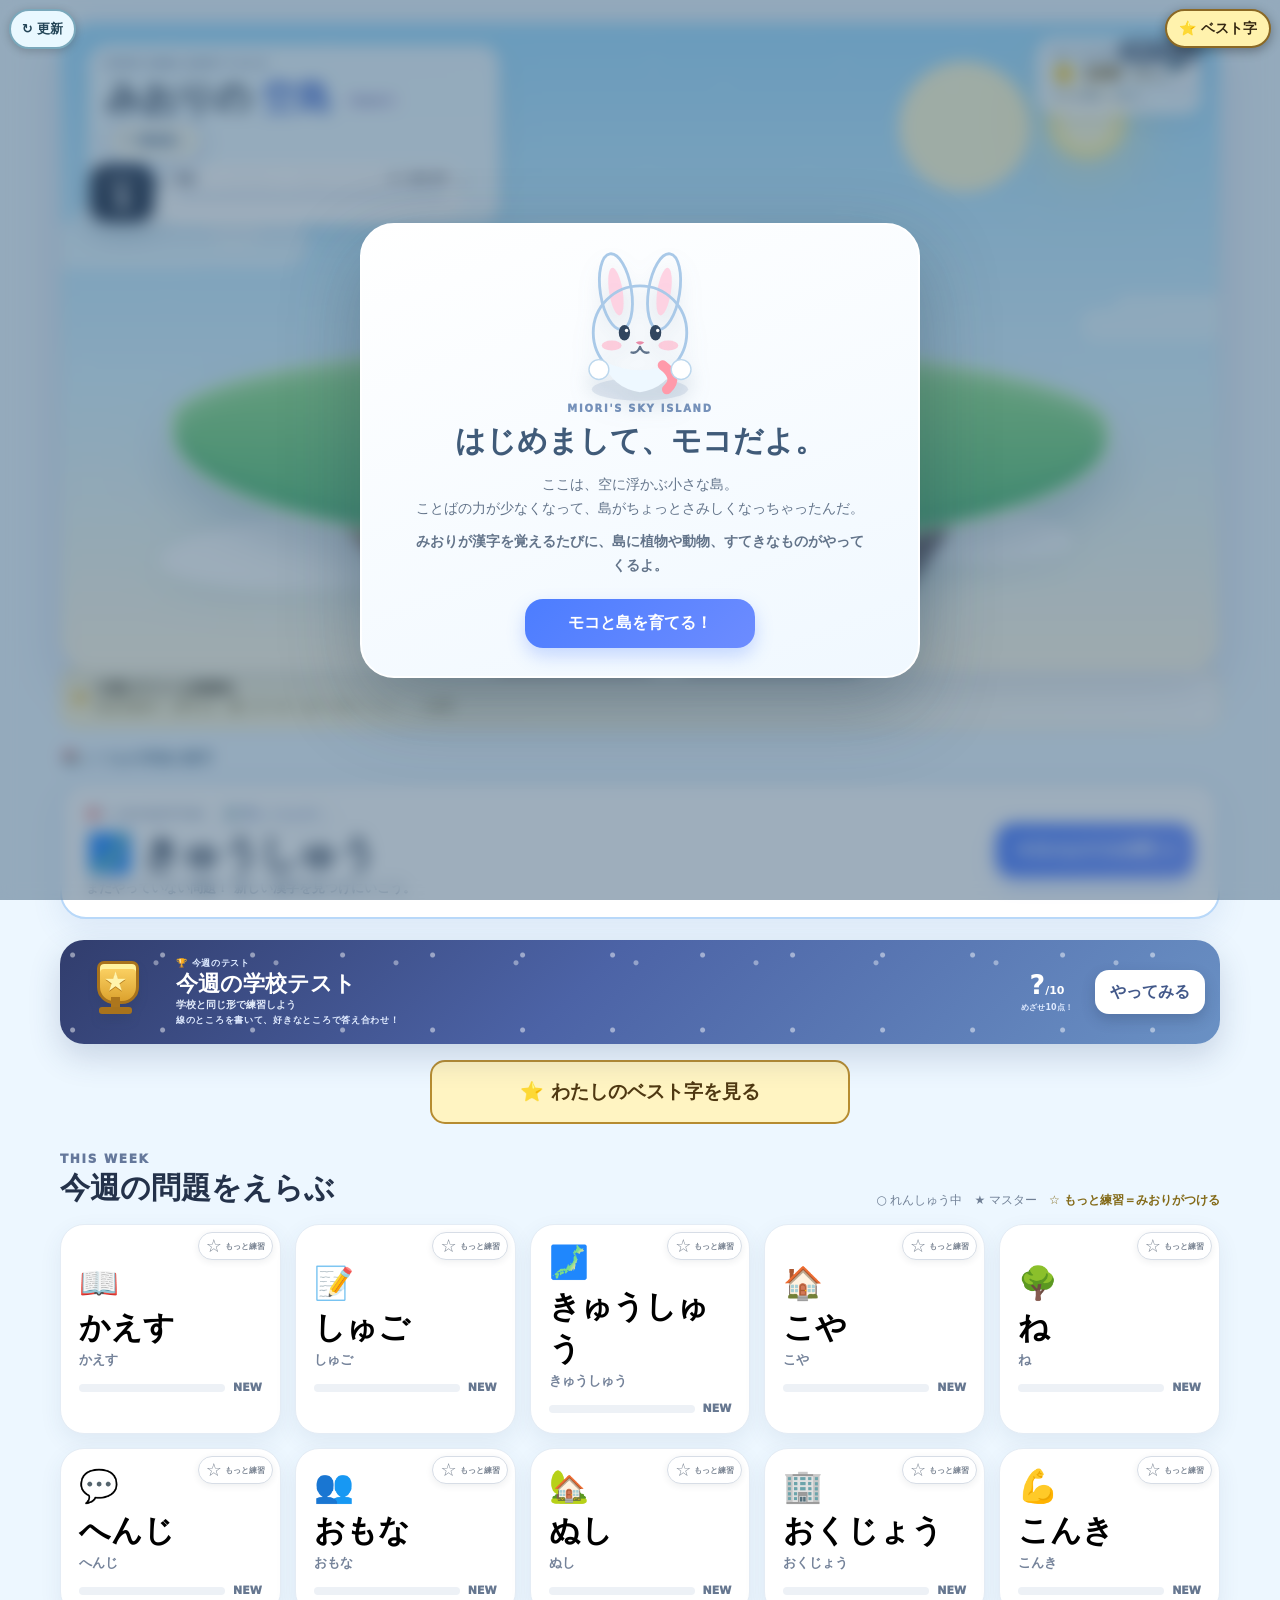
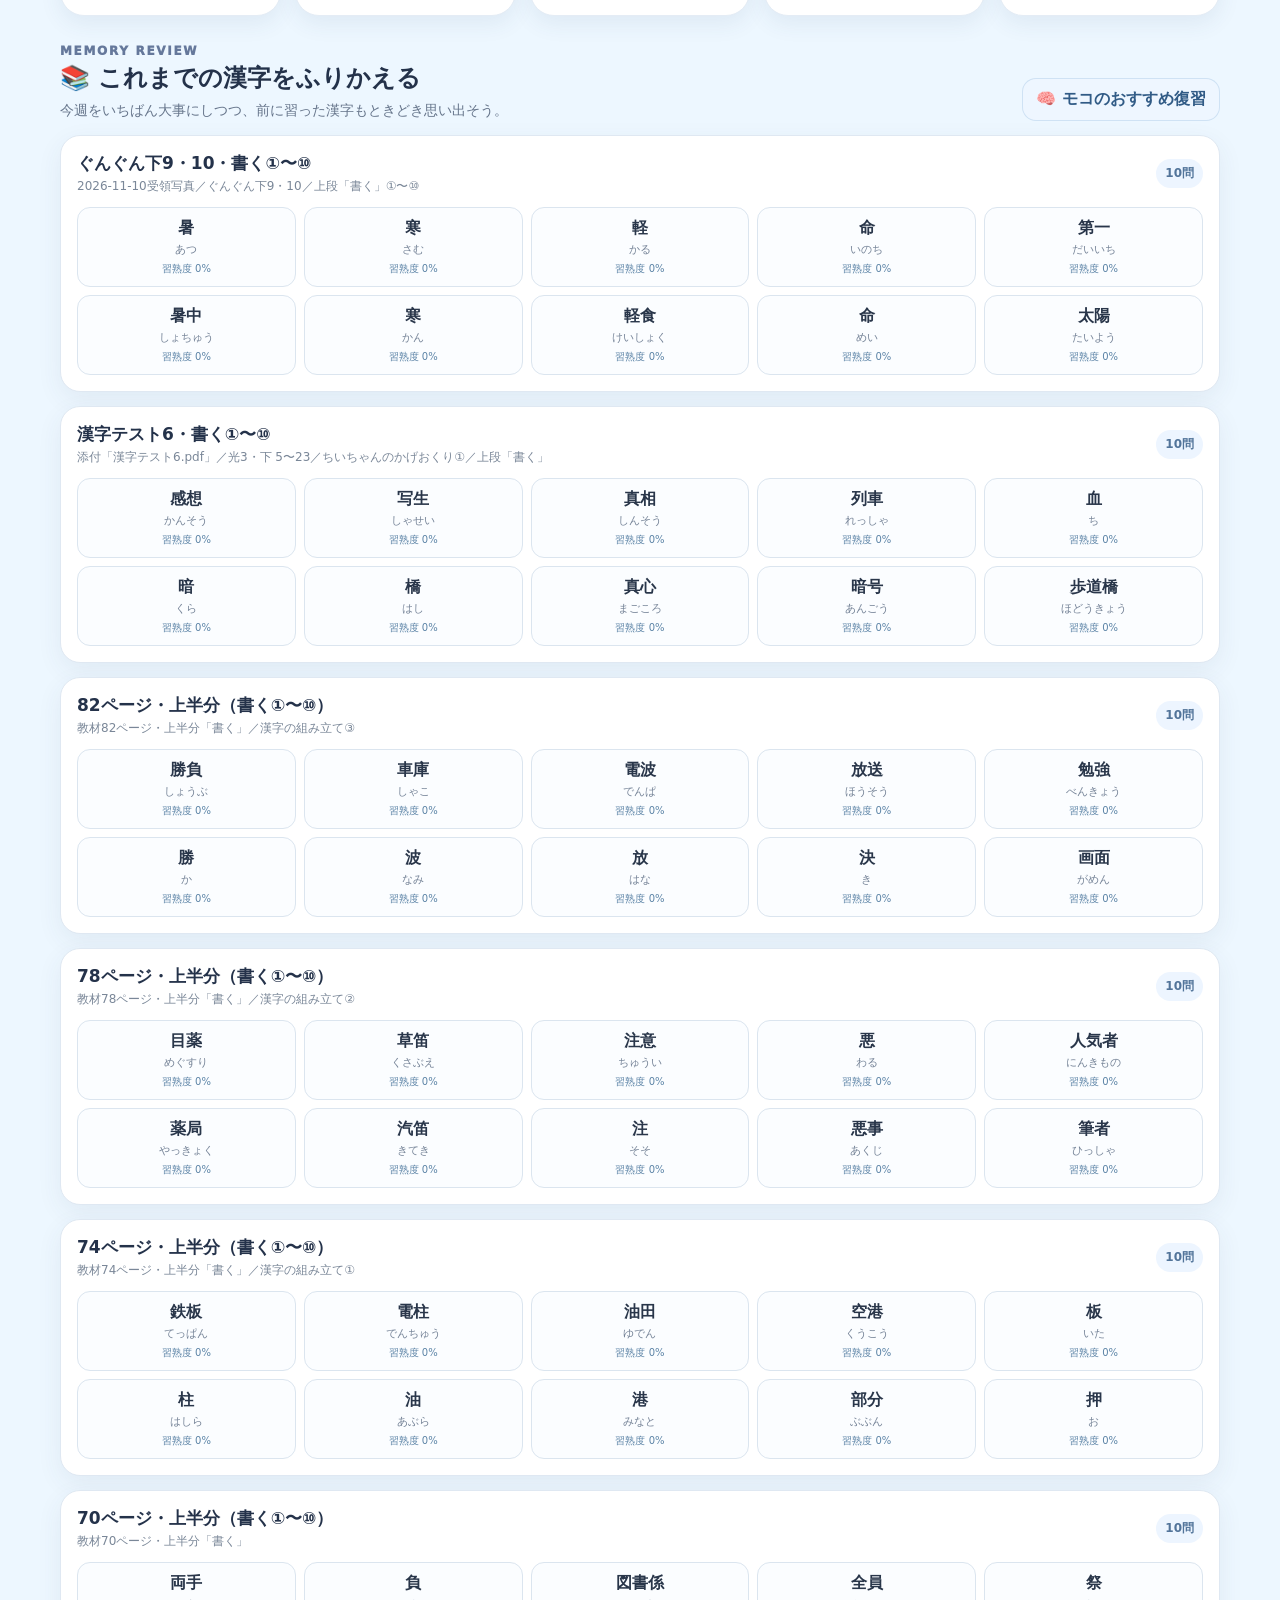
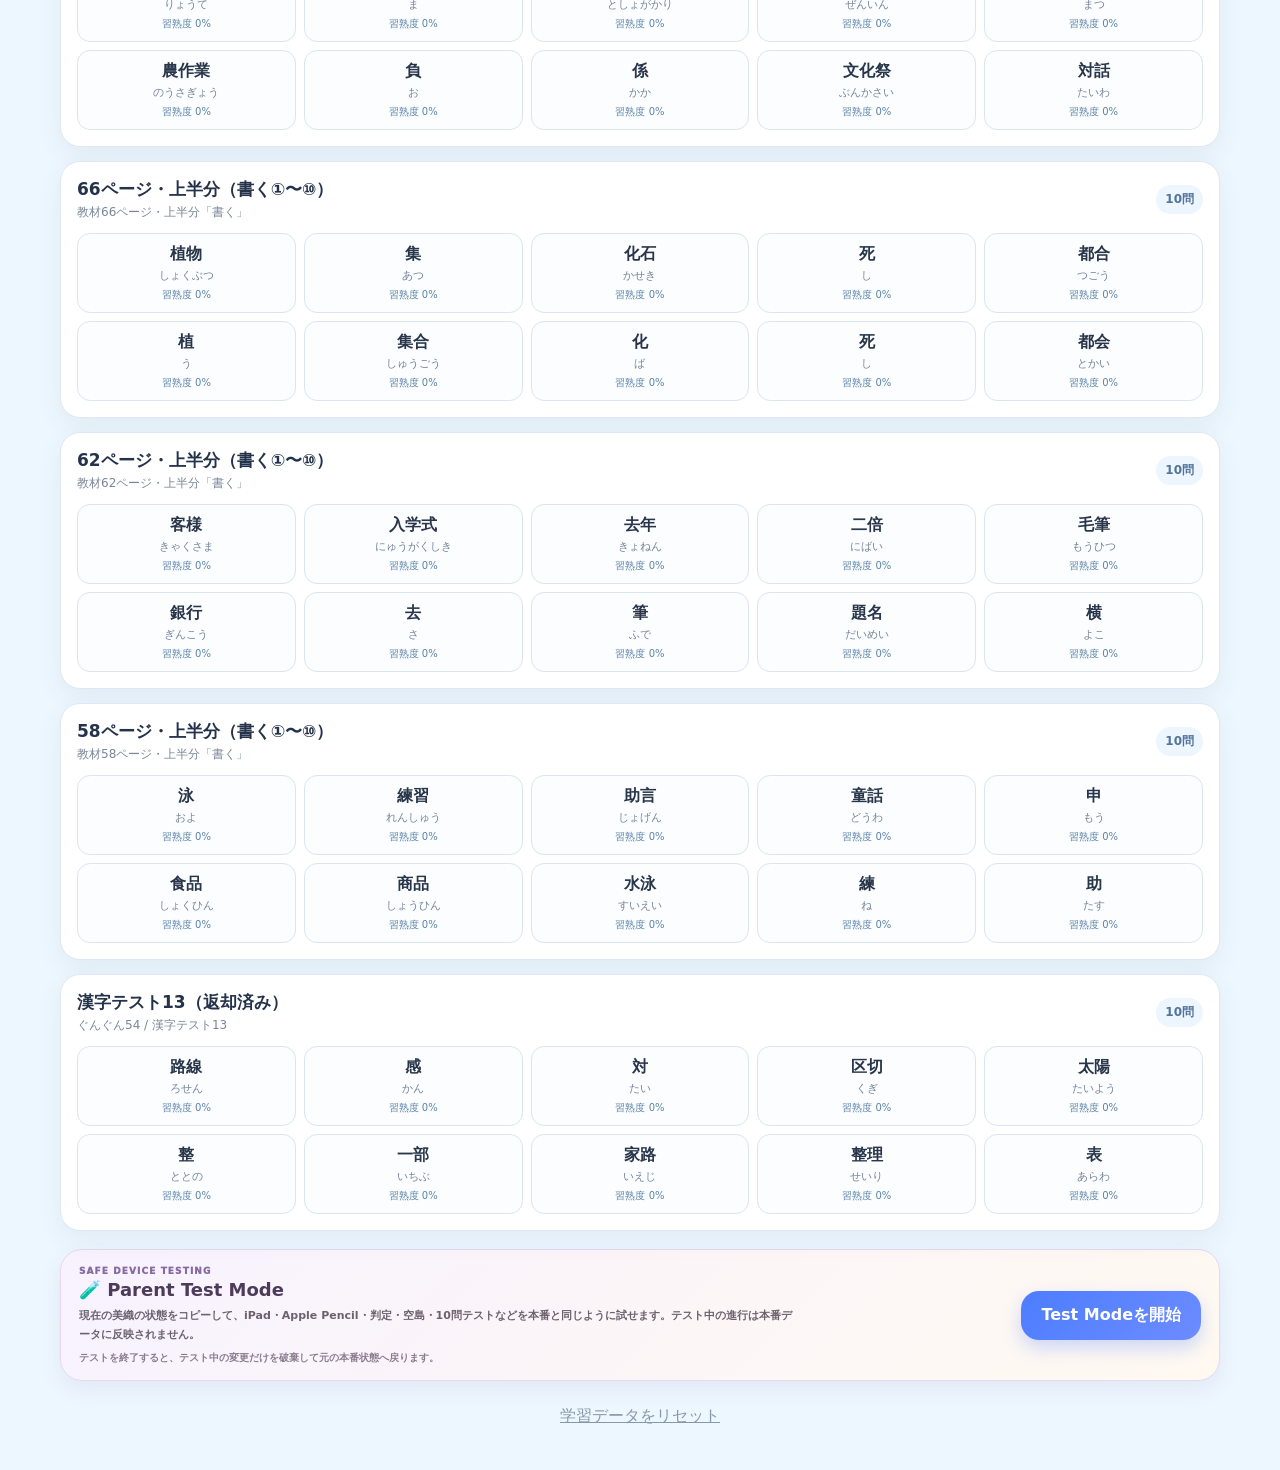
<file: index.html>
<!doctype html>
<html lang="ja">
<head>
<meta charset="utf-8">
<meta name="viewport" content="width=device-width,initial-scale=1,viewport-fit=cover,user-scalable=no">
<title>Miori Kanji Quest v2.9.4</title>
<link rel="manifest" href="./manifest.webmanifest?v=3031">
<link rel="apple-touch-icon" sizes="180x180" href="./apple-touch-icon.png?v=2700">
<link rel="icon" type="image/png" sizes="32x32" href="./favicon-32.png?v=2700">
<link rel="icon" type="image/png" sizes="16x16" href="./favicon-16.png?v=2700">
<link rel="stylesheet" href="./style-v10.css?v=2030">
<link rel="stylesheet" href="./style-v11.css?v=2030">
<link rel="stylesheet" href="./style-v12.css?v=2030">
<link rel="stylesheet" href="./style-v13.css?v=2030">
<link rel="stylesheet" href="./style-v14.css?v=2030">
<link rel="stylesheet" href="./style-v15.css?v=2030">
<link rel="stylesheet" href="./style-v15-navfix.css?v=2030">
<link rel="stylesheet" href="./style-v16.css?v=2030">
<link rel="stylesheet" href="./style-v17.css?v=2030">
<link rel="stylesheet" href="./style-v18.css?v=2030">
<link rel="stylesheet" href="./style-v19.css?v=2030">
<link rel="stylesheet" href="./style-v20.css?v=2030">
<link rel="stylesheet" href="./style-v201.css?v=2030">
<link rel="stylesheet" href="./style-v202.css?v=2030">
<link rel="stylesheet" href="./style-v203.css?v=2030">
<link rel="stylesheet" href="./style-v210.css?v=2102">
<link rel="stylesheet" href="./test-mode-v261.css?v=2610">
<meta name="theme-color" content="#edf7ff">
<meta name="application-name" content="Miori Kanji Quest">
<meta name="mobile-web-app-capable" content="yes">
<meta name="apple-touch-fullscreen" content="yes">
<meta name="apple-mobile-web-app-capable" content="yes">
<meta name="apple-mobile-web-app-status-bar-style" content="default">
<meta name="apple-mobile-web-app-title" content="Kanji Quest">
<script>window.MioriReleaseVersion='v2.9.4';</script>
</head>
<body>
<button id="bestGalleryGlobalOpen" type="button" aria-label="保存したベスト字を見る" onclick="if(window.MioriBestGalleryV302?.open){window.MioriBestGalleryV302.open()}else{alert('ベスト字の画面を読み込み中です。もう一度おしてください。')}" style="position:fixed;top:calc(env(safe-area-inset-top,0px) + 9px);right:calc(env(safe-area-inset-right,0px) + 9px);z-index:34000;display:block;visibility:visible;opacity:1;max-width:42vw;padding:9px 12px;border:2px solid #8b6925;border-radius:999px;background:#fff2ad;color:#342712;font:bold 14px system-ui;line-height:1.2;box-shadow:0 3px 12px #0005;cursor:pointer">⭐ ベスト字</button>
<div id="app">
  <section id="homeScreen" class="screen active">
    <div class="homeShell">
      <header class="hero">
        <div class="heroCopy">
          <div class="eyebrow">MIORI KANJI QUEST <span>v2.9.4</span></div>
          <h1>みおりの <em>空島</em></h1>
          <p>モコといっしょに、ことばの力で島を育てよう。</p>
          <div class="levelRow">
            <div class="levelBadge"><span>LEVEL</span><b id="levelNum">1</b></div>
            <div class="xpBox">
              <div class="xpText"><span id="worldName">草原</span><b id="xpText">0 / 100 XP</b></div>
              <div class="xpTrack"><div id="xpFill"></div></div>
            </div>
          </div>
        </div>
        <div class="skyArt" aria-hidden="true">
          <div class="sunOrb">☀️</div>
          <div class="cloud cloudA">☁️</div><div class="cloud cloudB">☁️</div>
          <div class="island">🏝️</div><div class="rocket">✏️</div><div class="altitude" id="altitudeLabel">GROUND</div>
        </div>
        <div class="buildFlagV202">NEW v2.9.4</div>
        <button id="treasureFallbackV202" class="treasureBtnV20 treasureFallbackV202" type="button" aria-label="モコの宝箱をひらく"><span class="miniChestV20"><i></i></span><span>モコの宝箱</span></button>
      </header>

      <section id="weeklyStaticV202" class="weeklyCardV20 weeklyCardV202">
        <div class="weeklyMiniTrophyV20"><div class="fallbackTrophyV202"><i></i></div></div>
        <div class="weeklyCardCopyV20"><span>✏️ 今週の漢字</span><b>今週の学校テスト</b><small>学校と同じ形で練習しよう</small><span class="weeklyStaticNoteV202">線のところを書いて、好きなところで答え合わせ！</span></div>
        <div class="weeklyCardGoalV20"><strong>?<small>/10</small></strong><span>めざせ10点！</span></div>
        <button id="weeklyStaticOpenV202" type="button">やってみる</button>
      </section>

      <section class="recommendCard">
        <div><div class="smallLabel">🎯 いまのおすすめ</div><div id="recommendWord" class="recommendWord">今週の漢字</div><div id="recommendReason" class="recommendReason">まずはここから！</div></div>
        <button id="recommendBtn" class="primaryBtn">おすすめ練習 →</button>
      </section>

      <button id="bestGalleryOpen" class="bestGalleryOpen" type="button" style="display:block;width:min(92%,420px);margin:14px auto 18px;padding:17px;background:#fff4c2;border:2px solid #b68c31;border-radius:15px;color:#4f3812;font-size:19px;font-weight:800">⭐ わたしのベスト字を見る</button>

      <section class="selectSection">
        <div class="sectionHead"><div><div class="smallLabel">FREE SELECT</div><h2>好きな問題をえらぶ</h2></div><div class="legend"><span>○ れんしゅう中</span><span>★ マスター</span></div></div>
        <div id="missionGrid" class="missionGrid"></div>
      </section>
      <button id="resetProgressBtn" class="resetBtn">学習データをリセット</button>
    </div>
  </section>

  <section id="challengeScreen" class="screen">
    <header class="playTop"><button id="backHomeBtn" class="backBtn" type="button">← 空島へ</button><div class="playTitle"><span id="stageLabel">もんだい 1</span><b id="wordTitle">漢字チャレンジ</b></div><div id="playLevel" class="miniLevel">LV 1</div></header>
    <div class="challengeLayout">
      <main class="writingPane">
        <div class="wordProgress" id="wordProgress"></div><div id="charPrompt" class="charPrompt">漢字を書いてみよう</div>
        <div class="canvasShell">
          <canvas id="writeCanvas" width="760" height="760"></canvas><svg id="hintSvg" class="hintSvg" viewBox="0 0 109 109" aria-hidden="true"></svg>
          <div class="guideLine v"></div><div class="guideLine h"></div><div id="hintBubble" class="hintBubble"></div>
        </div>
        <div id="statusLine" class="statusLine">思い出せたら、そのまま書いてみよう ✏️</div>
        <div class="writeActions"><button id="undoBtn" class="toolBtn">↩ 1画もどす</button><button id="clearBtn" class="toolBtn">消す</button><button id="checkBtn" class="checkBtn">できた！判定</button></div>
        <div class="helpDock">
          <div class="helpTop"><div><b>💡 HELP</b><span>必要なところだけ、少しずつ見よう</span></div><div id="helpPips" class="helpPips"></div></div>
          <div class="helpButtons"><button id="helpBtn" class="helpBtn">✏️ 次の1画ヒント</button><button id="fullHintBtn" class="fullHintBtn">👀 ぜんぶ見る</button></div>
          <div id="shapeHintLine" class="shapeHintLine" hidden></div>
          <div class="helpNote">左は1画ずつ。どうしても分からない時だけ「ぜんぶ見る」でOK！</div>
        </div>
      </main>
      <aside class="questionPaper"><div class="paperTag">きょうの もんだい</div><div id="verticalQuestion" class="verticalQuestion"></div><div id="questionIcon" class="questionIcon"></div></aside>
    </div>
  </section>

  <section id="reviewScreen" class="screen">
    <div class="reviewShell">
      <div class="celebrate">✨ NICE! ✨</div><h2 id="reviewTitle">「感」できた！</h2><p class="reviewLead">自分の字と、書き順のお手本を見くらべよう。</p>
      <div class="compareGrid">
        <div class="compareCard"><div class="compareLabel">みおりの字</div><img id="userPreview" alt="自分で書いた字"></div>
        <div class="compareCard sampleCard"><div class="compareLabel">お手本（書き順）</div><div id="sampleGlyph" class="sampleGlyph"></div></div>
      </div>
      <div id="judgeBadges" class="judgeBadges"></div><div id="secretMini" class="secretMini"></div>
      <div class="reviewActions"><button id="reviewStrokeBtn" class="secondaryBtn">↻ お手本をもう一回</button><button id="retryWriteBtnV16" class="secondaryBtn" type="button">✏️ もう一回書く</button><button id="reviewNextBtn" class="primaryBtn">つぎへ →</button></div>
    </div>
  </section>

  <section id="okuriScreen" class="screen">
    <div class="okuriShell">
      <div class="eyebrow">OKURIGANA CHECK</div>
      <h2>送り仮名をえらぼう</h2>
      <p id="okuriPrompt" class="okuriLead">「ととのえる」の送り仮名はどれ？</p>
      <div class="okuriWordBuild"><span id="okuriKanji" class="okuriKanji">整</span><span id="okuriSlot" class="okuriSlot">？</span></div>
      <div id="okuriChoices" class="okuriChoices"></div>
      <div id="okuriFeedback" class="okuriFeedback"></div>
      <button id="okuriNextBtn" class="primaryBtn" hidden>正解！ →</button>
    </div>
  </section>

  <section id="strokeScreen" class="screen">
    <header class="playTop"><button id="closeStrokeBtn" class="backBtn">← おさらいにもどる</button><div class="playTitle"><span>STROKE REVIEW</span><b id="strokeCharLabel">感</b></div><div></div></header>
    <div class="strokeBody"><div class="strokeStage"><svg id="strokeSvg" viewBox="0 0 109 109"></svg><div id="pencil" class="pencil">✏️</div></div><div id="strokeMsg" class="strokeMsg">書き順を準備中…</div><div class="strokeActions"><button id="replayStrokeBtn" class="secondaryBtn">▶ もう一回</button><button id="returnReviewBtn" class="primaryBtn">OK、もどる！</button></div></div>
  </section>

  <section id="resultScreen" class="screen">
    <div class="resultShell"><div id="resultIcon" class="resultIcon">🚀</div><div class="eyebrow">正解！</div><h2 id="resultTitle">正解！</h2><div id="xpGain" class="xpGain"></div><div id="masteryMessage" class="masteryMessage"></div><div class="resultActions"><button id="nextRecommendBtn" class="primaryBtn">次の問題へ →</button><button id="resultHomeBtn" class="secondaryBtn" type="button" style="display:none">🏝️ 空島に戻る</button></div></div>
  </section>
</div>
<script src="./test-mode-v261.js?v=2610"></script>
<script src="./data-v10.js?v=2600"></script>
<script src="./data-v11-patch.js?v=2600"></script>
<script src="./data-packs.js?v=20261114-ch10-deployfix&amp;fix=20261119-kanji14"></script>
<script src="./app-v10.js?v=20261025-pwa303"></script>
<script src="./app-v11-patch.js?v=20260921"></script>
<script src="./app-v12-patch.js?v=2030"></script>
<script src="./app-v13-patch.js?v=2030"></script>
<script src="./app-v14-patch.js?v=2030"></script>
<script src="./app-v14-fix.js?v=2030"></script>
<script src="./app-v15-patch.js?v=2030"></script>
<script src="./app-v15-navfix.js?v=2030"></script>
<script src="./app-v16-patch.js?v=2030"></script>
<script src="./app-v17-patch.js?v=2030"></script>
<script src="./app-v18-patch.js?v=2030"></script>
<script src="./app-v201-patch.js?v=2030"></script>
<script src="./app-v203-patch.js?v=20260921"></script>
<script src="./app-v204-patch.js?v=2043"></script>
<script src="./app-v210-patch.js?v=2102"></script>
<script src="./app-v220-patch.js?v=2210"></script>
<script src="./app-v222-patch.js?v=2220"></script>
<script src="./app-v223-fix.js?v=2221"></script>
<script src="./app-v223-patch.js?v=2230"></script>
<script src="./app-v224-patch.js?v=2240"></script>
<script src="./app-v225-patch.js?v=2250"></script>
<script src="./app-v226-fix.js?v=2260"></script>
<script src="./app-v227-fix.js?v=2270"></script>
<script src="./app-v228-hint.js?v=2501"></script>
<script src="./app-v230-print-test.js?v=20260923"></script>
<script src="./app-v231-print-test-fix.js?v=20260923"></script>
<script src="./app-v235-paper-pdf.js?v=20260923-landscape"></script>
<script src="./app-v236-school-test.js?v=20261017-stroke-fit2"></script>
<script src="./app-v232-polish.js?v=2320"></script>
<script src="./app-v234-stability.js?v=2343"></script>
<script src="./app-v240-release.js?v=3022&amp;fix=20261116"></script>
<script src="./app-v302-best-gallery.js?v=3022"></script>
<!-- github-pages-release: v2.9.4 distinct-inter-island-flight-and-direct-internal-return -->
<script src="./pwa-update-v303.js?v=20261114-ch10-deployfix&amp;fix=20261116&amp;week=20261119-kanji14"></script>
</body>
</html>
</file>
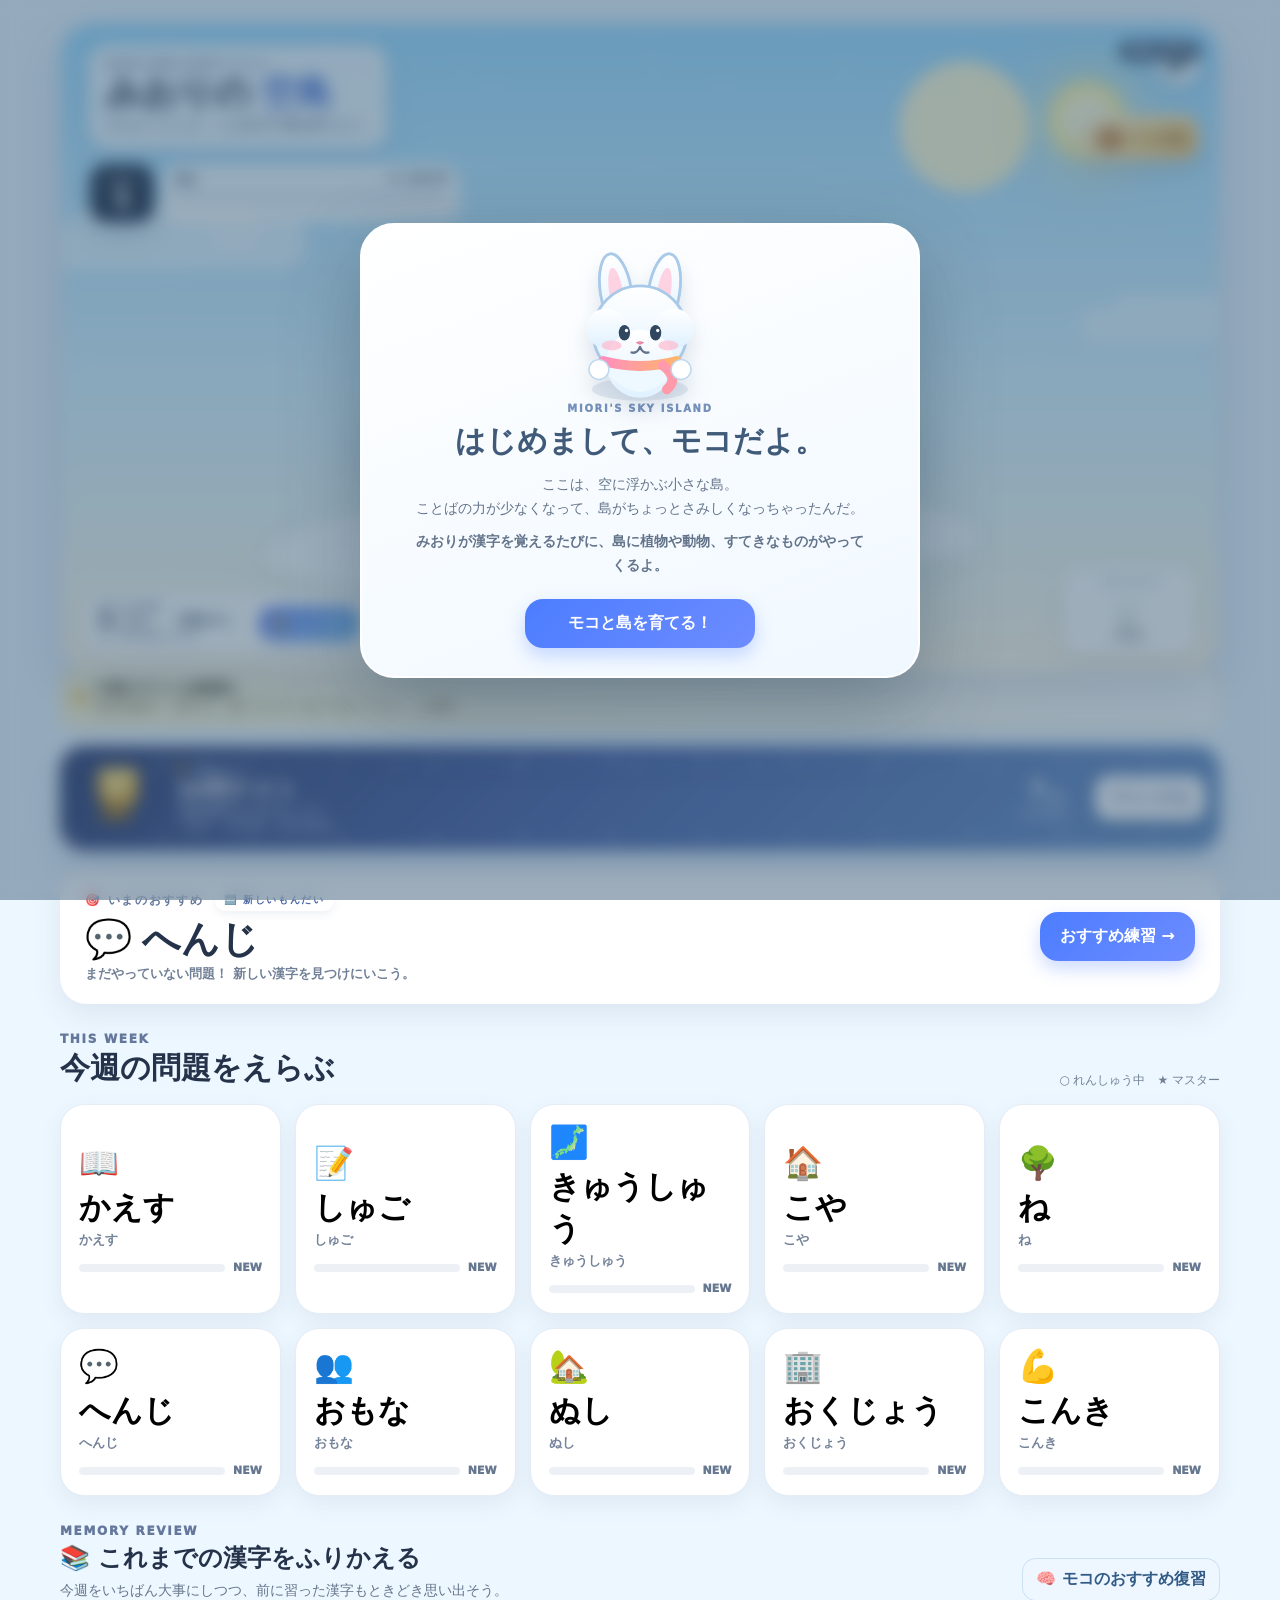
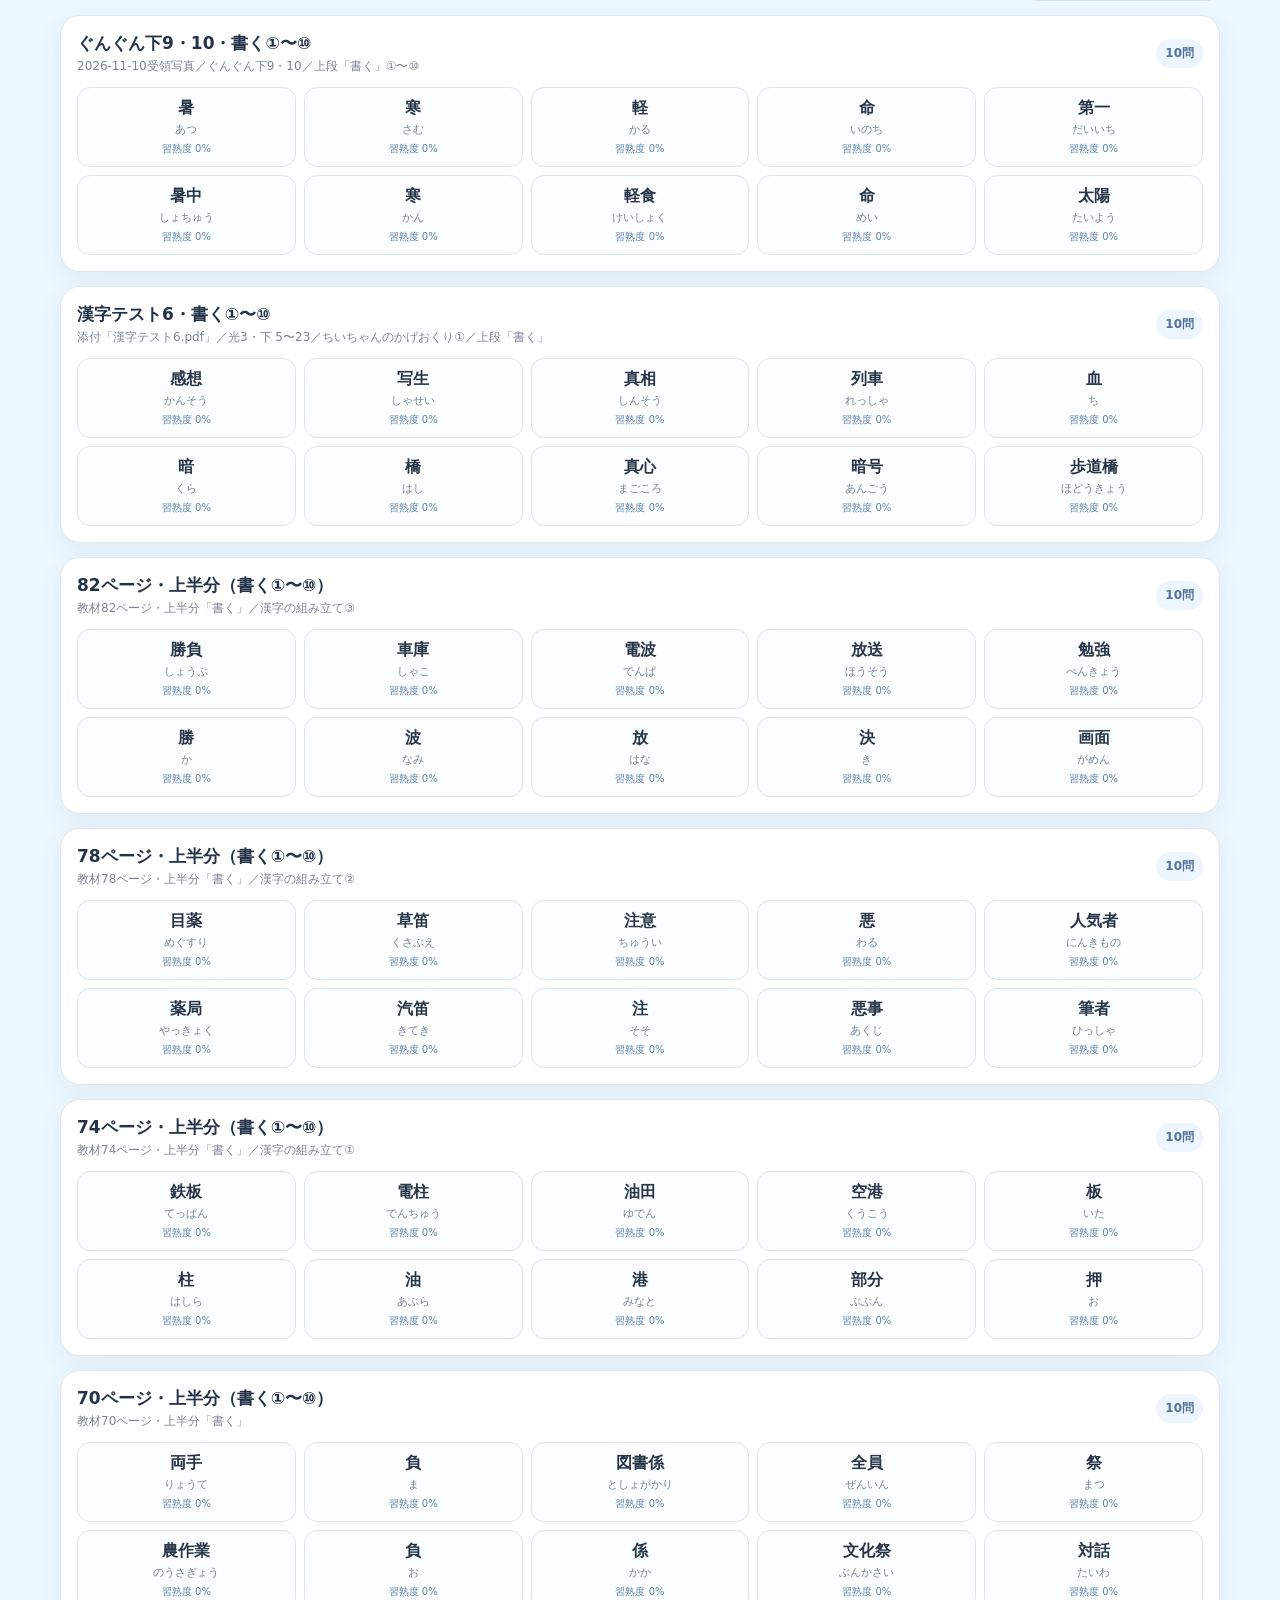
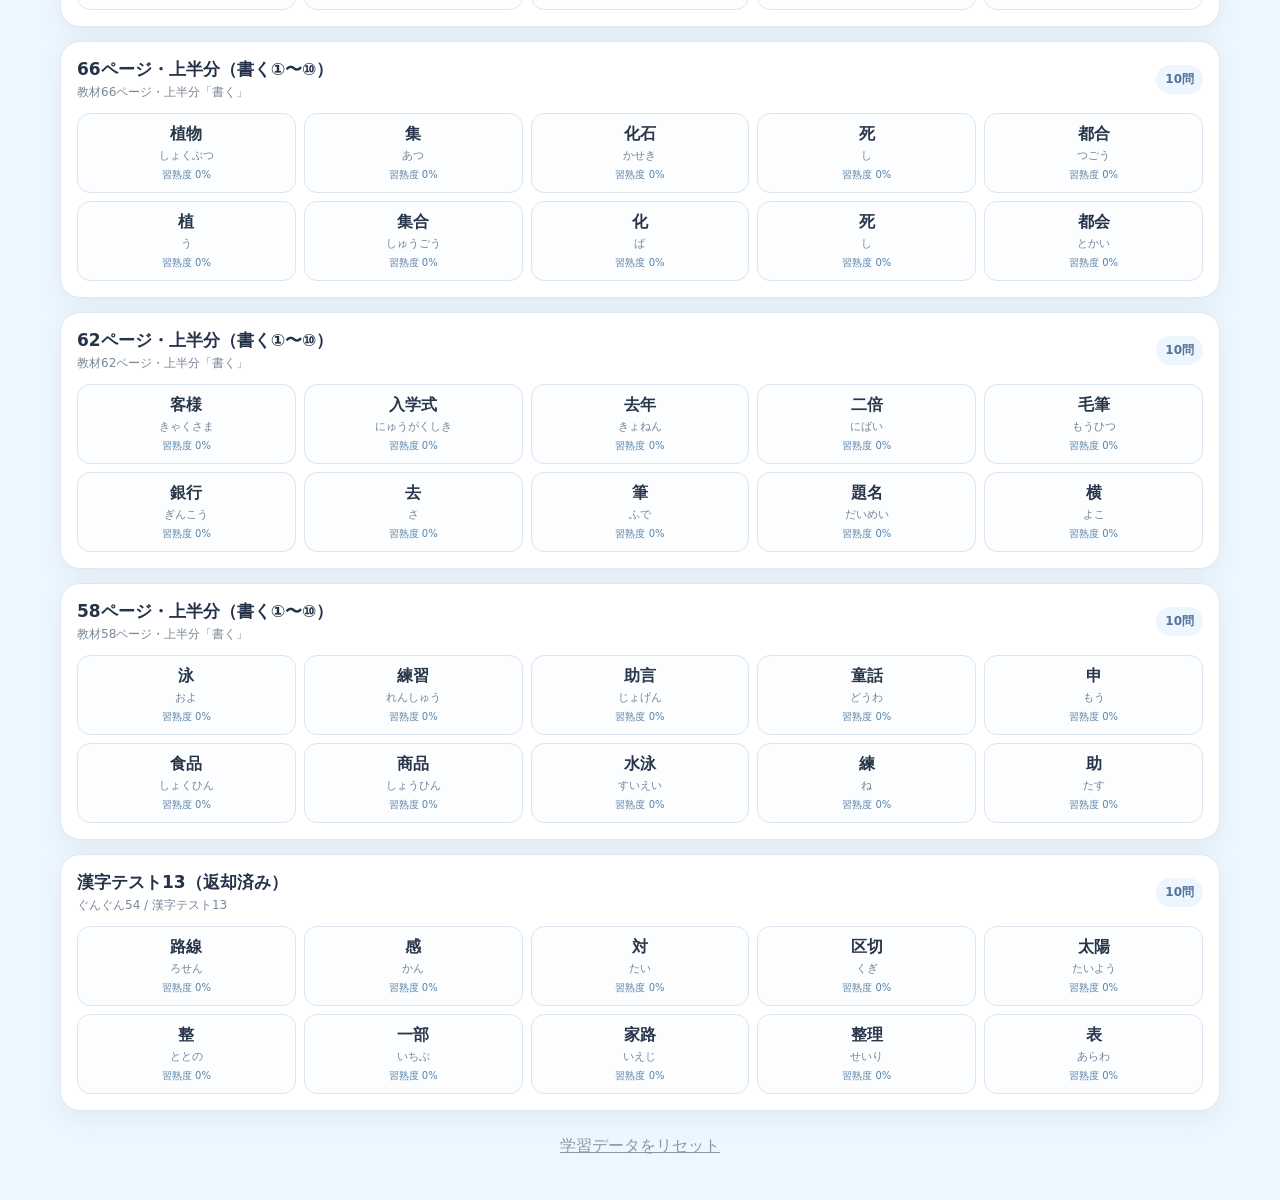
<file: latest-v210.html>
<!doctype html>
<html lang="ja">
<head>
<meta charset="utf-8">
<meta name="viewport" content="width=device-width,initial-scale=1,viewport-fit=cover,user-scalable=no">
<meta http-equiv="Cache-Control" content="no-cache, no-store, must-revalidate">
<meta http-equiv="Pragma" content="no-cache">
<meta http-equiv="Expires" content="0">
<title>Miori Kanji Quest v2.1.0</title>
<link rel="stylesheet" href="./style-v10.css?v=2030">
<link rel="stylesheet" href="./style-v11.css?v=2030">
<link rel="stylesheet" href="./style-v12.css?v=2030">
<link rel="stylesheet" href="./style-v13.css?v=2030">
<link rel="stylesheet" href="./style-v14.css?v=2030">
<link rel="stylesheet" href="./style-v15.css?v=2030">
<link rel="stylesheet" href="./style-v15-navfix.css?v=2030">
<link rel="stylesheet" href="./style-v16.css?v=2030">
<link rel="stylesheet" href="./style-v17.css?v=2030">
<link rel="stylesheet" href="./style-v18.css?v=2030">
<link rel="stylesheet" href="./style-v19.css?v=2030">
<link rel="stylesheet" href="./style-v20.css?v=2030">
<link rel="stylesheet" href="./style-v201.css?v=2030">
<link rel="stylesheet" href="./style-v202.css?v=2030">
<link rel="stylesheet" href="./style-v203.css?v=2030">
<link rel="stylesheet" href="./style-v210.css?v=2100">
<meta name="theme-color" content="#edf7ff">
<meta name="apple-mobile-web-app-capable" content="yes">
<meta name="apple-mobile-web-app-status-bar-style" content="default">
<meta name="apple-mobile-web-app-title" content="Kanji Quest">
<script>if('serviceWorker' in navigator){navigator.serviceWorker.getRegistrations().then(rs=>rs.forEach(r=>r.unregister())).catch(()=>{});}</script>
</head>
<body>
<div id="app">
  <section id="homeScreen" class="screen active">
    <div class="homeShell">
      <header class="hero">
        <div class="heroCopy">
          <div class="eyebrow">MIORI KANJI QUEST <span>v2.1.0</span></div>
          <h1>みおりの <em>空島</em></h1>
          <p>モコといっしょに、ことばの力で島を育てよう。</p>
          <div class="levelRow">
            <div class="levelBadge"><span>LEVEL</span><b id="levelNum">1</b></div>
            <div class="xpBox">
              <div class="xpText"><span id="worldName">草原</span><b id="xpText">0 / 100 XP</b></div>
              <div class="xpTrack"><div id="xpFill"></div></div>
            </div>
          </div>
        </div>
        <div class="skyArt" aria-hidden="true">
          <div class="sunOrb">☀️</div>
          <div class="cloud cloudA">☁️</div><div class="cloud cloudB">☁️</div>
          <div class="island">🏝️</div><div class="rocket">✏️</div><div class="altitude" id="altitudeLabel">GROUND</div>
        </div>
        <div class="buildFlagV202">NEW v2.1.0</div>
        <button id="treasureFallbackV202" class="treasureBtnV20 treasureFallbackV202" type="button" aria-label="モコの宝箱をひらく"><span class="miniChestV20"><i></i></span><span>モコの宝箱</span></button>
      </header>

      <section id="weeklyStaticV202" class="weeklyCardV20 weeklyCardV202">
        <div class="weeklyMiniTrophyV20"><div class="fallbackTrophyV202"><i></i></div></div>
        <div class="weeklyCardCopyV20"><span>🏆 今週のまとめ</span><b>10問テスト</b><small>今週の漢字をまとめてチェック！</small><span class="weeklyStaticNoteV202">○は1点・△は0.5点　めざせ10点！</span></div>
        <div class="weeklyCardGoalV20"><strong>?<small>/10</small></strong><span>めざせ10点！</span></div>
        <button id="weeklyStaticOpenV202" type="button">テストする</button>
      </section>

      <section class="recommendCard">
        <div><div class="smallLabel">🎯 いまのおすすめ</div><div id="recommendWord" class="recommendWord">路線</div><div id="recommendReason" class="recommendReason">まずはここから！</div></div>
        <button id="recommendBtn" class="primaryBtn">おすすめ練習 →</button>
      </section>

      <section class="selectSection">
        <div class="sectionHead"><div><div class="smallLabel">FREE SELECT</div><h2>好きな問題をえらぶ</h2></div><div class="legend"><span>○ れんしゅう中</span><span>★ マスター</span></div></div>
        <div id="missionGrid" class="missionGrid"></div>
      </section>
      <button id="resetProgressBtn" class="resetBtn">学習データをリセット</button>
    </div>
  </section>

  <section id="challengeScreen" class="screen">
    <header class="playTop"><button id="backHomeBtn" class="backBtn" type="button">← 空島へ</button><div class="playTitle"><span id="stageLabel">MISSION 1</span><b id="wordTitle">漢字チャレンジ</b></div><div id="playLevel" class="miniLevel">LV 1</div></header>
    <div class="challengeLayout">
      <main class="writingPane">
        <div class="wordProgress" id="wordProgress"></div><div id="charPrompt" class="charPrompt">漢字を書いてみよう</div>
        <div class="canvasShell">
          <canvas id="writeCanvas" width="760" height="760"></canvas><svg id="hintSvg" class="hintSvg" viewBox="0 0 109 109" aria-hidden="true"></svg>
          <div class="guideLine v"></div><div class="guideLine h"></div><div id="hintBubble" class="hintBubble"></div>
        </div>
        <div id="statusLine" class="statusLine">思い出せたら、そのまま書いてみよう ✏️</div>
        <div class="writeActions"><button id="undoBtn" class="toolBtn">↩ 1画もどす</button><button id="clearBtn" class="toolBtn">消す</button><button id="checkBtn" class="checkBtn">できた！判定</button></div>
        <div class="helpDock">
          <div class="helpTop"><div><b>💡 HELP</b><span>必要なところだけ、少しずつ見よう</span></div><div id="helpPips" class="helpPips"></div></div>
          <div class="helpButtons"><button id="helpBtn" class="helpBtn">✏️ 次の1画ヒント</button><button id="fullHintBtn" class="fullHintBtn">👀 ぜんぶ見る</button></div>
          <div id="shapeHintLine" class="shapeHintLine" hidden></div>
          <div class="helpNote">左は1画ずつ。どうしても分からない時だけ「ぜんぶ見る」でOK！</div>
        </div>
      </main>
      <aside class="questionPaper"><div class="paperTag">きょうの もんだい</div><div id="verticalQuestion" class="verticalQuestion"></div><div id="questionIcon" class="questionIcon"></div></aside>
    </div>
  </section>

  <section id="reviewScreen" class="screen">
    <div class="reviewShell">
      <div class="celebrate">✨ NICE! ✨</div><h2 id="reviewTitle">「感」できた！</h2><p class="reviewLead">自分の字と、書き順のお手本を見くらべよう。</p>
      <div class="compareGrid">
        <div class="compareCard"><div class="compareLabel">みおりの字</div><img id="userPreview" alt="自分で書いた字"></div>
        <div class="compareCard sampleCard"><div class="compareLabel">お手本（書き順）</div><div id="sampleGlyph" class="sampleGlyph"></div></div>
      </div>
      <div id="judgeBadges" class="judgeBadges"></div><div id="secretMini" class="secretMini"></div>
      <div class="reviewActions"><button id="reviewStrokeBtn" class="secondaryBtn">↻ お手本をもう一回</button><button id="retryWriteBtnV16" class="secondaryBtn" type="button">✏️ もう一回書く</button><button id="reviewNextBtn" class="primaryBtn">つぎへ →</button></div>
    </div>
  </section>

  <section id="okuriScreen" class="screen">
    <div class="okuriShell">
      <div class="eyebrow">OKURIGANA CHECK</div>
      <h2>送り仮名をえらぼう</h2>
      <p id="okuriPrompt" class="okuriLead">「ととのえる」の送り仮名はどれ？</p>
      <div class="okuriWordBuild"><span id="okuriKanji" class="okuriKanji">整</span><span id="okuriSlot" class="okuriSlot">？</span></div>
      <div id="okuriChoices" class="okuriChoices"></div>
      <div id="okuriFeedback" class="okuriFeedback"></div>
      <button id="okuriNextBtn" class="primaryBtn" hidden>ミッションクリア →</button>
    </div>
  </section>

  <section id="strokeScreen" class="screen">
    <header class="playTop"><button id="closeStrokeBtn" class="backBtn">← おさらいにもどる</button><div class="playTitle"><span>STROKE REVIEW</span><b id="strokeCharLabel">感</b></div><div></div></header>
    <div class="strokeBody"><div class="strokeStage"><svg id="strokeSvg" viewBox="0 0 109 109"></svg><div id="pencil" class="pencil">✏️</div></div><div id="strokeMsg" class="strokeMsg">書き順を準備中…</div><div class="strokeActions"><button id="replayStrokeBtn" class="secondaryBtn">▶ もう一回</button><button id="returnReviewBtn" class="primaryBtn">OK、もどる！</button></div></div>
  </section>

  <section id="resultScreen" class="screen">
    <div class="resultShell"><div id="resultIcon" class="resultIcon">🚀</div><div class="eyebrow">MISSION CLEAR</div><h2 id="resultTitle">路線 クリア！</h2><div id="xpGain" class="xpGain">LEVEL 1</div><div id="masteryMessage" class="masteryMessage"></div><div class="resultActions"><button id="nextRecommendBtn" class="primaryBtn">次のおすすめへ →</button><button id="resultHomeBtn" class="secondaryBtn" type="button">🏝️ 空島に戻る</button></div></div>
  </section>
</div>
<script src="./data-v10.js?v=2030"></script>
<script src="./data-v11-patch.js?v=2030"></script>
<script src="./data-packs.js?v=2100"></script>
<script src="./app-v10.js?v=2030"></script>
<script src="./app-v11-patch.js?v=2030"></script>
<script src="./app-v12-patch.js?v=2030"></script>
<script src="./app-v13-patch.js?v=2030"></script>
<script src="./app-v14-patch.js?v=2030"></script>
<script src="./app-v14-fix.js?v=2030"></script>
<script src="./app-v15-patch.js?v=2030"></script>
<script src="./app-v15-navfix.js?v=2030"></script>
<script src="./app-v16-patch.js?v=2030"></script>
<script src="./app-v17-patch.js?v=2030"></script>
<script src="./app-v18-patch.js?v=2030"></script>
<script src="./app-v201-patch.js?v=2030"></script>
<script src="./app-v203-patch.js?v=2030"></script>
<script src="./app-v204-patch.js?v=2040"></script>
<script src="./app-v210-patch.js?v=2100"></script>
<!-- github-pages-release: v2.1.0 cache-bypass -->
</body>
</html>
</file>
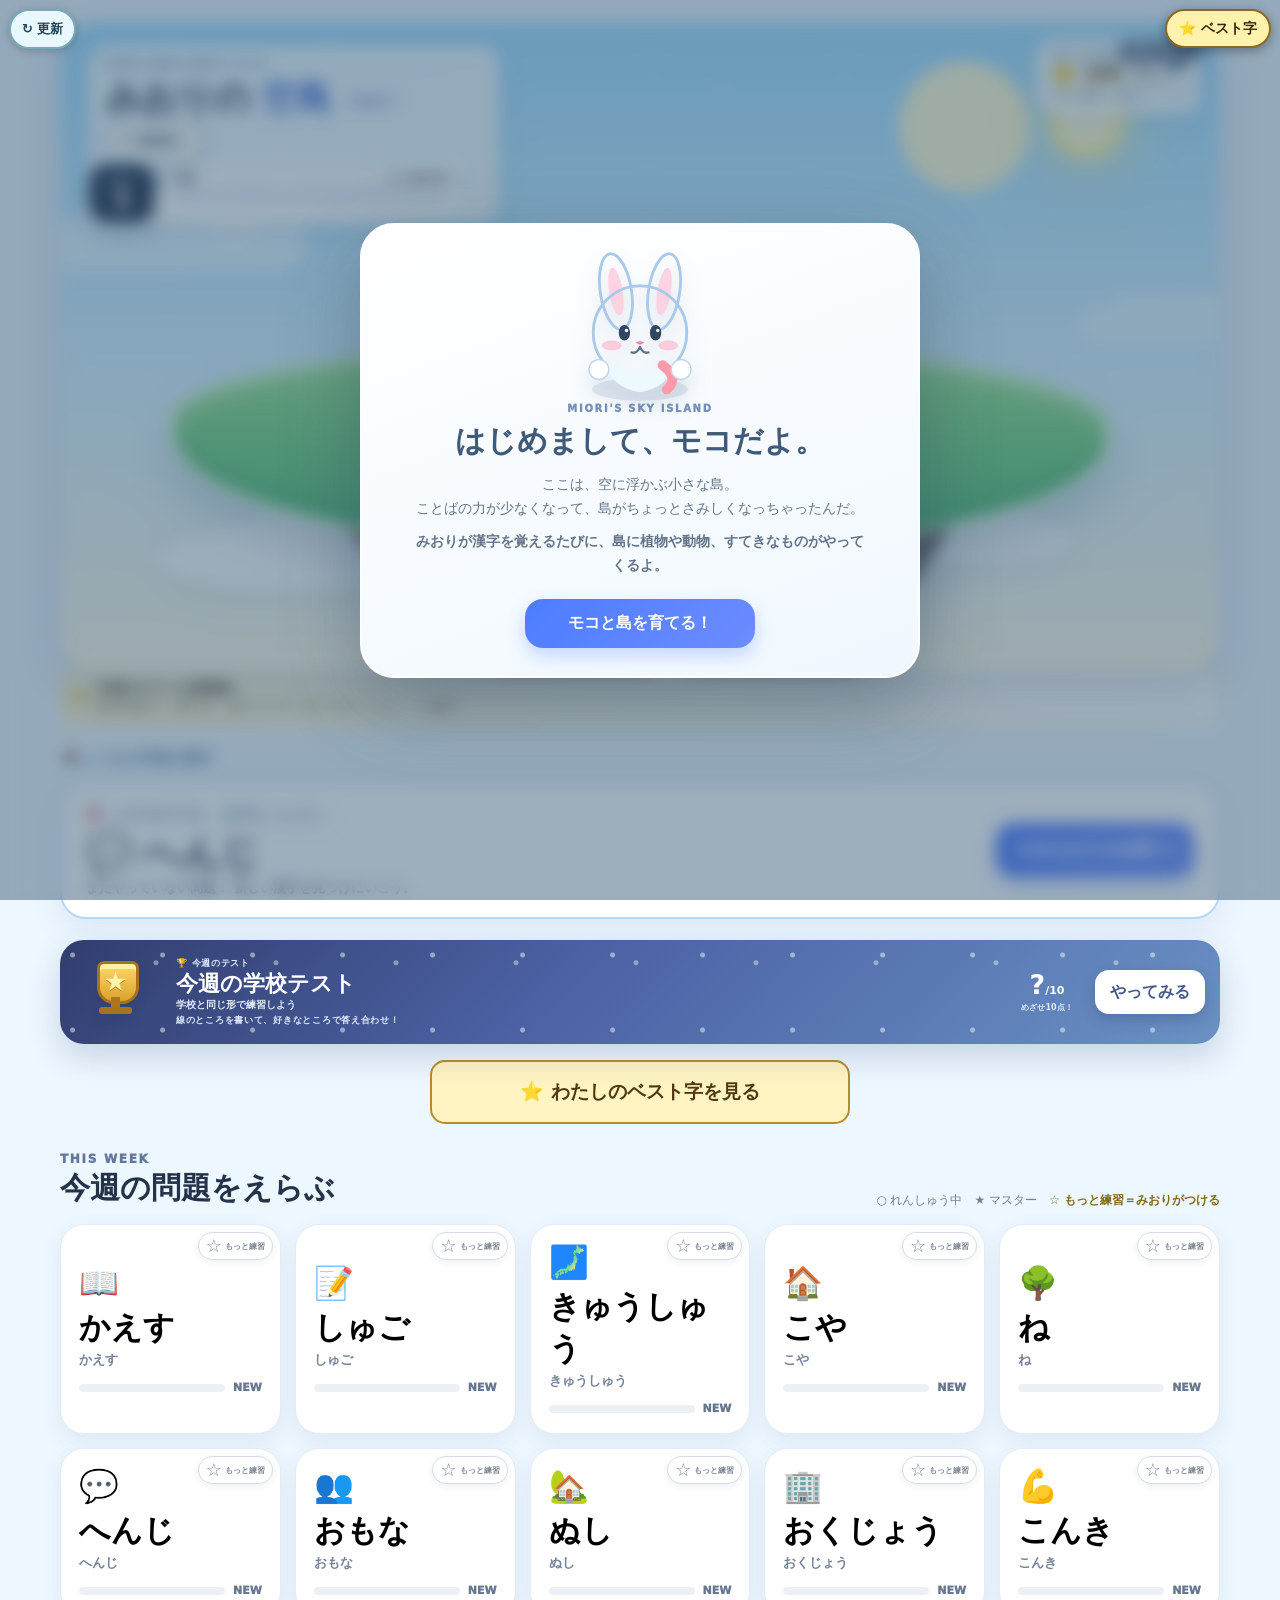
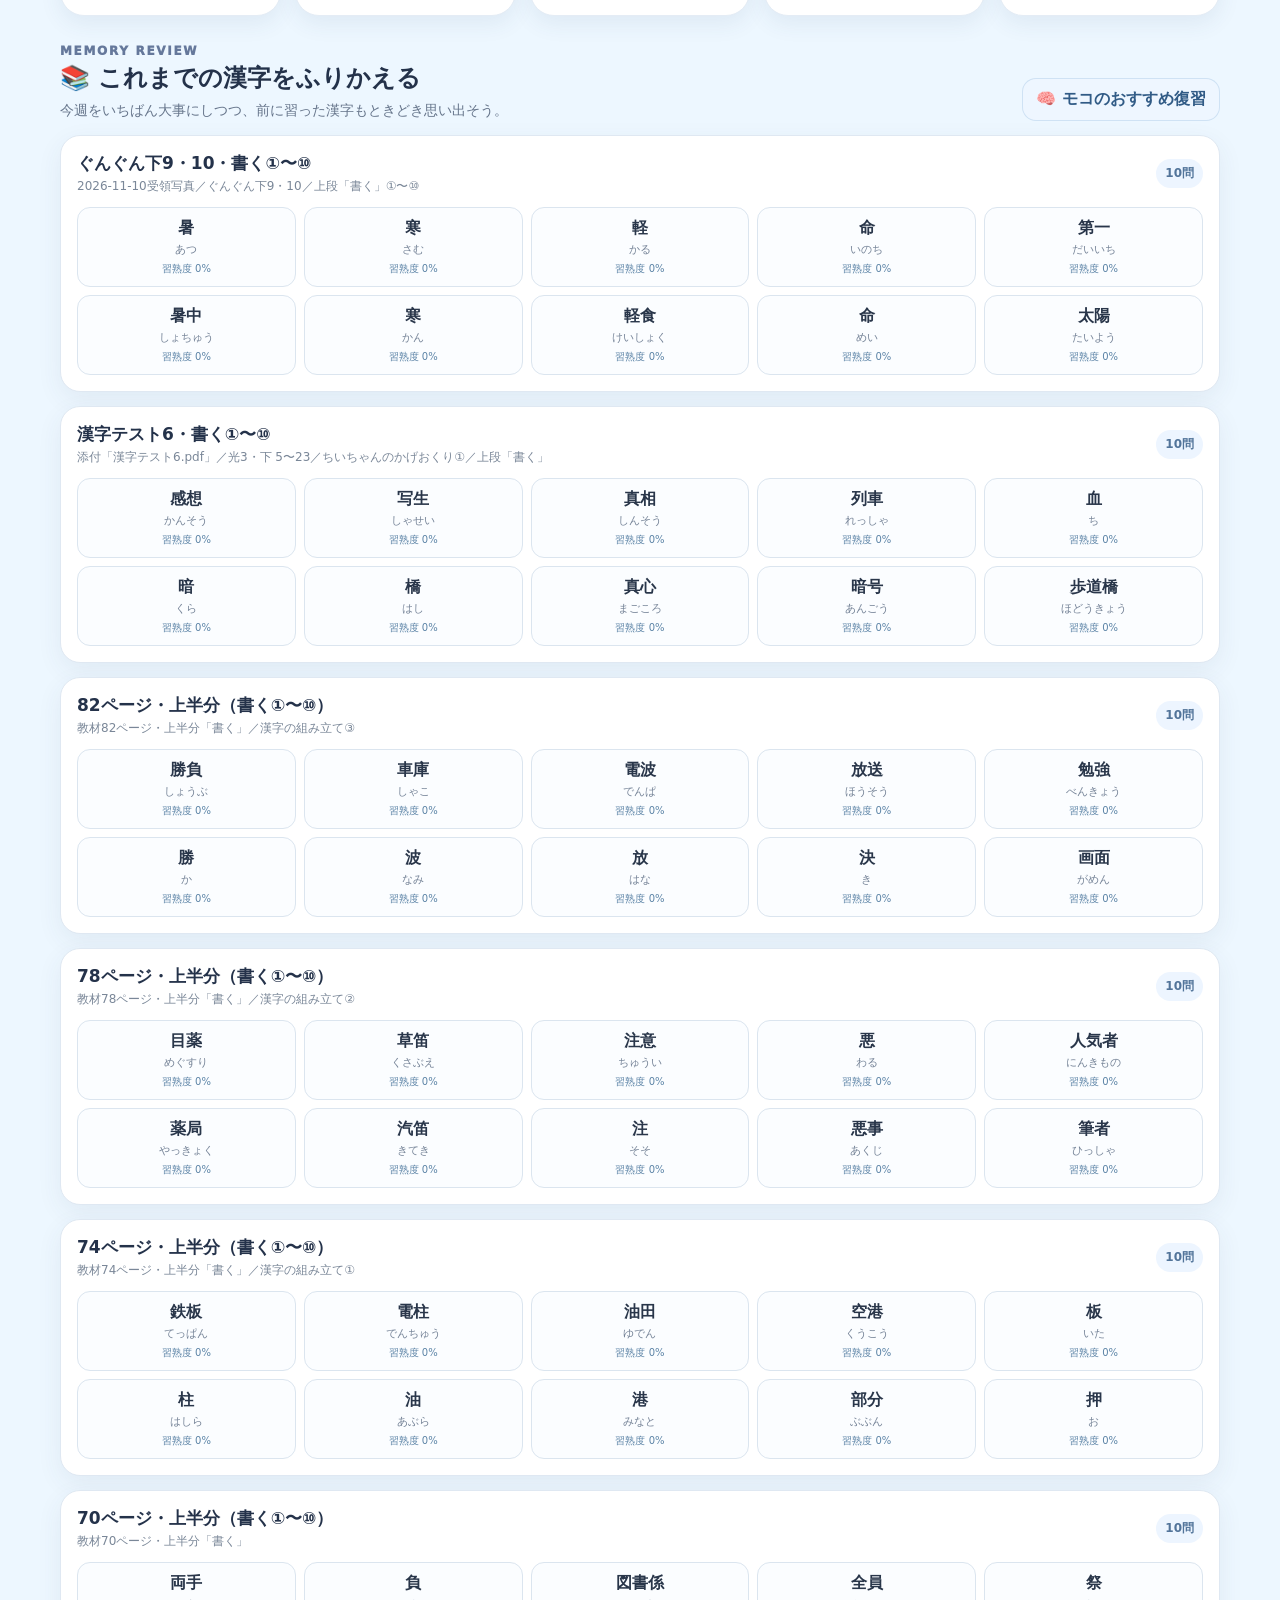
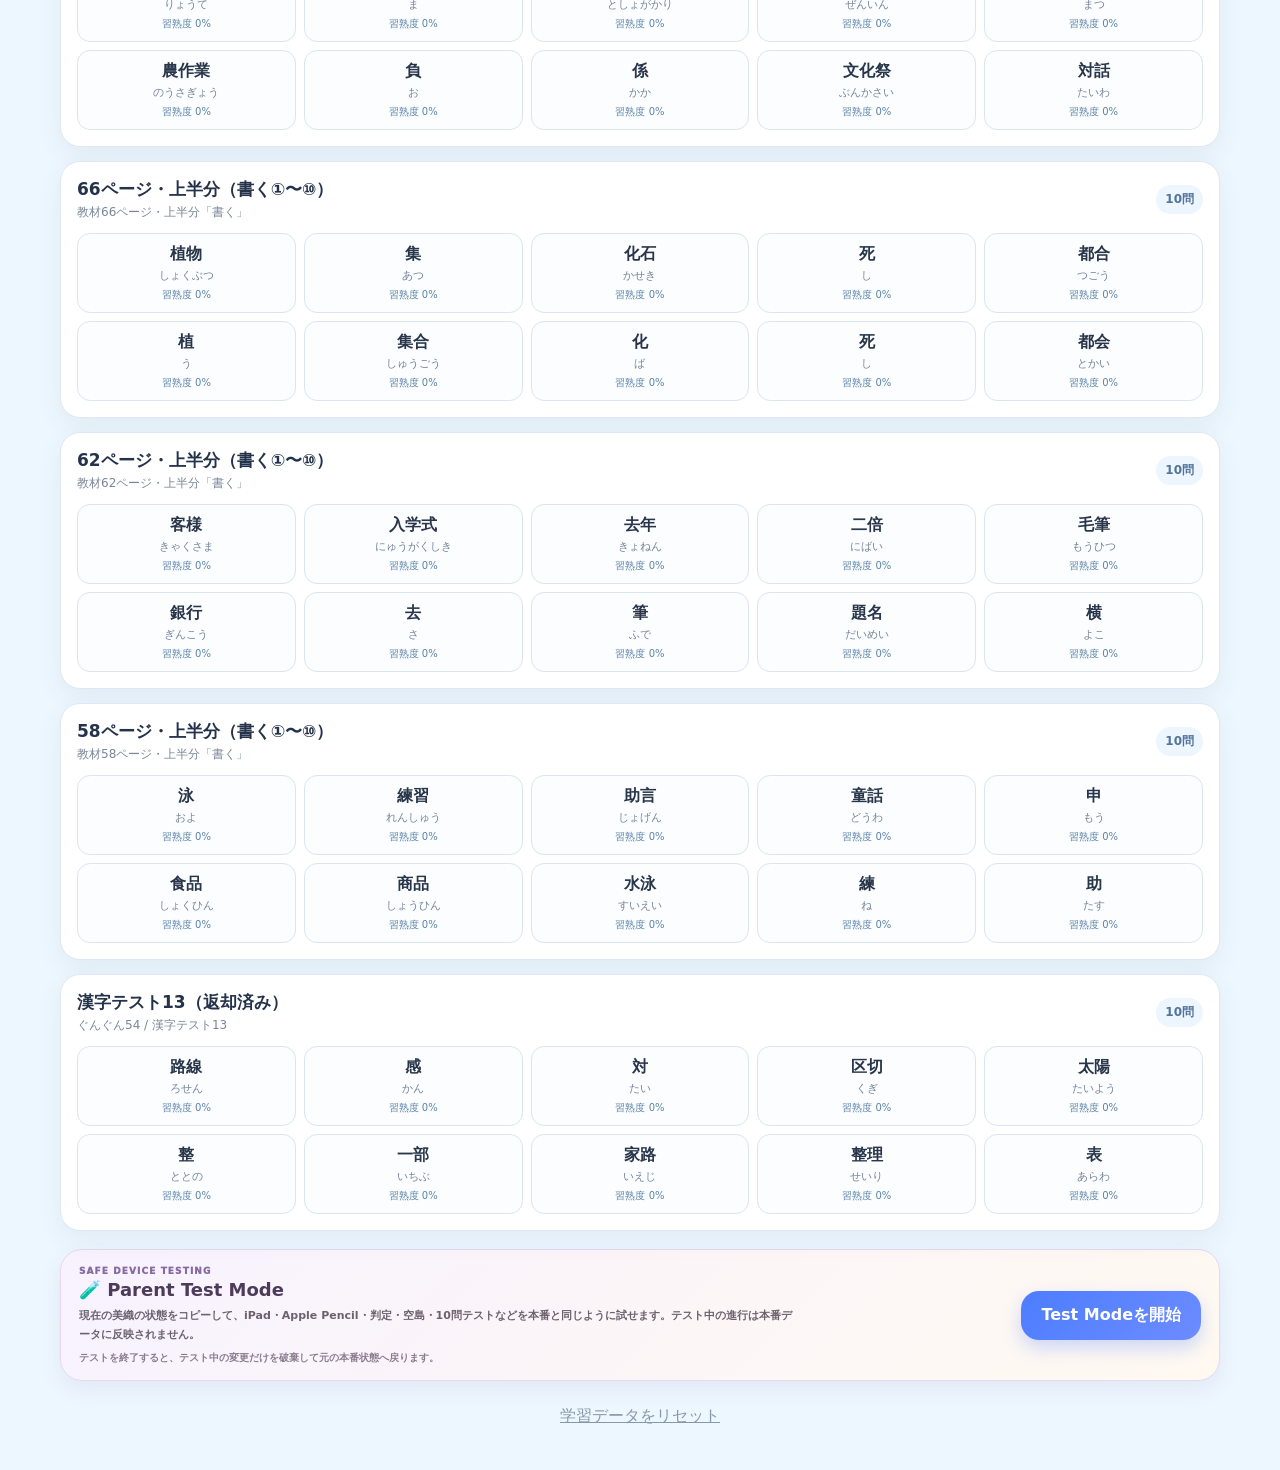
<file: practice-v220.html>
<!doctype html>
<html lang="ja">
<head>
<meta charset="utf-8">
<meta name="viewport" content="width=device-width,initial-scale=1">
<title>Miori Kanji Quest v2.3.4 Practice Preview</title>
<style>body{font-family:system-ui,sans-serif;background:#edf7ff;color:#24324a;display:grid;place-items:center;min-height:100vh;margin:0}.loading{font-weight:900}</style>
</head>
<body>
<div class="loading">v2.3.4 プリント練習を準備中…</div>
<script>
(async()=>{
  try{
    const r=await fetch('./index.html?preview=2340',{cache:'no-store'});
    if(!r.ok)throw new Error('index fetch failed');
    let html=await r.text();
    html=html.replace('</body>','<script src="./app-v220-patch.js?v=2210"><\/script><script src="./app-v222-patch.js?v=2220"><\/script><script src="./app-v223-fix.js?v=2221"><\/script><script src="./app-v223-patch.js?v=2230"><\/script><script src="./app-v224-patch.js?v=2240"><\/script><script src="./app-v225-patch.js?v=2250"><\/script><script src="./app-v226-fix.js?v=2260"><\/script><script src="./app-v227-fix.js?v=2270"><\/script><script src="./app-v228-hint.js?v=2280"><\/script><script src="./app-v232-polish.js?v=2320"><\/script><script src="./app-v234-stability.js?v=2340"><\/script></body>');
    document.open();document.write(html);document.close();
  }catch(e){
    document.body.innerHTML='<div class="loading">読み込みに失敗したよ。もう一度リロードしてね。</div>';
  }
})();
</script>
</body>
</html>
</file>
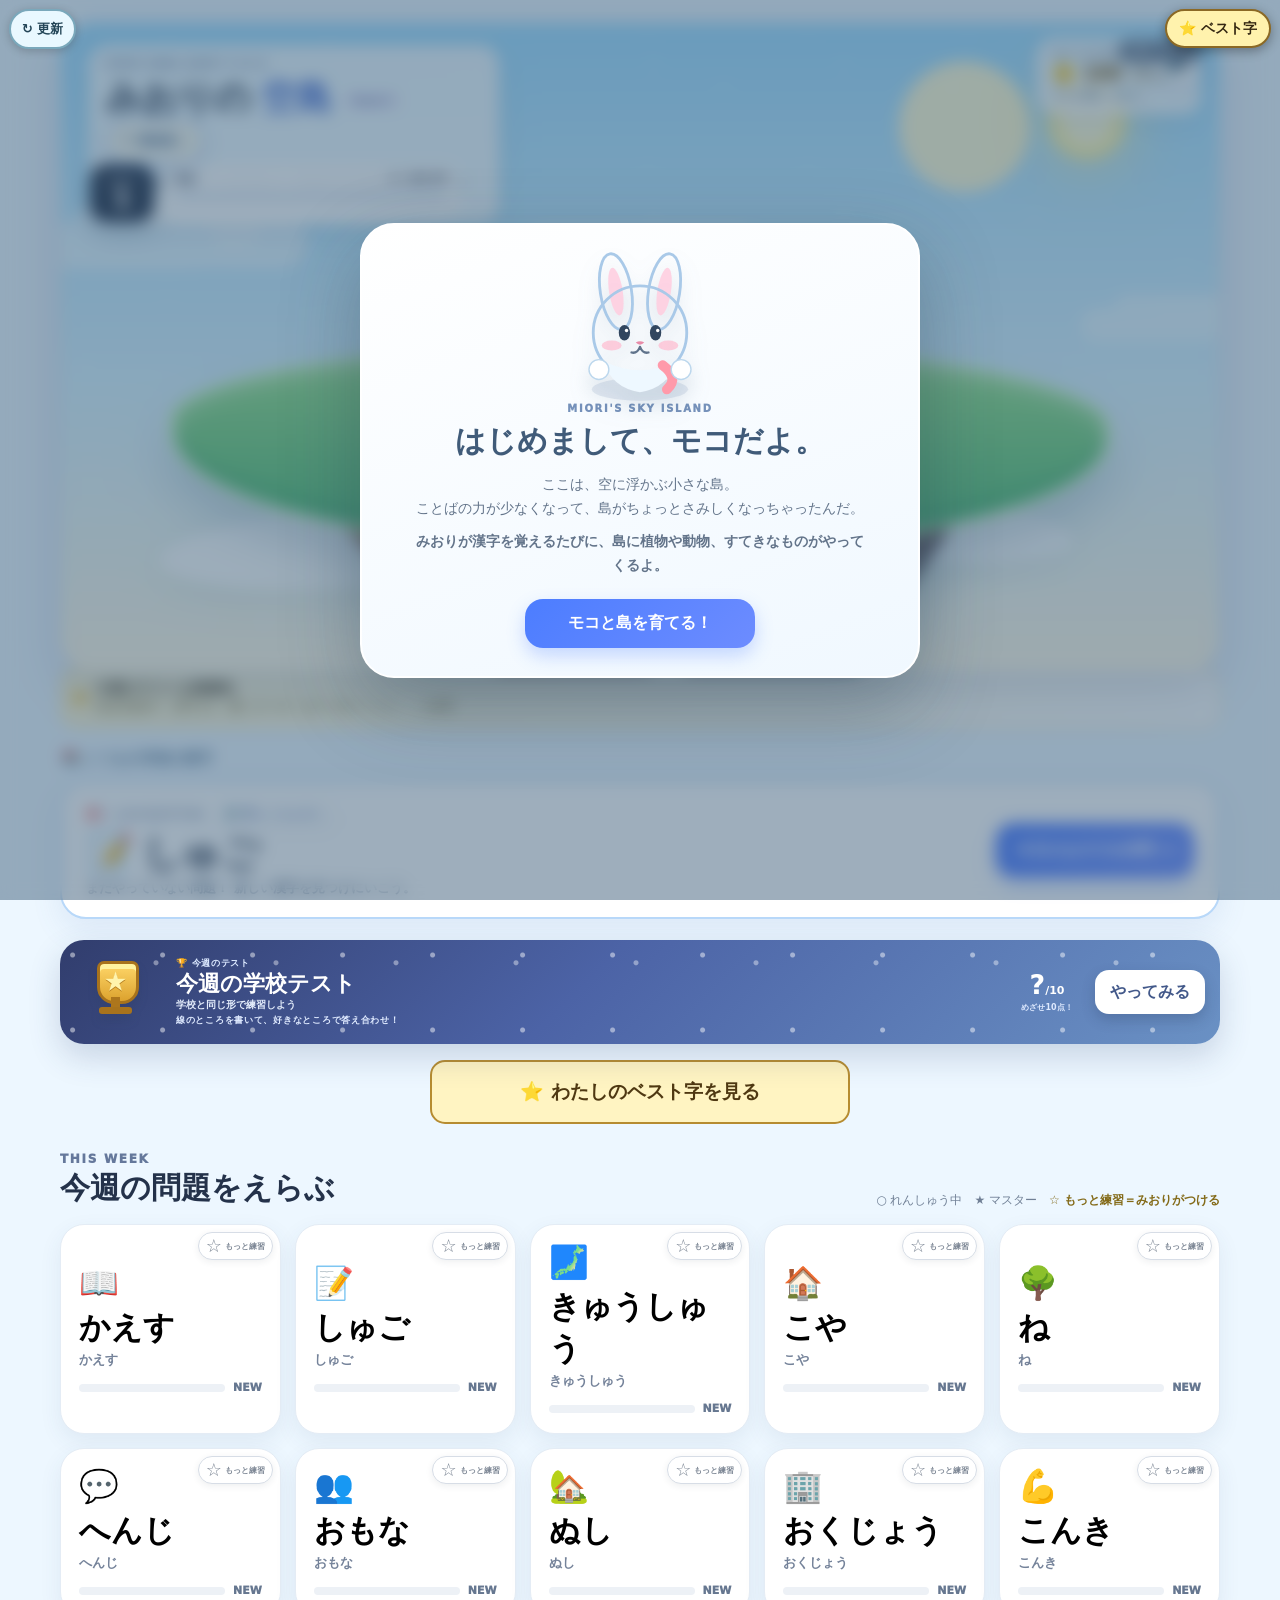
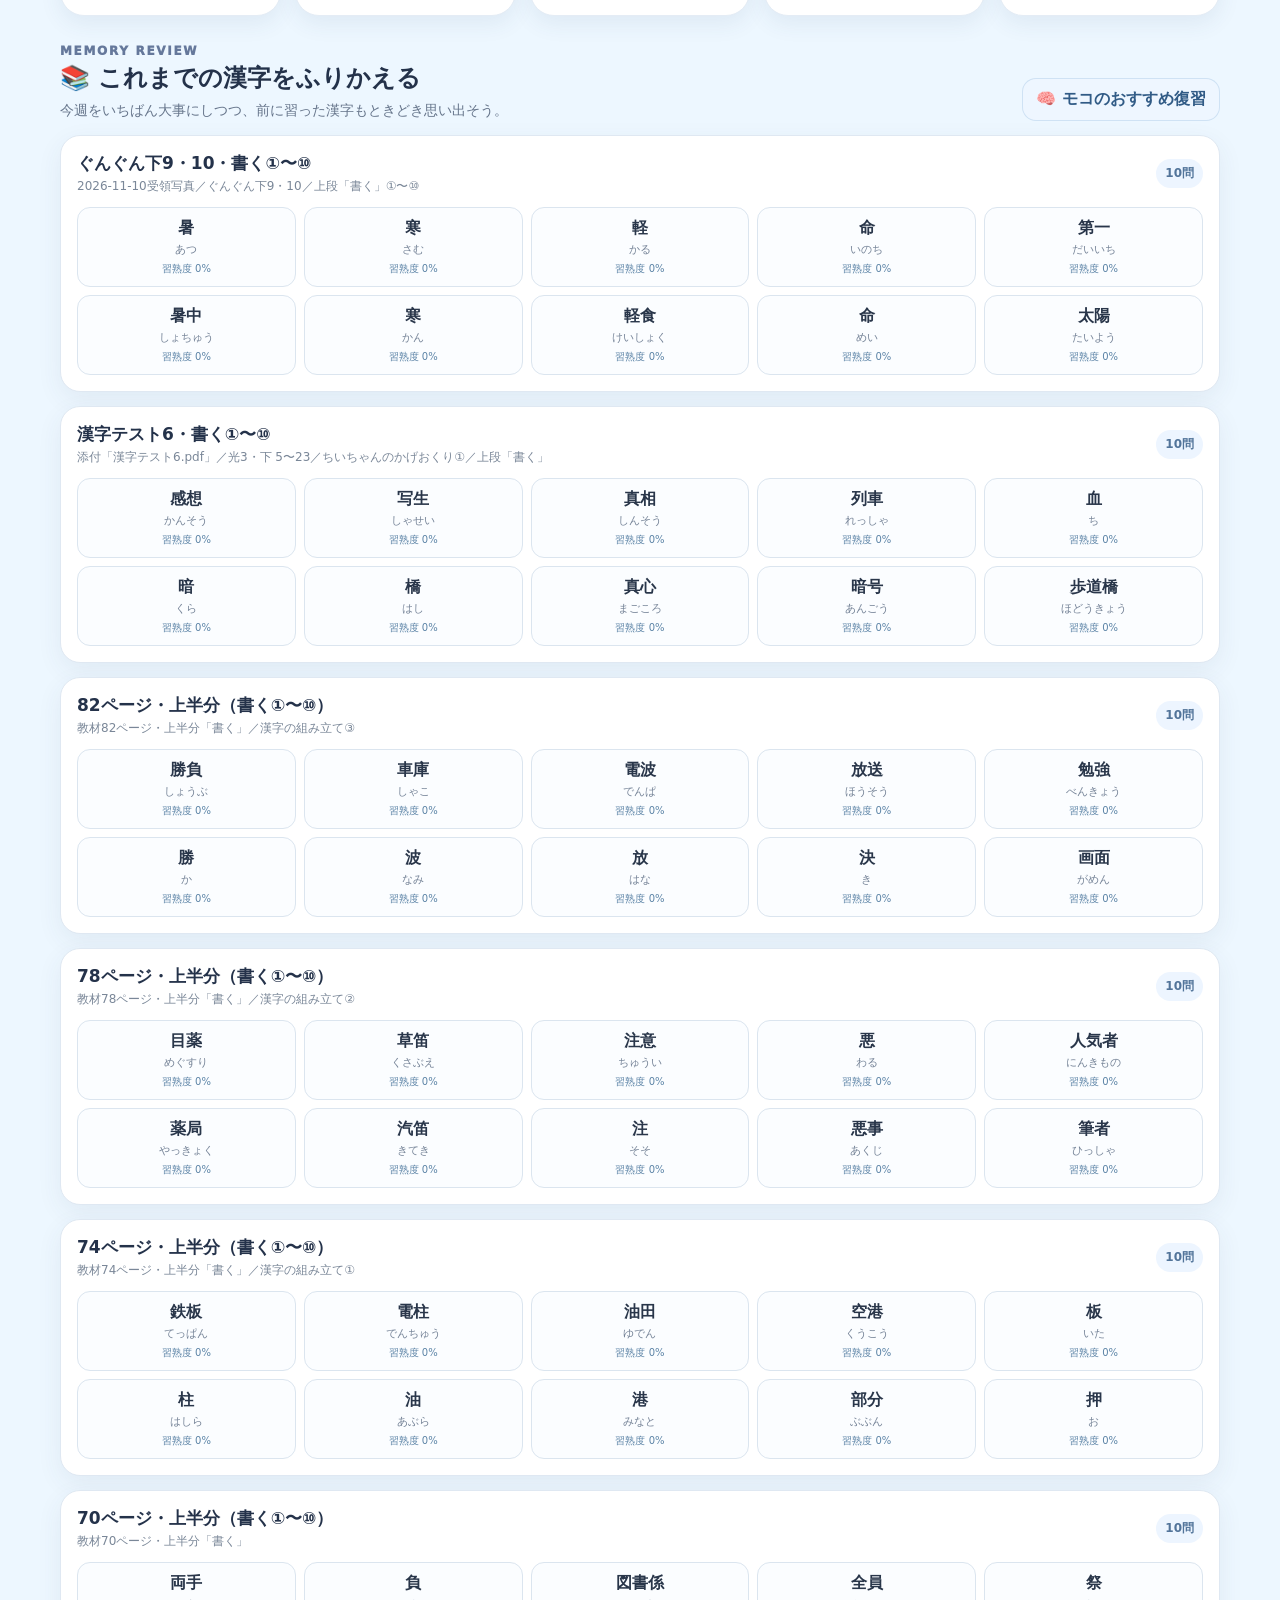
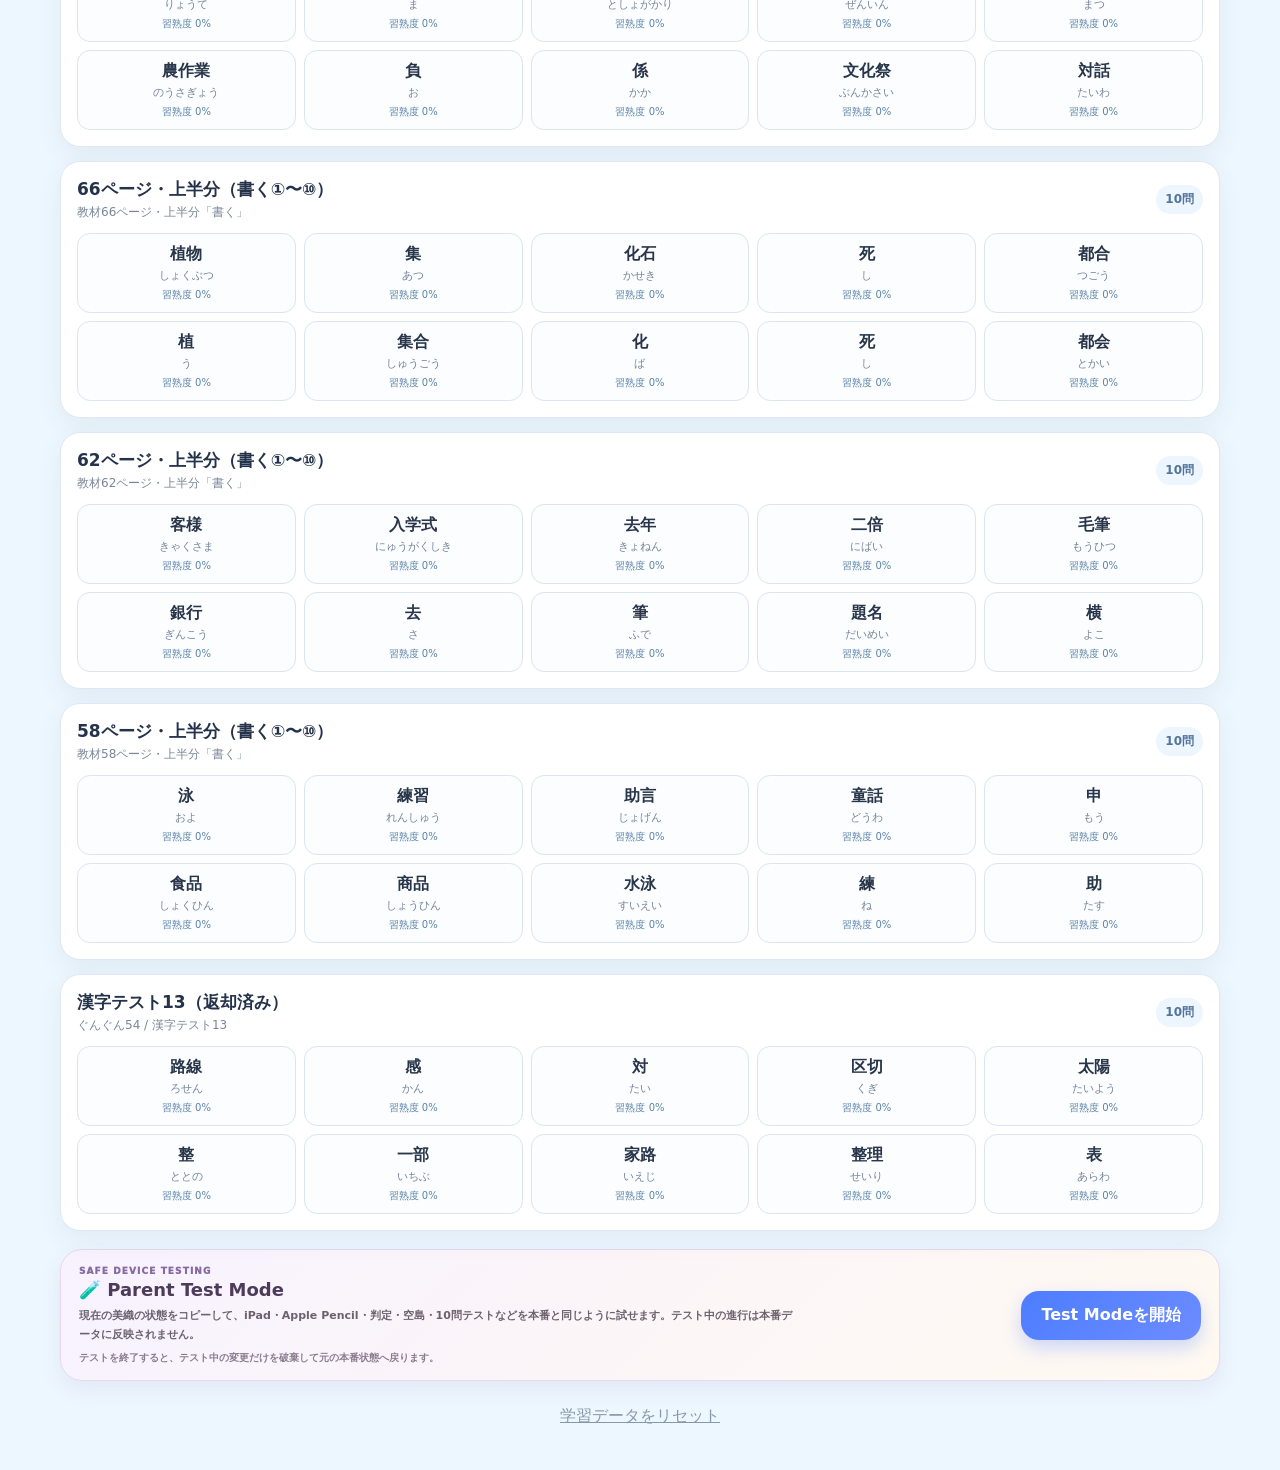
<file: refresh-v210.html>
<!doctype html>
<html lang="ja">
<head>
<meta charset="utf-8">
<meta name="viewport" content="width=device-width,initial-scale=1">
<title>Miori Kanji Quest refresh</title>
<style>
body{font-family:system-ui,-apple-system,sans-serif;background:#eef8ff;color:#29445c;display:grid;place-items:center;min-height:100vh;margin:0}.card{background:#fff;padding:28px;border-radius:22px;box-shadow:0 12px 35px #7da8c533;text-align:center;max-width:520px;margin:20px}h1{font-size:24px;margin:0 0 10px}p{line-height:1.7}.ok{font-weight:800;color:#247a52}
</style>
</head>
<body>
<div class="card"><h1>最新版に切り替え中…</h1><p>学習データは消さずに、古いWebキャッシュだけ整理しています。</p><p id="status">準備中…</p></div>
<script>
(async()=>{
  const status=document.getElementById('status');
  try{
    if('serviceWorker' in navigator){
      const regs=await navigator.serviceWorker.getRegistrations();
      await Promise.all(regs.map(r=>r.unregister()));
    }
    if('caches' in window){
      const keys=await caches.keys();
      await Promise.all(keys.map(k=>caches.delete(k)));
    }
    status.textContent='キャッシュ整理OK。最新版を開きます！';
    status.className='ok';
  }catch(e){
    status.textContent='最新版を開きます…';
  }
  setTimeout(()=>location.replace('./?fresh=2101-'+Date.now()),700);
})();
</script>
</body>
</html>
</file>
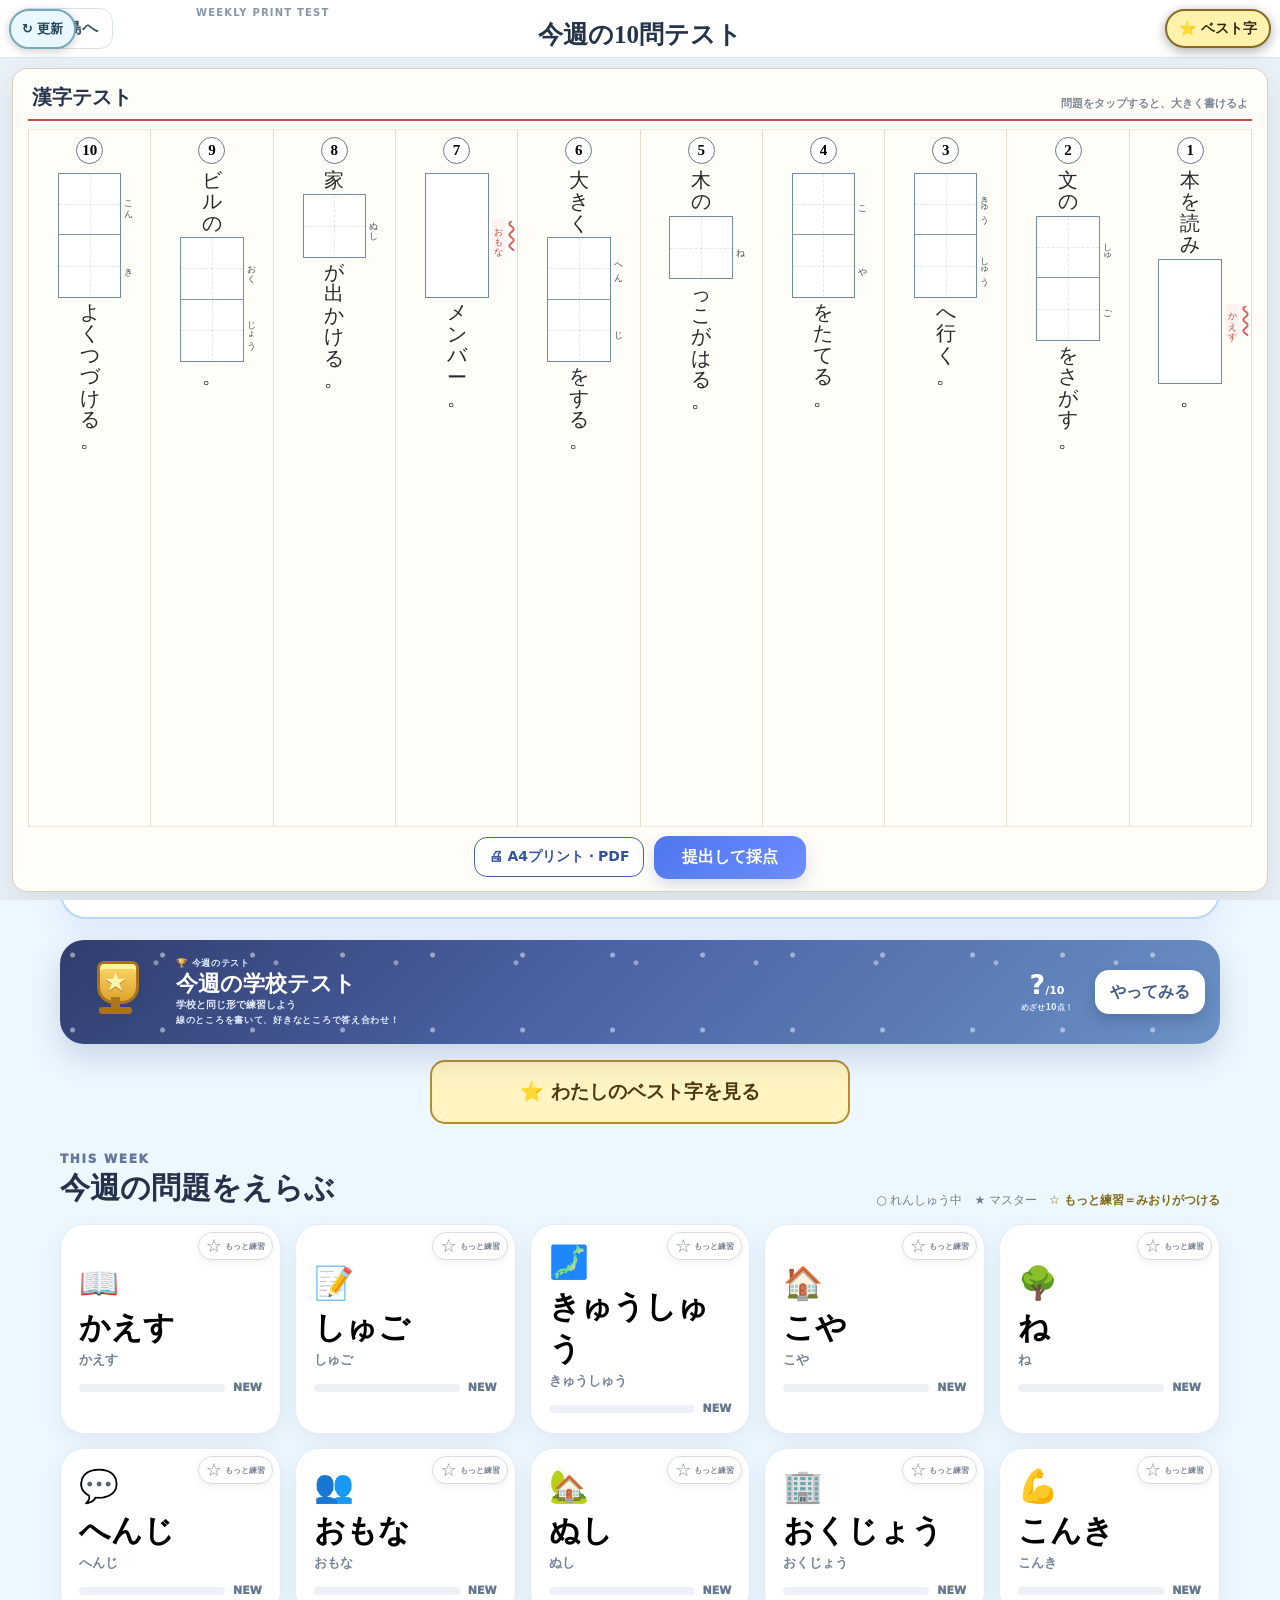
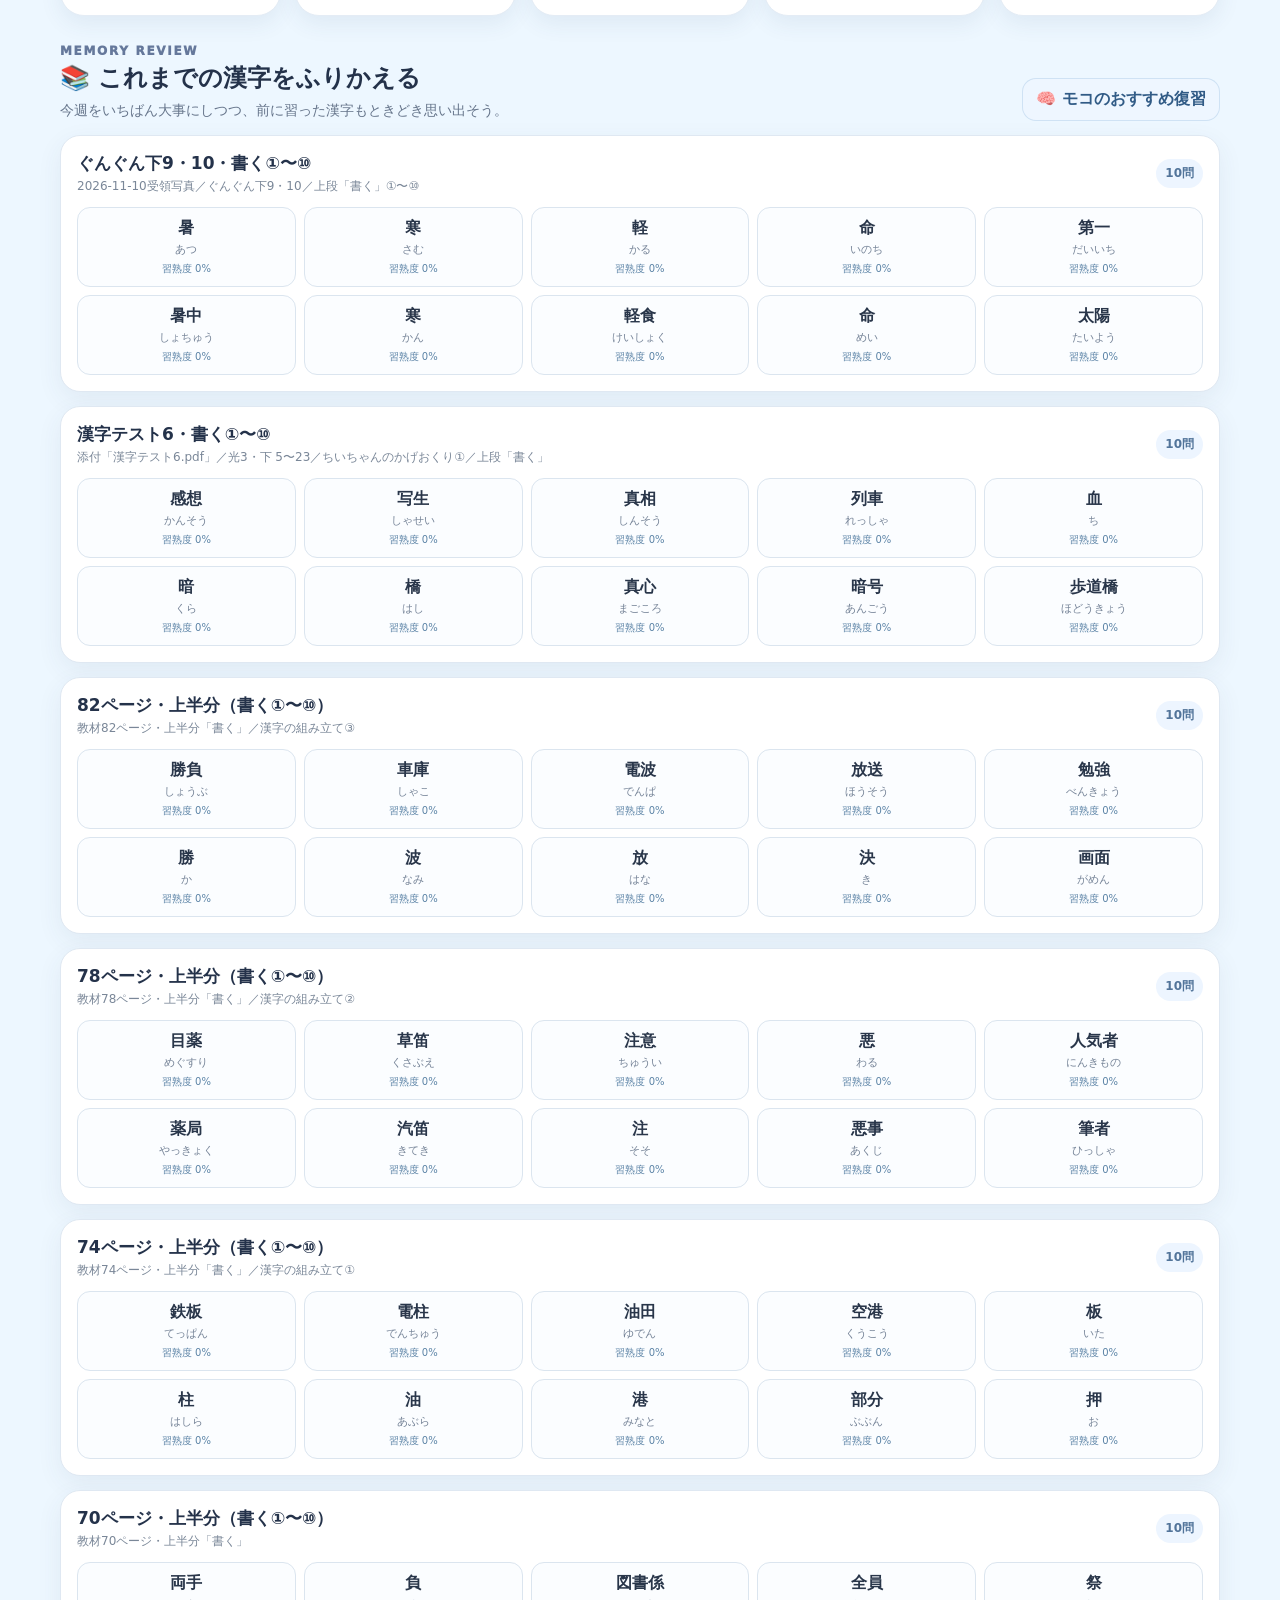
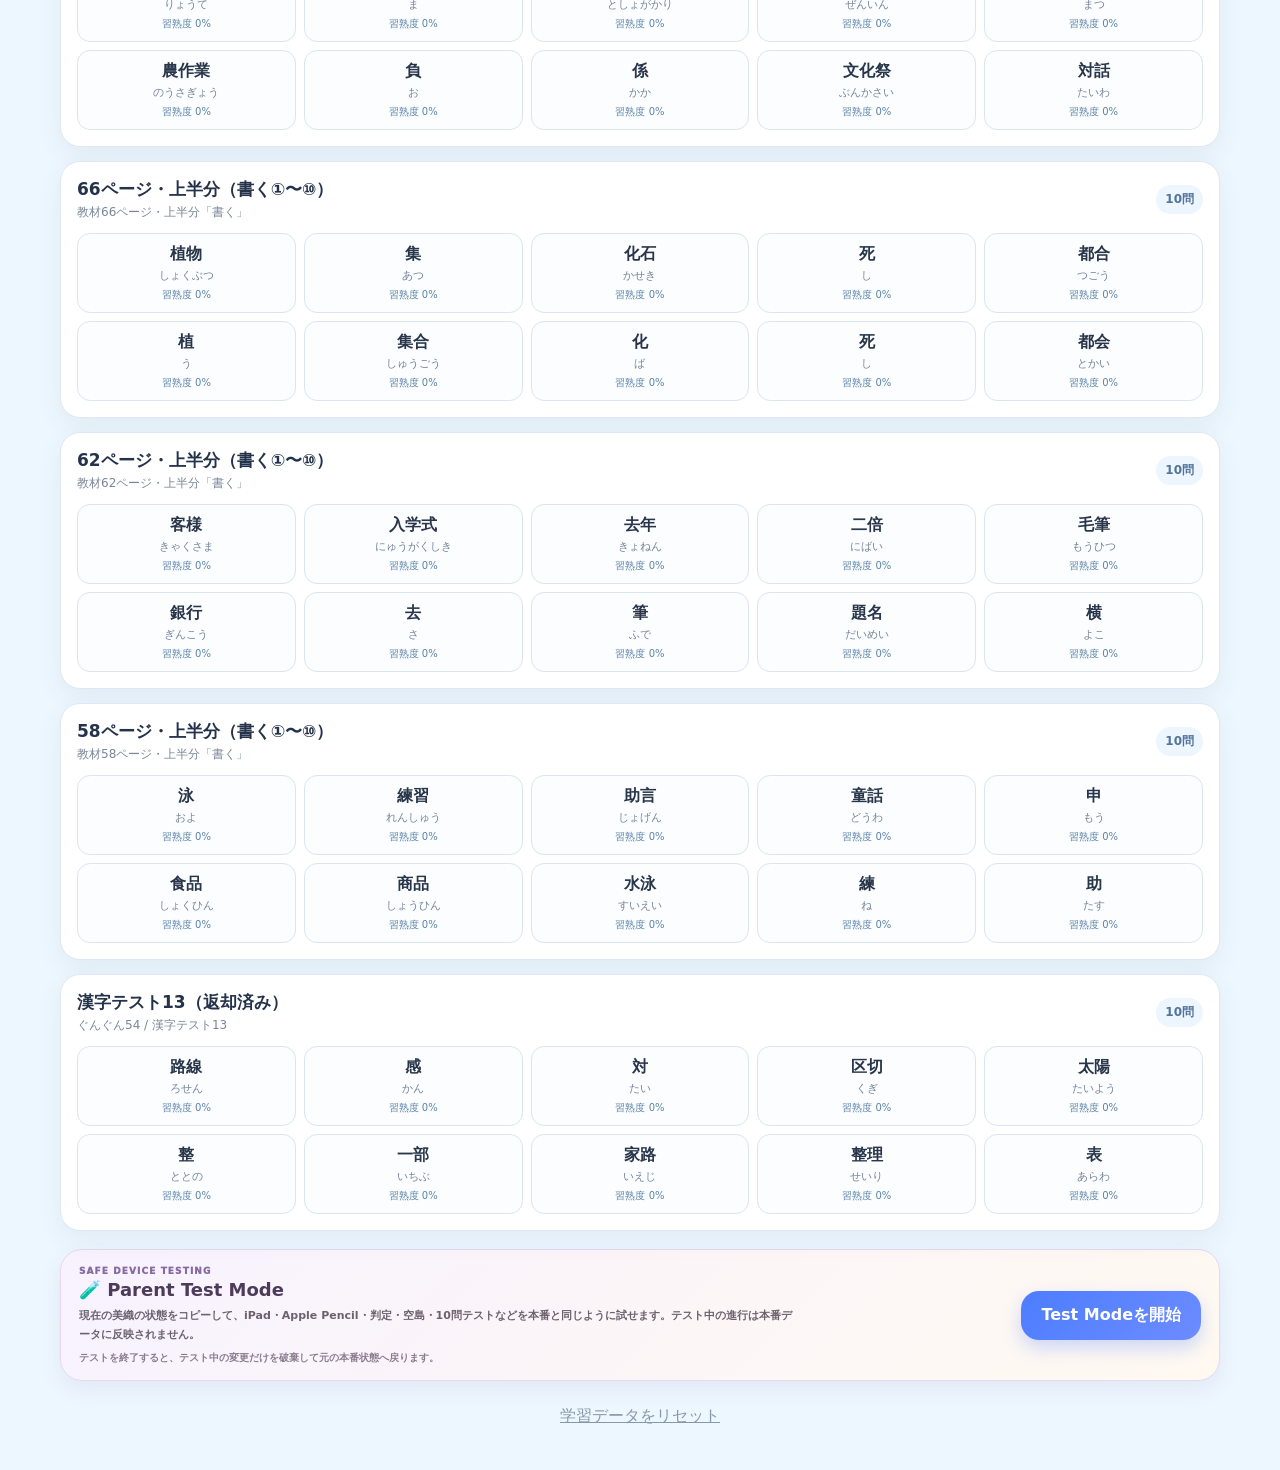
<file: test-v230.html>
<!doctype html>
<html lang="ja">
<head>
<meta charset="utf-8">
<meta name="viewport" content="width=device-width,initial-scale=1">
<title>Miori Kanji Quest v2.3.4 Test Preview</title>
<style>body{font-family:system-ui,sans-serif;background:#edf7ff;color:#24324a;display:grid;place-items:center;min-height:100vh;margin:0}.loading{font-weight:900}</style>
</head>
<body>
<div class="loading">v2.3.4 10問プリントを準備中…</div>
<script>
(async()=>{
  try{
    const r=await fetch('./index.html?preview=2340',{cache:'no-store'});
    if(!r.ok)throw new Error('index fetch failed');
    let html=await r.text();
    html=html.replace('</body>','<script src="./app-v220-patch.js?v=2210"><\/script><script src="./app-v222-patch.js?v=2220"><\/script><script src="./app-v223-fix.js?v=2221"><\/script><script src="./app-v223-patch.js?v=2230"><\/script><script src="./app-v224-patch.js?v=2240"><\/script><script src="./app-v225-patch.js?v=2250"><\/script><script src="./app-v226-fix.js?v=2260"><\/script><script src="./app-v227-fix.js?v=2270"><\/script><script src="./app-v228-hint.js?v=2280"><\/script><script src="./app-v230-print-test.js?v=2300"><\/script><script src="./app-v231-print-test-fix.js?v=2310"><\/script><script src="./app-v232-polish.js?v=2320"><\/script><script src="./app-v234-stability.js?v=2340"><\/script></body>');
    document.open();document.write(html);document.close();
  }catch(e){
    document.body.innerHTML='<div class="loading">読み込みに失敗したよ。もう一度リロードしてね。</div>';
  }
})();
</script>
</body>
</html>
</file>
<file: style-v10.css>
:root{
  --ink:#24324a;--muted:#718096;--blue:#4c7dff;--blue2:#7aa6ff;--sky:#edf7ff;
  --card:#ffffffee;--line:#dce6f2;--gold:#ffcb57;--good:#3aa66b;--bad:#df6b5d;
  --shadow:0 18px 48px rgba(54,76,118,.16);
}
*{box-sizing:border-box}
html,body{margin:0;min-height:100%;font-family:"Noto Sans JP","Yu Gothic",system-ui,sans-serif;color:var(--ink);background:#edf7ff}
body{overscroll-behavior:none}
button{font:inherit}
.screen{display:none;min-height:100dvh}
.screen.active{display:block}
button{border:0;cursor:pointer}
.primaryBtn,.checkBtn{background:linear-gradient(135deg,#4c7dff,#6d8cff);color:#fff;font-weight:900;border-radius:18px;padding:14px 20px;box-shadow:0 8px 18px rgba(76,125,255,.28)}
.secondaryBtn,.toolBtn,.backBtn{background:#fff;color:var(--ink);font-weight:900;border:1px solid var(--line);border-radius:16px;padding:12px 16px}
button:active{transform:translateY(2px)}
.eyebrow,.smallLabel{font-size:12px;letter-spacing:.14em;font-weight:950;color:#65789b}
.homeShell{width:min(1160px,94vw);margin:auto;padding:22px 0 42px}
.hero{position:relative;min-height:360px;border-radius:34px;padding:34px 38px;overflow:hidden;background:
 radial-gradient(circle at 82% 18%,#fff7a8 0 6%,transparent 6.4%),
 linear-gradient(145deg,#dff2ff,#f1f8ff 54%,#fff8e8);
 box-shadow:var(--shadow);border:1px solid #fff}
.heroCopy{position:relative;z-index:3;max-width:610px}
.hero h1{font-size:clamp(44px,7vw,78px);line-height:.96;margin:12px 0 18px;letter-spacing:-.04em}
.hero h1 em{font-style:normal;color:#4c7dff}
.hero p{font-size:17px;line-height:1.8;max-width:560px;color:#53647c}
.levelRow{display:flex;gap:14px;align-items:center;margin-top:24px;max-width:540px}
.levelBadge{width:92px;height:92px;border-radius:28px;display:grid;place-items:center;background:#24324a;color:#fff;box-shadow:0 10px 24px #24324a33}
.levelBadge span{font-size:10px;letter-spacing:.12em;align-self:end;margin-bottom:-8px}
.levelBadge b{font-size:38px;align-self:start}
.xpBox{flex:1;background:#ffffffcf;border:1px solid #fff;border-radius:22px;padding:14px 16px;backdrop-filter:blur(8px)}
.xpText{display:flex;justify-content:space-between;gap:12px;font-size:13px;font-weight:900}
.xpTrack{height:12px;border-radius:99px;background:#dce6f2;margin-top:10px;overflow:hidden}
#xpFill{height:100%;width:0;background:linear-gradient(90deg,#6f8dff,#7bd4ff,#ffd567);transition:.5s}
.skyArt{position:absolute;right:0;top:0;width:46%;height:100%;pointer-events:none}
.sunOrb{position:absolute;right:17%;top:11%;font-size:68px}
.cloud{position:absolute;font-size:74px;opacity:.88;filter:drop-shadow(0 8px 10px #8fb5d533)}
.cloudA{right:3%;top:36%}.cloudB{right:35%;top:57%;font-size:58px}
.island{position:absolute;right:18%;bottom:6%;font-size:92px;filter:drop-shadow(0 12px 12px #5f769333)}
.rocket{position:absolute;right:35%;top:26%;font-size:54px;transform:rotate(-22deg);animation:float 2.8s ease-in-out infinite}
.altitude{position:absolute;right:4%;bottom:4%;font-size:11px;letter-spacing:.18em;font-weight:950;color:#55718f}
@keyframes float{50%{transform:translateY(-12px) rotate(-18deg)}}
.recommendCard{margin-top:18px;display:flex;justify-content:space-between;align-items:center;gap:20px;background:#fff;border-radius:26px;padding:20px 24px;box-shadow:0 10px 30px rgba(54,76,118,.10);border:1px solid #fff}
.recommendWord{font-size:38px;font-weight:950;font-family:"Yu Mincho","Noto Serif JP",serif;margin-top:3px}
.recommendReason{font-size:13px;color:var(--muted);font-weight:800}
.selectSection{margin-top:28px}
.sectionHead{display:flex;align-items:end;justify-content:space-between;gap:16px}
.sectionHead h2{margin:2px 0 0;font-size:30px}
.legend{font-size:12px;color:var(--muted);display:flex;gap:12px}
.missionGrid{display:grid;grid-template-columns:repeat(auto-fit,minmax(195px,1fr));gap:14px;margin-top:15px}
.missionCard{position:relative;min-height:164px;text-align:left;padding:18px;border-radius:24px;background:#fff;border:1px solid #e4ecf5;box-shadow:0 8px 22px rgba(54,76,118,.08);overflow:hidden}
.missionCard:hover{transform:translateY(-2px);box-shadow:0 12px 28px rgba(54,76,118,.13)}
.missionIcon{font-size:32px}.missionWord{font-size:31px;font-family:"Yu Mincho","Noto Serif JP",serif;font-weight:900;margin:5px 0 2px}
.missionReading{color:#75839a;font-weight:800;font-size:13px}
.masteryRow{display:flex;align-items:center;gap:8px;margin-top:12px}
.masteryBar{height:8px;flex:1;border-radius:99px;background:#edf1f6;overflow:hidden}.masteryBar>span{display:block;height:100%;background:linear-gradient(90deg,#89a4ff,#55c89a);border-radius:99px}
.masteryTag{font-size:11px;font-weight:950;color:#667790}
.noHelpBadge{position:absolute;right:12px;top:12px;background:#fff4c9;color:#8c6d0d;border-radius:99px;padding:5px 8px;font-size:10px;font-weight:950}
.resetBtn{display:block;margin:24px auto 0;background:transparent;color:#8a97a8;text-decoration:underline}
body[data-world="2"] .hero{background:linear-gradient(145deg,#dbf4e5,#e8f8ff 55%,#fff7dd)}
body[data-world="3"] .hero{background:linear-gradient(145deg,#dceaff,#f0efff 55%,#ffeecf)}
body[data-world="4"] .hero{background:linear-gradient(145deg,#d6e6ff,#edf5ff 45%,#e7ecf2)}
body[data-world="5"] .hero{background:linear-gradient(145deg,#d8e3ff,#ece5ff 45%,#fff3f7)}
body[data-world="6"] .hero{background:linear-gradient(145deg,#ced9ff,#dfd7ff 45%,#f5e8ff)}
body[data-world="7"] .hero{background:linear-gradient(145deg,#20284e,#4b4f91 55%,#7867a7);color:white}
body[data-world="7"] .hero p,body[data-world="7"] .hero .eyebrow{color:#e2e5ff}
.playTop{height:70px;display:grid;grid-template-columns:140px 1fr 140px;align-items:center;padding:10px 18px;background:#ffffffef;border-bottom:1px solid #e7edf4;position:relative;z-index:20}
.playTitle{text-align:center;display:flex;flex-direction:column}.playTitle span{font-size:10px;letter-spacing:.12em;color:#7b8ba2;font-weight:900}.playTitle b{font-size:24px;font-family:"Yu Mincho","Noto Serif JP",serif}
.miniLevel{text-align:right;font-weight:950}
.challengeLayout{min-height:calc(100dvh - 70px);display:grid;grid-template-columns:minmax(0,1fr) 240px;gap:18px;width:min(1100px,96vw);margin:auto;padding:16px 0}
.writingPane{display:flex;flex-direction:column;align-items:center;min-width:0;background:#fff;border-radius:28px;padding:12px 18px 18px;box-shadow:0 12px 30px rgba(54,76,118,.10)}
.wordProgress{display:flex;gap:7px;margin-bottom:3px}.wordDot{width:50px;height:50px;border-radius:15px;display:grid;place-items:center;background:#f0f4f9;border:2px solid #e0e7ef;font-size:28px;font-family:"Yu Mincho","Noto Serif JP",serif;font-weight:900}
.wordDot.current{background:#fff2c7;border-color:#f0c85f}.wordDot.done{background:#e9f8ef;border-color:#8bd2a8}
.charPrompt{font-weight:950;font-size:18px;margin:3px 0 6px}
.canvasShell{position:relative;width:min(480px,58vh,72vw);aspect-ratio:1;border:2px solid #dce1e8;border-radius:26px;overflow:hidden;background:
 linear-gradient(90deg,transparent calc(50% - .8px),rgba(202,111,111,.18) calc(50% - .8px),rgba(202,111,111,.18) calc(50% + .8px),transparent calc(50% + .8px)),
 linear-gradient(0deg,transparent calc(50% - .8px),rgba(202,111,111,.18) calc(50% - .8px),rgba(202,111,111,.18) calc(50% + .8px),transparent calc(50% + .8px)),#fffdf8;
 box-shadow:inset 0 0 0 8px #fff;touch-action:none;-webkit-user-select:none;user-select:none}
#writeCanvas{position:absolute;inset:0;width:100%;height:100%;z-index:4;touch-action:none}
.hintSvg{position:absolute;inset:0;width:100%;height:100%;z-index:2;pointer-events:none}
.hintStroke{fill:none;stroke:#75a0ff;stroke-width:4.3;stroke-linecap:round;stroke-linejoin:round;opacity:.26}
.hintStroke.trace{opacity:.15;stroke:#526a91}
.hintStart{fill:#ffca54;stroke:#fff;stroke-width:1.8;filter:drop-shadow(0 2px 3px #0002);animation:pulse 1.1s infinite}
@keyframes pulse{50%{r:4.8;opacity:.65}}
.guideLine{pointer-events:none}
.hintBubble{position:absolute;left:14px;bottom:14px;max-width:78%;z-index:8;background:#24324ae8;color:#fff;border-radius:15px;padding:8px 11px;font-size:12px;line-height:1.45;font-weight:800;opacity:0;transform:translateY(6px);transition:.2s;pointer-events:none}
.hintBubble.show{opacity:1;transform:none}
.statusLine{min-height:30px;text-align:center;font-weight:900;margin-top:7px;line-height:1.35}
.writeActions{display:flex;justify-content:center;gap:8px;flex-wrap:wrap}.checkBtn{min-width:170px}
.helpDock{width:min(620px,100%);margin-top:10px;padding:12px 14px;border-radius:19px;background:#f5f8ff;border:1px solid #e0e8fa}
.helpTop{display:flex;align-items:center;justify-content:space-between;gap:12px}.helpTop>div:first-child{display:flex;flex-direction:column}.helpTop span,.helpNote{font-size:11px;color:#7a8799}
.helpPips{display:flex;gap:5px}.helpPip{width:26px;height:7px;border-radius:99px;background:#dbe3ef}.helpPip.on{background:#6b8cff}
.helpBtn{width:100%;margin-top:8px;padding:11px;border-radius:14px;background:#fff3bf;color:#6c5600;font-weight:950;border:1px solid #f0d469}.helpNote{text-align:center;margin-top:6px}
.questionPaper{position:relative;border-radius:24px;background:
 linear-gradient(to left,transparent 0 35px,rgba(228,126,126,.4) 35px 37px,transparent 37px),
 repeating-linear-gradient(to left,transparent 0 44px,rgba(103,145,139,.12) 44px 45px),#fffdf3;border:1px solid #eadfc8;padding:26px 16px;min-height:530px;overflow:hidden}
.paperTag{font-size:11px;color:#9b8b72;font-weight:900}.verticalQuestion{writing-mode:vertical-rl;text-orientation:upright;height:410px;margin:16px auto 0;font-family:"Yu Mincho","Noto Serif JP",serif;font-size:29px;line-height:1.75;font-weight:800;letter-spacing:.05em}
.verticalQuestion .target{background:#ffe48d;border-radius:7px;padding:4px 1px}.questionIcon{position:absolute;left:20px;bottom:18px;font-size:44px}
.reviewShell{width:min(860px,94vw);margin:0 auto;padding:28px 0 40px;text-align:center}
.celebrate{font-weight:950;letter-spacing:.12em;color:#5f7dc0}.reviewShell h2{font-size:40px;margin:6px 0}.reviewLead{color:var(--muted)}
.compareGrid{display:grid;grid-template-columns:1fr 1fr;gap:16px;margin:18px auto;max-width:680px}
.compareCard{background:#fff;border:1px solid #e3eaf3;border-radius:28px;padding:14px;box-shadow:0 12px 30px rgba(54,76,118,.09);aspect-ratio:1;display:flex;flex-direction:column}
.compareLabel{font-size:12px;font-weight:950;color:#6f8098;text-align:left}
.compareCard img{width:100%;height:100%;object-fit:contain;min-height:0}
.sampleGlyph{flex:1;display:grid;place-items:center;font-family:"Yu Mincho","Noto Serif JP",serif;font-size:clamp(120px,20vw,220px);font-weight:900}
.judgeBadges{display:flex;gap:8px;justify-content:center;flex-wrap:wrap}.judgeBadge{padding:7px 11px;border-radius:999px;background:#eef4ff;font-size:12px;font-weight:950}
.secretMini{margin:14px auto 0;max-width:680px;text-align:left;background:#fff7da;border:1px solid #f0dda1;border-radius:18px;padding:13px 15px;line-height:1.55;font-size:14px}
.reviewActions,.strokeActions,.resultActions{display:flex;gap:10px;justify-content:center;flex-wrap:wrap;margin-top:16px}
.strokeBody{min-height:calc(100dvh - 70px);display:flex;flex-direction:column;align-items:center;justify-content:center;padding:12px}
.strokeStage{position:relative;width:min(520px,64vh,82vw);aspect-ratio:1;background:#fffdf7;border:2px solid #ddd3c3;border-radius:28px;overflow:hidden;box-shadow:inset 0 0 0 8px #fff}
#strokeSvg{width:100%;height:100%}.strokePath{fill:none;stroke:#2e3440;stroke-width:4.2;stroke-linecap:round;stroke-linejoin:round}.pencil{position:absolute;font-size:36px;transform:translate(-14px,-28px) rotate(-20deg);pointer-events:none;opacity:0}
.strokeMsg{font-weight:950;margin-top:10px}
.resultShell{width:min(720px,92vw);min-height:100dvh;margin:auto;display:flex;flex-direction:column;align-items:center;justify-content:center;text-align:center;padding:24px}
.resultIcon{font-size:80px}.resultShell h2{font-size:44px;margin:6px}.xpGain{font-size:54px;font-weight:950;color:#4c7dff}.masteryMessage{max-width:560px;margin-top:10px;color:#5e6e84;line-height:1.7}
body.playing,body.playing *{-webkit-touch-callout:none}
body.playing{-webkit-user-select:none;user-select:none;overflow:hidden}
body.playing .challengeScreen,body.playing .strokeScreen{touch-action:none}
body.playing .questionPaper,body.playing .playTop,body.playing .charPrompt,body.playing .statusLine{user-select:none;-webkit-user-select:none}
@media(max-width:760px){
  .homeShell{width:94vw}.hero{padding:24px 22px;min-height:420px}.skyArt{width:100%;opacity:.28}.heroCopy{max-width:none}
  .recommendCard{align-items:flex-start;flex-direction:column}.recommendCard .primaryBtn{width:100%}
  .challengeLayout{grid-template-columns:1fr;width:96vw}.questionPaper{grid-row:1;min-height:190px}.verticalQuestion{height:135px;font-size:24px}.questionIcon{font-size:30px}.writingPane{grid-row:2}
  .playTop{grid-template-columns:100px 1fr 70px}.backBtn{padding:10px 9px;font-size:12px}
}
@media(max-height:760px) and (min-width:761px){
  .challengeLayout{padding:8px 0}.writingPane{padding:7px 14px}.canvasShell{width:min(390px,52vh,62vw)}.questionPaper{min-height:470px}.verticalQuestion{height:350px}
  .helpDock{margin-top:6px;padding:8px 12px}.statusLine{margin-top:4px}.wordDot{width:42px;height:42px;font-size:24px}
}
</file>
<file: style-v11.css>
/* v1.1 additions: 送り仮名・iPad Pencil安定化 */

/* 送り仮名は学校プリントに近い「波線」で強調 */
.verticalQuestion .targetWithOkuri{background:#ffe48d;border-radius:7px;padding:4px 1px}
.verticalQuestion .okuriReading{
  text-decoration-line:underline;
  text-decoration-style:wavy;
  text-decoration-color:#d45e5e;
  text-decoration-thickness:1.5px;
  text-underline-offset:5px;
}

/* 送り仮名クイズ */
.okuriShell{
  width:min(760px,94vw);min-height:100dvh;margin:auto;padding:30px 18px;
  display:flex;flex-direction:column;align-items:center;justify-content:center;text-align:center;
}
.okuriShell h2{font-size:clamp(30px,5vw,46px);margin:7px 0 5px}
.okuriLead{color:var(--muted);font-weight:800;margin:0 0 18px}
.okuriWordBuild{
  min-width:min(520px,88vw);padding:24px 28px;margin:8px 0 20px;border-radius:28px;
  background:#fff;box-shadow:var(--shadow);border:1px solid #e5ebf3;
  display:flex;align-items:baseline;justify-content:center;gap:8px;
  font-family:"Yu Mincho","Noto Serif JP",serif;
}
.okuriKanji{font-size:clamp(78px,16vw,150px);font-weight:900;line-height:1}
.okuriSlot{
  min-width:100px;font-size:clamp(42px,8vw,72px);font-weight:900;line-height:1.2;color:#8997aa;
  border-bottom:4px wavy #d45e5e;padding:0 8px 4px;
}
.okuriChoices{display:flex;gap:12px;justify-content:center;flex-wrap:wrap;max-width:650px}
.okuriChoice{
  min-width:125px;padding:16px 24px;border-radius:20px;background:#fff;color:var(--ink);
  border:2px solid #dce6f2;font-size:26px;font-weight:950;box-shadow:0 7px 18px rgba(54,76,118,.09);
  touch-action:manipulation;
}
.okuriChoice:hover{border-color:#91aaff}
.okuriChoice.wrong{background:#fff0ee;border-color:#e28a80;animation:okuriShake .25s}
.okuriChoice.correct{background:#e9f8ef;border-color:#6fc493;color:#27784b}
@keyframes okuriShake{25%{transform:translateX(-5px)}50%{transform:translateX(5px)}75%{transform:translateX(-3px)}}
.okuriFeedback{min-height:38px;margin:15px 0 8px;font-weight:950;font-size:18px}
.okuriComplete{font-size:clamp(42px,8vw,72px);font-family:"Yu Mincho","Noto Serif JP",serif;font-weight:900;color:#2e7d52}
#okuriNextBtn[hidden]{display:none}

/* HELPがiPadで確実に押せるように前面へ */
.helpDock{position:relative;z-index:25;flex:0 0 auto}
.helpBtn{position:relative;z-index:30;min-height:48px;touch-action:manipulation;pointer-events:auto;-webkit-tap-highlight-color:transparent}
.writeActions button,.playTop button,.reviewActions button,.strokeActions button,.resultActions button,.okuriChoice,#okuriNextBtn{
  position:relative;z-index:30;touch-action:manipulation;pointer-events:auto;-webkit-tap-highlight-color:transparent;
}
button:disabled{cursor:default;opacity:.72}

/* Pencil中はページそのものを動かさず、文字選択・長押しを抑える。
   ボタンは touch-action:manipulation で操作可能に保つ。 */
body.playing{height:100dvh;overflow:hidden;overscroll-behavior:none;-webkit-user-select:none;user-select:none;-webkit-touch-callout:none}
body.playing *:not(button){-webkit-user-select:none;user-select:none;-webkit-touch-callout:none}
body.playing .challengeScreen,body.playing .strokeScreen{touch-action:auto}
.canvasShell,#writeCanvas{touch-action:none!important}
.challengeScreen.active{height:100dvh;overflow:hidden}
.challengeLayout{height:calc(100dvh - 70px);min-height:0;overflow:hidden}
.writingPane{height:100%;min-height:0;overflow:hidden}
.canvasShell{width:min(450px,46vh,68vw);flex:0 0 auto}

@media(max-height:760px) and (min-width:761px){
  .canvasShell{width:min(350px,42vh,58vw)}
  .wordDot{width:38px;height:38px;font-size:22px}
  .charPrompt{font-size:16px;margin:1px 0 3px}
  .statusLine{min-height:25px;font-size:13px;margin-top:3px}
  .writeActions .toolBtn,.writeActions .checkBtn{padding:9px 12px}
  .helpDock{margin-top:4px;padding:7px 10px}
  .helpBtn{margin-top:5px;padding:8px;min-height:40px}
  .helpNote{margin-top:3px;font-size:10px}
}

@media(max-width:760px){
  .challengeLayout{height:calc(100dvh - 70px);grid-template-rows:145px minmax(0,1fr);overflow:hidden;padding:6px 0}
  .questionPaper{min-height:0;height:145px;padding:12px 14px}
  .verticalQuestion{height:105px;margin:4px auto 0;font-size:22px}
  .writingPane{min-height:0;padding:7px 10px}
  .canvasShell{width:min(330px,36vh,72vw)}
  .helpDock{margin-top:5px;padding:8px 10px}
  .helpNote{display:none}
}
</file>
<file: style-v12.css>
/* v1.2: 読み全体の波線 / 1画ずつHELP / iPad書き込み固定 */

/* 送り仮名あり問題は、答えの切れ目を見せない。
   「ととのえる」全体を同じ強調＋同じ波線にする。 */
.verticalQuestion .targetWithOkuri{
  background:#ffe48d;
  border-radius:7px;
  padding:4px 1px;
  text-decoration-line:underline;
  text-decoration-style:wavy;
  text-decoration-color:#d45e5e;
  text-decoration-thickness:1.5px;
  text-underline-offset:5px;
}
.verticalQuestion .targetWithOkuri .kanjiReading,
.verticalQuestion .targetWithOkuri .okuriReading{
  text-decoration:none;
}

/* HELPは2本立て：1画ずつ / ぜんぶ見る */
.helpButtons{display:grid;grid-template-columns:1fr auto;gap:8px;margin-top:8px;position:relative;z-index:35}
.helpButtons .helpBtn{margin-top:0;min-height:50px}
.fullHintBtn{
  min-width:138px;min-height:50px;padding:10px 14px;border-radius:14px;
  background:#eef3ff;color:#3e5eaa;border:1px solid #cdd9fb;font-weight:950;
  touch-action:manipulation;pointer-events:auto;position:relative;z-index:36;
  -webkit-tap-highlight-color:transparent;
}
.fullHintBtn:active{transform:translateY(2px)}
.strokeHintCounter{font-size:11px;font-weight:950;color:#62769b;background:#fff;border:1px solid #dce5f2;border-radius:999px;padding:4px 8px;white-space:nowrap}
.shapeHintLine{
  margin-top:7px;padding:8px 10px;border-radius:13px;background:#fffdf5;border:1px solid #eee2b8;
  color:#5f6270;font-size:11px;line-height:1.45;text-align:left;
}
.shapeHintLine[hidden]{display:none}

/* 何画目かがわかる小さな番号 */
.hintStroke.v12Stroke{stroke:#789fff;opacity:.20;stroke-width:4.2}
.hintStroke.v12Stroke.hintNewest{opacity:.38;stroke:#5d82ee;animation:drawV12 .42s ease-out both}
@keyframes drawV12{from{stroke-dashoffset:var(--hint-len)}to{stroke-dashoffset:0}}
.hintOrder circle{fill:#ffffff;stroke:#89a5ef;stroke-width:1.2;opacity:.92}
.hintOrder text{font-size:5.4px;font-family:system-ui,sans-serif;font-weight:900;fill:#5574c8;text-anchor:middle;dominant-baseline:middle;pointer-events:none}
.hintOrder.latest circle{fill:#fff0a8;stroke:#e0b63e}
.hintOrder.latest text{fill:#775800}

/* Apple Pencilで書く画面では、ページ自体を操作対象にしない。 */
body.playing .challengeScreen.active{
  touch-action:none!important;
  overscroll-behavior:none;
  -webkit-user-select:none;
  user-select:none;
  -webkit-touch-callout:none;
}
body.playing .challengeScreen.active *:not(button){
  -webkit-user-select:none!important;
  user-select:none!important;
  -webkit-touch-callout:none!important;
}
body.playing .challengeScreen.active button{touch-action:manipulation!important}

@media(max-width:760px){
  .helpButtons{grid-template-columns:1fr 118px;gap:6px}
  .fullHintBtn{min-width:118px;padding:8px 9px;font-size:12px}
  .helpButtons .helpBtn{font-size:12px;padding:8px 9px}
  .shapeHintLine{font-size:10px;padding:6px 8px;margin-top:5px}
}

@media(max-height:760px) and (min-width:761px){
  .helpButtons .helpBtn,.fullHintBtn{min-height:38px;padding:7px 10px}
  .shapeHintLine{padding:5px 8px;margin-top:4px;line-height:1.3}
}
</file>
<file: style-v13.css>
/* v1.3: ゲーム演出 / ことばタワー / 正解後の書き順お手本 */

/* 書き順ヒントは「線そのもの」で分かるようにし、番号の丸は出さない。 */
.hintOrder{display:none!important}

/* 正解エフェクト */
.successFxV13{position:fixed;inset:0;z-index:9999;pointer-events:none;display:grid;place-items:center;opacity:0;visibility:hidden;transition:opacity .16s}
.successFxV13.active{opacity:1;visibility:visible}
.successFxV13 .successGlowV13{position:absolute;width:min(48vw,420px);aspect-ratio:1;border-radius:50%;background:radial-gradient(circle,#fff8a8aa 0 18%,#85dcff55 38%,transparent 70%);animation:successGlowV13 .9s ease-out both}
.successFxV13 .successCoreV13{position:relative;text-align:center;transform:scale(.4);animation:successPopV13 .78s cubic-bezier(.18,.88,.25,1.25) both;filter:drop-shadow(0 12px 20px #405b8b44)}
.successFxV13 .successKanjiV13{font-family:"Yu Mincho","Noto Serif JP",serif;font-size:clamp(92px,20vw,180px);font-weight:900;line-height:.9;color:#24324a;text-shadow:0 4px 0 #fff,0 0 26px #fff}
.successFxV13 .successTextV13{margin-top:8px;font-size:clamp(24px,5vw,42px);font-weight:1000;color:#3159c8;text-shadow:0 2px 0 #fff}
.successFxV13 .successXpV13{display:inline-block;margin-top:7px;padding:6px 14px;border-radius:999px;background:#24324ae8;color:#fff;font-weight:950;font-size:15px}
.successParticleV13{position:absolute;left:50%;top:50%;font-size:24px;animation:successParticleV13 .95s ease-out both;animation-delay:var(--delay);transform:translate(-50%,-50%)}
@keyframes successPopV13{0%{transform:scale(.35) rotate(-8deg);opacity:0}55%{transform:scale(1.12) rotate(2deg);opacity:1}100%{transform:scale(1) rotate(0);opacity:1}}
@keyframes successGlowV13{0%{transform:scale(.25);opacity:0}45%{opacity:1}100%{transform:scale(1.35);opacity:0}}
@keyframes successParticleV13{0%{transform:translate(-50%,-50%) scale(.3);opacity:0}18%{opacity:1}100%{transform:translate(calc(-50% + var(--x)),calc(-50% + var(--y))) rotate(var(--rot)) scale(1.05);opacity:0}}

/* トップ：ゲージだけでなく、練習するほど「ことばタワー」が上へ育つ。 */
.skyArt .island,.skyArt .rocket{display:none}
.skyArt{overflow:visible}
.growthWorldV13{position:absolute;inset:8px 4% 4px 4%;display:flex;align-items:flex-end;justify-content:center;pointer-events:none}
.towerSceneV13{position:relative;width:220px;height:330px;display:flex;align-items:flex-end;justify-content:center}
.towerCloudV13{position:absolute;bottom:3px;font-size:86px;filter:drop-shadow(0 9px 12px #6a8da533);z-index:1;animation:cloudBreatheV13 3s ease-in-out infinite}
.towerStackV13{position:absolute;bottom:58px;z-index:3;display:flex;flex-direction:column-reverse;align-items:center;filter:drop-shadow(0 10px 10px #405b7c2c)}
.towerFloorV13{width:72px;height:25px;margin-top:-2px;border:2px solid #ffffffb8;border-radius:7px 7px 4px 4px;background:linear-gradient(135deg,#7698ff,#5ec8e7);position:relative;box-shadow:inset 0 -4px 0 #3d62b522}
.towerFloorV13:nth-child(3n+2){width:82px;background:linear-gradient(135deg,#7b7de9,#a879e8)}
.towerFloorV13:nth-child(3n){width:66px;background:linear-gradient(135deg,#58c69d,#6fd9c8)}
.towerFloorV13:before,.towerFloorV13:after{content:"";position:absolute;top:6px;width:8px;height:9px;border-radius:2px;background:#fff7a8;box-shadow:0 0 7px #fff4a8}
.towerFloorV13:before{left:16px}.towerFloorV13:after{right:16px}
.towerCapV13{font-size:40px;line-height:1;transform:translateY(4px);animation:capFloatV13 2.1s ease-in-out infinite;filter:drop-shadow(0 0 9px #fff39b)}
.towerFoundationV13{width:84px;height:18px;border-radius:50%;background:linear-gradient(#a7e4ff,#6aa5e3);border:2px solid #fff;box-shadow:0 4px 10px #45688b33}
.towerSparkV13{position:absolute;font-size:17px;animation:towerSparkV13 2.4s ease-in-out infinite;opacity:.8}.towerSparkV13.s1{left:14px;bottom:115px}.towerSparkV13.s2{right:10px;bottom:190px;animation-delay:.8s}.towerSparkV13.s3{left:28px;top:35px;animation-delay:1.4s}
.towerStatusV13{position:absolute;right:-8px;top:10px;min-width:86px;padding:7px 9px;border-radius:13px;background:#ffffffdf;border:1px solid #fff;text-align:center;box-shadow:0 7px 18px #516d9230;color:#49617e;font-size:10px;font-weight:900;backdrop-filter:blur(8px)}
.towerStatusV13 b{display:block;font-size:17px;color:#3659aa}
@keyframes capFloatV13{50%{transform:translateY(-4px) rotate(4deg)}}
@keyframes cloudBreatheV13{50%{transform:scale(1.045) translateY(-2px)}}
@keyframes towerSparkV13{0%,100%{transform:scale(.7) rotate(0);opacity:.35}50%{transform:scale(1.25) rotate(20deg);opacity:1}}

/* ミッションクリア後：新しい1階がその場で生える */
.growthRewardV13{width:min(560px,92vw);margin:16px auto 4px;padding:12px 18px;border-radius:25px;background:linear-gradient(135deg,#eef8ff,#fff7d9);border:1px solid #fff;box-shadow:0 12px 30px #526d9720;display:flex;align-items:center;justify-content:center;gap:18px;overflow:hidden}
.miniTowerV13{position:relative;width:125px;height:145px;display:flex;align-items:flex-end;justify-content:center;flex:0 0 auto}
.miniTowerV13 .towerCloudV13{font-size:58px;bottom:-3px}.miniTowerV13 .towerStackV13{bottom:39px}.miniTowerV13 .towerFloorV13{width:51px;height:17px;border-radius:5px;border-width:1.5px}.miniTowerV13 .towerFloorV13:nth-child(3n+2){width:59px}.miniTowerV13 .towerFloorV13:nth-child(3n){width:47px}.miniTowerV13 .towerFloorV13:before,.miniTowerV13 .towerFloorV13:after{width:5px;height:6px;top:4px}.miniTowerV13 .towerFloorV13:before{left:11px}.miniTowerV13 .towerFloorV13:after{right:11px}.miniTowerV13 .towerCapV13{font-size:27px}.newFloorV13{animation:newFloorV13 .85s cubic-bezier(.2,.85,.2,1.25) both;transform-origin:center bottom}
.growthCopyV13{text-align:left}.growthCopyV13 b{display:block;font-size:22px;color:#3659aa}.growthCopyV13 span{display:block;margin-top:3px;color:#60718a;font-weight:800;font-size:13px}.levelUpV13{display:inline-block;margin-top:7px;padding:5px 10px;border-radius:999px;background:#ffde67;color:#705000;font-weight:1000;animation:levelPulseV13 .8s ease-in-out infinite alternate}
@keyframes newFloorV13{0%{transform:translateY(55px) scale(.35);opacity:0}65%{transform:translateY(-5px) scale(1.12);opacity:1}100%{transform:none;opacity:1}}
@keyframes levelPulseV13{to{transform:scale(1.08);box-shadow:0 0 18px #ffd54c99}}

/* 正解後のお手本：静止字ではなく、その場で書き順を自動再生 */
.sampleCard{position:relative;overflow:hidden}
#sampleGlyph{display:none!important}
.reviewStrokeStageV13{flex:1;min-height:0;position:relative;display:grid;place-items:center;background:
 linear-gradient(90deg,transparent calc(50% - .6px),#d98f8f22 calc(50% - .6px),#d98f8f22 calc(50% + .6px),transparent calc(50% + .6px)),
 linear-gradient(0deg,transparent calc(50% - .6px),#d98f8f22 calc(50% - .6px),#d98f8f22 calc(50% + .6px),transparent calc(50% + .6px));border-radius:18px;margin-top:6px;overflow:hidden}
#reviewStrokeSvgV13{width:92%;height:92%}.reviewStrokePathV13{fill:none;stroke:#2e3440;stroke-width:4.4;stroke-linecap:round;stroke-linejoin:round}.reviewStrokePathV13.done{stroke:#4c5b72}.reviewStrokePathV13.active{stroke:#426ff0;filter:drop-shadow(0 0 2px #7ca2ff)}
.reviewPencilV13{position:absolute;font-size:30px;transform:translate(-12px,-24px) rotate(-20deg);pointer-events:none;opacity:0;z-index:3}
.reviewReplayMiniV13{position:absolute;right:11px;bottom:10px;z-index:5;padding:7px 10px;border-radius:999px;background:#ffffffea;color:#4363a7;border:1px solid #d7e1f5;font-weight:950;font-size:11px;box-shadow:0 4px 10px #4a648324;touch-action:manipulation}
.reviewLeadV13{font-weight:800;color:#6a788e}

@media(max-width:760px){
  .growthWorldV13{opacity:.62;right:-8%;transform:scale(.82);transform-origin:right bottom}
  .towerStatusV13{display:none}
  .growthRewardV13{gap:8px;padding:10px 12px}.miniTowerV13{width:102px;height:120px}.growthCopyV13 b{font-size:18px}.growthCopyV13 span{font-size:11px}
}
</file>
<file: style-v14.css>
/* v1.4: TOPを「みおりの空島」に。1問ごとに生き物・建物・自然が増える。 */

/* 旧ことばタワーはv1.4では使わない */
.growthWorldV13{display:none!important}
.hero{min-height:390px}
.skyArt{width:50%;height:100%;right:0;top:0;overflow:visible}
.homeIslandWrapV14{position:absolute;inset:0;display:flex;align-items:center;justify-content:center;pointer-events:none}

/* 音ON/OFF */
.soundBtnV14{position:absolute;z-index:20;right:18px;top:16px;width:46px;height:46px;border-radius:50%;background:#ffffffd9;border:1px solid #fff;box-shadow:0 6px 18px #526b9630;font-size:22px;display:grid;place-items:center;pointer-events:auto;touch-action:manipulation;backdrop-filter:blur(8px)}
.soundBtnV14:active{transform:scale(.93)}

/* 空島本体 */
.skyIslandV14{position:relative;width:330px;height:300px;transform-origin:center bottom;animation:islandFloatV14 4.2s ease-in-out infinite;filter:drop-shadow(0 18px 18px #526c8b2b)}
.islandAuraV14{position:absolute;left:50%;top:50%;width:82%;aspect-ratio:1;border-radius:50%;transform:translate(-50%,-50%);background:radial-gradient(circle,#fffad98a 0 18%,#b6eaff45 42%,transparent 70%);animation:auraPulseV14 3s ease-in-out infinite}
.islandRockV14{position:absolute;left:50%;top:58%;width:220px;height:115px;transform:translate(-50%,-50%);background:linear-gradient(155deg,#b18e72,#806853 60%,#675443);clip-path:polygon(4% 17%,15% 5%,85% 5%,97% 18%,76% 72%,62% 100%,37% 92%,20% 68%);transition:.7s cubic-bezier(.2,.8,.2,1)}
.islandGrassV14{position:absolute;left:-3%;top:-8%;width:106%;height:34%;border-radius:50%;background:linear-gradient(#8edb73,#55b86e);border:3px solid #d9ffc9;box-shadow:inset 0 -8px 0 #3c9f5e33}
.islandCloudV14{position:absolute;font-size:72px;z-index:-1;filter:drop-shadow(0 7px 9px #6b89a52b);opacity:.9}.islandCloudV14.cA{left:-7px;top:48%;animation:cloudDriftV14 5s ease-in-out infinite}.islandCloudV14.cB{right:-6px;top:64%;font-size:58px;animation:cloudDriftV14 4.5s ease-in-out infinite reverse}
.islandRainbowV14{position:absolute;left:50%;top:5%;transform:translateX(-50%) scale(.6);font-size:84px;opacity:0;transition:.7s;filter:drop-shadow(0 8px 8px #5b77a422)}
.islandThingsV14{position:absolute;inset:0;z-index:5}
.islandItemV14{position:absolute;left:var(--left);top:var(--top);font-size:31px;transform:translate(-50%,-50%) scale(var(--scale));transform-origin:center bottom;filter:drop-shadow(0 3px 3px #52647b33);animation:itemBreatheV14 2.7s ease-in-out infinite;animation-delay:var(--delay);transition:.6s}
.islandItemV14.rareV14{font-size:37px;filter:drop-shadow(0 0 9px #fff4a9) drop-shadow(0 4px 4px #52647b33)}
.islandBonusV14{position:absolute;right:17%;top:26%;padding:4px 7px;border-radius:999px;background:#ffffffd9;font-size:11px;font-weight:950;color:#526aa2}

/* 5問ごとに島そのものも大きくなる */
.skyIslandV14.stage1 .islandRockV14{width:238px;height:124px}
.skyIslandV14.stage2 .islandRockV14{width:258px;height:134px}
.skyIslandV14.stage2 .islandRainbowV14,.skyIslandV14.stage3 .islandRainbowV14,.skyIslandV14.stage4 .islandRainbowV14{opacity:.62;transform:translateX(-50%) scale(.86)}
.skyIslandV14.stage3 .islandRockV14{width:278px;height:144px}
.skyIslandV14.stage4 .islandRockV14{width:296px;height:152px}
.skyIslandV14.stage4 .islandAuraV14{background:radial-gradient(circle,#fff6a8a8 0 16%,#b8eaff58 42%,transparent 72%)}

.islandStatusV14{position:absolute;right:3%;top:17%;width:158px;padding:9px 11px;border-radius:17px;background:#ffffffdd;border:1px solid #fff;box-shadow:0 8px 22px #526b9330;backdrop-filter:blur(8px);text-align:center;color:#52637e}
.islandStatusV14 span{display:block;font-size:8px;letter-spacing:.12em;font-weight:950;color:#7183a2}.islandStatusV14 b{display:block;font-size:18px;color:#3659aa;margin:2px 0}.islandStatusV14 small{font-size:9px;font-weight:850;line-height:1.25;display:block}
.homeIslandWrapV14 .altitude{right:5%;bottom:3%;font-size:9px}
.nextRewardV14{margin-top:5px;font-size:12px;color:#78869b;font-weight:800}.nextRewardV14 b{color:#536cb1;margin-left:5px}

@keyframes islandFloatV14{0%,100%{transform:translateY(5px) rotate(-.5deg)}50%{transform:translateY(-8px) rotate(.5deg)}}
@keyframes auraPulseV14{50%{transform:translate(-50%,-50%) scale(1.08);opacity:.72}}
@keyframes cloudDriftV14{50%{transform:translateX(10px) translateY(-4px)}}
@keyframes itemBreatheV14{0%,100%{transform:translate(-50%,-50%) scale(var(--scale)) rotate(-1deg)}50%{transform:translate(-50%,calc(-50% - 4px)) scale(calc(var(--scale) * 1.04)) rotate(2deg)}}

/* ミッションクリア：新しい報酬が空島に降りてくる */
.islandRewardV14{width:min(620px,94vw);margin:13px auto 4px;padding:12px 18px;border-radius:28px;background:linear-gradient(135deg,#e8f8ff,#fff8d9 57%,#f7ecff);border:1px solid #fff;box-shadow:0 14px 34px #526d9724;display:flex;align-items:center;justify-content:center;gap:14px;overflow:hidden;animation:rewardCardInV14 .55s cubic-bezier(.2,.85,.2,1.15) both}
.miniIslandHolderV14{width:160px;height:150px;display:flex;align-items:center;justify-content:center;flex:0 0 auto;position:relative}
.skyIslandV14.miniV14{width:165px;height:145px;animation:none;transform:scale(.93)}
.skyIslandV14.miniV14 .islandRockV14{width:120px!important;height:64px!important;top:63%}.skyIslandV14.miniV14 .islandGrassV14{height:36%;border-width:2px}.skyIslandV14.miniV14 .islandCloudV14{font-size:38px}.skyIslandV14.miniV14 .islandCloudV14.cB{font-size:31px}.skyIslandV14.miniV14 .islandRainbowV14{font-size:46px}.skyIslandV14.miniV14 .islandItemV14{font-size:18px}.skyIslandV14.miniV14 .islandItemV14.rareV14{font-size:22px}.skyIslandV14.miniV14 .islandAuraV14{display:none}
.newRewardPopV14{position:absolute;left:50%;top:15%;z-index:20;transform:translate(-50%,-50%);text-align:center;animation:newRewardPopV14 1.2s cubic-bezier(.18,.9,.25,1.2) both;filter:drop-shadow(0 5px 8px #4b63853b)}
.newRewardPopV14 span{display:block;font-size:54px}.newRewardPopV14 b{display:block;white-space:nowrap;font-size:10px;padding:4px 8px;border-radius:999px;background:#fff;color:#4c6090;border:1px solid #e1e8f3}
.islandRewardCopyV14{text-align:left;min-width:0}.rewardLabelV14{font-size:10px;letter-spacing:.12em;color:#7888a5;font-weight:950}.islandRewardCopyV14>b{display:block;font-size:22px;color:#3659aa;margin:3px 0}.islandRewardCopyV14>span{display:block;font-size:12px;color:#66768e;font-weight:800}.islandMilestoneV14,.levelUpV14{display:inline-block;margin:7px 5px 0 0;padding:5px 9px;border-radius:999px;font-size:11px;font-weight:1000}.islandMilestoneV14{background:#e5f8df;color:#387a42}.levelUpV14{background:#ffde67;color:#705000;animation:levelGlowV14 .7s ease-in-out infinite alternate}
@keyframes rewardCardInV14{from{transform:translateY(18px) scale(.94);opacity:0}to{transform:none;opacity:1}}
@keyframes newRewardPopV14{0%{transform:translate(-50%,65px) scale(.2) rotate(-12deg);opacity:0}48%{transform:translate(-50%,-12px) scale(1.25) rotate(5deg);opacity:1}72%{transform:translate(-50%,2px) scale(.96)}100%{transform:translate(-50%,0) scale(1);opacity:1}}
@keyframes levelGlowV14{to{transform:scale(1.07);box-shadow:0 0 16px #ffd85a99}}

/* 既存の正解演出も少し強く */
.successFxV13 .successGlowV13{width:min(58vw,500px)}
.successFxV13 .successTextV13{letter-spacing:.05em}

@media(max-width:760px){
  .hero{min-height:445px;padding-bottom:180px}
  .skyArt{width:100%;height:250px;top:auto;bottom:0;opacity:1!important;transform:none!important}
  .homeIslandWrapV14{align-items:center;justify-content:center}
  .skyIslandV14{width:275px;height:235px;transform:scale(.82);animation:islandFloatMobileV14 4s ease-in-out infinite}
  .islandStatusV14{right:3%;top:5%;width:127px;padding:7px 8px}.islandStatusV14 b{font-size:15px}.islandStatusV14 small{font-size:8px}
  .soundBtnV14{right:14px;top:13px;width:42px;height:42px}
  .islandRewardV14{gap:5px;padding:10px 9px}.miniIslandHolderV14{width:125px;height:126px}.skyIslandV14.miniV14{transform:scale(.72)}.islandRewardCopyV14>b{font-size:17px}.islandRewardCopyV14>span{font-size:10px}
}
@keyframes islandFloatMobileV14{0%,100%{transform:scale(.82) translateY(4px)}50%{transform:scale(.82) translateY(-6px)}}

@media(max-height:760px) and (min-width:761px){
  .hero{min-height:330px}.skyIslandV14{transform:scale(.82);animation:islandFloatShortV14 4s ease-in-out infinite}.islandStatusV14{top:8%}
}
@keyframes islandFloatShortV14{0%,100%{transform:scale(.82) translateY(3px)}50%{transform:scale(.82) translateY(-5px)}}
</file>
<file: style-v15.css>
/* v1.5: 空島を主役に / SVGキャラクター / もようがえ */

/* TOPの主役をタイトルから島へ */
.hero.v15Hero{min-height:650px;padding:0;overflow:hidden;background:linear-gradient(180deg,#aee2ff 0%,#dff4ff 46%,#fff8e6 100%);border:1px solid #d9efff}
.hero.v15Hero .heroCopy{position:absolute;z-index:20;left:28px;top:22px;max-width:410px;padding:13px 16px;border-radius:20px;background:#ffffffc9;border:1px solid #ffffffeb;box-shadow:0 9px 26px #54789624;backdrop-filter:blur(12px)}
.hero.v15Hero .eyebrow{font-size:9px;letter-spacing:.13em}
.hero.v15Hero h1{font-size:clamp(25px,3vw,36px);line-height:1.05;margin:5px 0 5px;letter-spacing:-.03em}
.hero.v15Hero h1 em{color:#5478d5}
.hero.v15Hero .heroCopy>p{font-size:12px;line-height:1.45;margin:0;color:#63758b;font-weight:800}
.hero.v15Hero .levelRow{position:absolute;left:0;top:118px;margin:0;width:370px;gap:8px;align-items:stretch}
.hero.v15Hero .levelBadge{width:64px;height:58px;border-radius:17px;display:flex;flex-direction:column;justify-content:center;gap:0}
.hero.v15Hero .levelBadge span{font-size:8px;margin:0;align-self:center}.hero.v15Hero .levelBadge b{font-size:26px;line-height:1;align-self:center}
.hero.v15Hero .xpBox{padding:8px 12px;border-radius:17px}.hero.v15Hero .xpText{font-size:10px}.hero.v15Hero .xpTrack{height:8px;margin-top:6px}
.hero.v15Hero .skyArt{position:absolute;inset:0;width:100%;height:100%;pointer-events:auto;overflow:hidden}
.hero.v15Hero .homeIslandWrapV14,.hero.v15Hero .growthWorldV13{display:none!important}
.hero.v15Hero .soundBtnV14{z-index:60;right:18px;top:16px}
.nextRewardV14{display:none!important}

.worldV15{position:absolute;inset:0;overflow:hidden;touch-action:pan-y;background:
 radial-gradient(circle at 78% 16%,#fffbd5 0 6%,transparent 6.4%),
 linear-gradient(180deg,#9ddcff 0%,#d8f3ff 55%,#fff7e4 100%)}
.worldV15:before{content:"";position:absolute;inset:0;background:radial-gradient(circle at 12% 28%,#fff9 0 2px,transparent 3px),radial-gradient(circle at 88% 35%,#fff8 0 2px,transparent 3px),radial-gradient(circle at 67% 12%,#fff8 0 1.5px,transparent 2.5px);background-size:190px 150px,230px 180px,160px 130px;opacity:.8;animation:skySparkleV15 6s ease-in-out infinite alternate}
@keyframes skySparkleV15{to{opacity:.35;transform:translateY(-4px)}}
.sunV15{position:absolute;right:8%;top:9%;width:78px;height:78px;border-radius:50%;background:#fff5a4;box-shadow:0 0 50px #fff2a5bb,0 0 90px #ffe37b66;animation:sunPulseV15 4s ease-in-out infinite}.sunV15 span{position:absolute;inset:13px;border-radius:50%;background:#fffbd8}
@keyframes sunPulseV15{50%{transform:scale(1.05);box-shadow:0 0 65px #fff2a5dd,0 0 110px #ffe37b77}}
.farCloudV15{position:absolute;width:190px;height:45px;border-radius:50px;background:#ffffffb8;filter:blur(.2px);box-shadow:45px -19px 0 0 #ffffffb8,90px -3px 0 2px #ffffffb8;opacity:.72;animation:cloudDriftV15 13s ease-in-out infinite alternate}
.farCloudV15.f1{left:-35px;top:31%}.farCloudV15.f2{right:-25px;top:43%;transform:scale(.72);opacity:.58;animation-delay:-5s}
@keyframes cloudDriftV15{to{transform:translateX(28px)}}

/* 大きな箱庭エリア */
.islandPlayV15{position:absolute;left:50%;top:53%;width:min(850px,82vw);height:440px;transform:translate(-50%,-43%);z-index:5;touch-action:none;transition:width .6s cubic-bezier(.2,.8,.2,1)}
.worldV15.stage0 .islandPlayV15{width:min(760px,76vw)}.worldV15.stage1 .islandPlayV15{width:min(815px,80vw)}.worldV15.stage2 .islandPlayV15{width:min(870px,84vw)}.worldV15.stage3 .islandPlayV15{width:min(920px,88vw)}.worldV15.stage4 .islandPlayV15{width:min(980px,91vw)}
.islandCloudBackV15{position:absolute;z-index:0;width:42%;height:80px;border-radius:55%;background:#fff;opacity:.82;filter:drop-shadow(0 12px 20px #6590aa22)}
.islandCloudBackV15.c1{left:1%;bottom:30px;transform:rotate(-4deg)}.islandCloudBackV15.c2{right:2%;bottom:48px;transform:rotate(4deg) scale(.82)}
.islandLandV15{position:absolute;left:50%;top:54%;width:72%;height:42%;transform:translate(-50%,-35%);z-index:2;filter:drop-shadow(0 28px 23px #426d8d40);transition:width .65s ease,height .65s ease}
.islandLandV15.stage1{width:78%}.islandLandV15.stage2{width:84%;height:44%}.islandLandV15.stage3{width:90%;height:46%}.islandLandV15.stage4{width:96%;height:48%}
.islandGrassTopV15{position:absolute;inset:0;border-radius:50% 52% 46% 48%/38% 42% 55% 58%;background:
 radial-gradient(ellipse at 42% 30%,#baf18e 0 8%,transparent 9%),
 radial-gradient(ellipse at 65% 45%,#80d87c 0 11%,transparent 12%),
 linear-gradient(180deg,#9ae58a 0%,#5fc377 72%,#4aaf71 100%);border:5px solid #dcffc7;box-shadow:inset 0 -16px 0 #42a76c55,inset 0 9px 19px #ffffff55;z-index:3}
.islandGrassTopV15:after{content:"";position:absolute;inset:11% 9%;border-radius:50%;border:1px dashed #dfffd37a;opacity:.45}
.islandCliffV15{position:absolute;left:12%;right:12%;top:55%;height:115%;clip-path:polygon(0 0,100% 0,80% 88%,65% 100%,54% 83%,43% 100%,25% 82%);background:linear-gradient(155deg,#a98972,#705b58 52%,#536078 100%);z-index:1;box-shadow:inset 0 12px 0 #c7a78b,inset -28px -15px 28px #3f4d6640}
.islandCliffV15:before{content:"";position:absolute;inset:12% 13% 18%;background:repeating-linear-gradient(108deg,transparent 0 24px,#d7bea53b 25px 28px,transparent 29px 48px);clip-path:inherit}
.pondV15{position:absolute;z-index:5;left:60%;top:33%;width:20%;height:19%;border-radius:50%;background:linear-gradient(180deg,#baf5ff,#66c9e7);border:4px solid #d6ffd0;box-shadow:inset 0 5px 9px #fff8}.pondV15 span{position:absolute;left:22%;top:38%;width:45%;height:4px;border-radius:99px;background:#fff9;animation:pondShineV15 2.4s ease-in-out infinite}@keyframes pondShineV15{50%{transform:translateX(16px);opacity:.35}}
.stonePathV15{position:absolute;z-index:5;left:38%;top:62%;width:28%;height:14%;transform:rotate(-7deg);background:radial-gradient(ellipse at 8% 50%,#eee5d3 0 7%,transparent 8%),radial-gradient(ellipse at 27% 45%,#e3d9ca 0 8%,transparent 9%),radial-gradient(ellipse at 48% 55%,#f3eadb 0 7%,transparent 8%),radial-gradient(ellipse at 69% 43%,#ddd3c5 0 8%,transparent 9%),radial-gradient(ellipse at 90% 52%,#efe5d5 0 7%,transparent 8%)}
.tinyBridgeV15{position:absolute;z-index:6;right:8%;top:51%;width:20%;height:14%;border-top:9px solid #c88f5e;border-radius:50%;box-shadow:0 -3px 0 #f1c28a;transform:rotate(7deg)}
.objectsLayerV15{position:absolute;inset:0;z-index:8;pointer-events:none}

/* 高品質SVGオブジェクト */
.islandObjectV15{position:absolute;width:92px;height:92px;transform:translate(-50%,-72%);z-index:10;pointer-events:auto;touch-action:none;cursor:default;filter:drop-shadow(0 9px 6px #35546b30);transition:filter .18s,transform .18s}
.islandObjectV15.mokoObjectV15{width:122px;height:122px;z-index:18;animation:mokoFloatV15 3s ease-in-out infinite}
.islandObjectV15 .objectArtV15{width:100%;height:100%;display:grid;place-items:center}.artSvgV15{width:100%;height:100%;overflow:visible}
.islandObjectV15 .objectNameV15{position:absolute;left:50%;top:94%;transform:translateX(-50%);white-space:nowrap;font-size:9px;font-weight:950;color:#475f77;padding:3px 7px;border-radius:99px;background:#ffffffe8;border:1px solid #fff;box-shadow:0 3px 9px #4f678422;opacity:0;transition:.15s;pointer-events:none}
.islandPlayV15.editingV15 .islandObjectV15{cursor:grab;filter:drop-shadow(0 10px 6px #294d6c3c) drop-shadow(0 0 8px #fff);animation:editWiggleV15 1.3s ease-in-out infinite alternate}
.islandPlayV15.editingV15 .islandObjectV15 .objectNameV15{opacity:1}.islandObjectV15.draggingV15{cursor:grabbing!important;z-index:50!important;transform:translate(-50%,-78%) scale(1.14)!important;filter:drop-shadow(0 18px 11px #294d6c55)!important;animation:none!important}
@keyframes editWiggleV15{from{transform:translate(-50%,-72%) rotate(-1deg)}to{transform:translate(-50%,-74%) rotate(1deg)}}
@keyframes mokoFloatV15{50%{transform:translate(-50%,-77%)}}
.mokoObjectV15 .mokoBodyV15{transform-origin:60px 90px;animation:mokoBreatheV15 2.7s ease-in-out infinite}@keyframes mokoBreatheV15{50%{transform:scale(1.018)}}

.mokoTalkV15{position:absolute;z-index:30;left:50%;top:12%;transform:translateX(-50%);max-width:290px;padding:8px 12px;border-radius:16px 16px 16px 4px;background:#fff;color:#4d5f76;font-size:12px;font-weight:900;box-shadow:0 8px 22px #48678524;border:1px solid #e9f4ff;pointer-events:none;transition:.2s}
.mokoTalkV15:after{content:"";position:absolute;left:28%;bottom:-8px;border:9px solid transparent;border-top-color:#fff;border-bottom:0}
.mokoTalkV15.popV15{animation:talkPopV15 .6s cubic-bezier(.2,.9,.2,1.2)}@keyframes talkPopV15{40%{transform:translateX(-50%) scale(1.08)}}

/* 島のHUD */
.islandHudV15{position:absolute;left:22px;bottom:18px;z-index:45;display:flex;align-items:center;gap:12px;padding:9px 10px 9px 14px;border-radius:18px;background:#ffffffd8;border:1px solid #fff;box-shadow:0 9px 25px #4b6f8e24;backdrop-filter:blur(12px)}
.islandHudV15>div{display:flex;flex-direction:column;min-width:150px}.islandHudV15 span{font-size:8px;letter-spacing:.13em;color:#7086a0;font-weight:1000}.islandHudV15 b{font-size:14px;color:#3c5672}.islandHudV15 small{font-size:9px;color:#728298;font-weight:800}
.editIslandBtnV15{padding:9px 13px;border-radius:13px;background:linear-gradient(135deg,#657ff2,#69b3ec);color:#fff;font-size:11px;font-weight:1000;box-shadow:0 5px 12px #5576be33;touch-action:manipulation}
.nextGiftV15{position:absolute;right:24px;bottom:18px;z-index:42;width:132px;height:85px;border-radius:18px;background:#ffffffda;border:1px solid #fff;box-shadow:0 9px 25px #4b6f8e22;backdrop-filter:blur(12px);padding:8px 8px 6px;text-align:center}.nextGiftV15>span{display:block;font-size:8px;font-weight:1000;color:#76879b;letter-spacing:.08em}.nextGiftArtV15{position:absolute;width:61px;height:61px;left:50%;top:18px;transform:translateX(-50%);filter:blur(3px) saturate(.3);opacity:.37}.nextGiftV15>b{position:absolute;left:0;right:0;bottom:7px;font-size:11px;color:#526c87;letter-spacing:.12em}

/* イントロストーリー */
.storyV15{position:fixed;inset:0;z-index:20000;display:grid;place-items:center;padding:18px;background:#31527077;backdrop-filter:blur(8px);opacity:0;visibility:hidden;transition:.3s}
.storyV15.showV15{opacity:1;visibility:visible}.storyCardV15{width:min(560px,94vw);padding:25px 28px 28px;border-radius:34px;background:linear-gradient(160deg,#fff,#f0f8ff);box-shadow:0 28px 80px #20394b55;text-align:center;border:2px solid #fff;transform:translateY(20px) scale(.96);transition:.35s cubic-bezier(.2,.8,.2,1.1)}.storyV15.showV15 .storyCardV15{transform:none}
.storyMokoV15{width:170px;height:170px;margin:-8px auto -9px;filter:drop-shadow(0 13px 10px #4a66842c)}.storyEyebrowV15{font-size:10px;letter-spacing:.17em;font-weight:1000;color:#7591ba}.storyCardV15 h2{font-size:30px;margin:7px 0 10px;color:#405b79}.storyCardV15 p{font-size:14px;line-height:1.75;color:#63748a;margin:8px auto;max-width:450px}.storyCardV15 .primaryBtn{margin-top:13px;min-width:230px}

/* クリア報酬も絵文字ではなく同じSVGアート */
.rewardV15{width:min(600px,93vw);margin:14px auto 3px;padding:14px 18px;border-radius:27px;background:linear-gradient(135deg,#edfaff,#fff4dc);border:1px solid #fff;box-shadow:0 13px 32px #506d9128;display:flex;align-items:center;gap:18px;overflow:hidden;animation:rewardInV15 .75s cubic-bezier(.2,.85,.2,1.15) both}.rewardArtV15{width:125px;height:125px;flex:0 0 auto;filter:drop-shadow(0 10px 7px #3d58732a);animation:rewardBobV15 1.5s ease-in-out infinite alternate}.rewardCopyV15{text-align:left}.rewardCopyV15>span{font-size:9px;letter-spacing:.15em;font-weight:1000;color:#7087a2}.rewardCopyV15>b{display:block;margin-top:3px;font-size:22px;color:#405d7d}.rewardCopyV15 p{font-size:12px;color:#718095;font-weight:800;line-height:1.45;margin:4px 0}.islandExpandV15{display:inline-block;margin-top:4px;padding:5px 10px;border-radius:999px;background:#dff7d8;color:#38794f;font-size:11px;font-weight:1000}
@keyframes rewardInV15{from{opacity:0;transform:translateY(28px) scale(.88)}to{opacity:1;transform:none}}@keyframes rewardBobV15{to{transform:translateY(-5px) rotate(2deg)}}

/* v1.4の絵文字島は完全に裏へ */
.islandRewardV14{display:none!important}

@media(max-width:800px){
  .hero.v15Hero{min-height:630px}.hero.v15Hero .heroCopy{left:14px;top:12px;max-width:310px;padding:9px 12px}.hero.v15Hero h1{font-size:25px}.hero.v15Hero .heroCopy>p{font-size:10px}.hero.v15Hero .levelRow{top:95px;width:290px}.hero.v15Hero .levelBadge{width:56px;height:50px}.hero.v15Hero .xpBox{padding:7px 9px}
  .islandPlayV15,.worldV15.stage0 .islandPlayV15,.worldV15.stage1 .islandPlayV15,.worldV15.stage2 .islandPlayV15,.worldV15.stage3 .islandPlayV15,.worldV15.stage4 .islandPlayV15{width:96vw;height:390px;top:54%}
  .islandLandV15{width:87%!important;height:40%}.worldV15.stage2 .islandLandV15,.worldV15.stage3 .islandLandV15,.worldV15.stage4 .islandLandV15{height:44%}
  .islandObjectV15{width:72px;height:72px}.islandObjectV15.mokoObjectV15{width:95px;height:95px}.mokoTalkV15{top:15%;font-size:10px;max-width:230px}
  .islandHudV15{left:10px;bottom:10px;padding:7px 8px 7px 10px}.islandHudV15>div{min-width:120px}.islandHudV15 b{font-size:11px}.islandHudV15 small{font-size:8px}.editIslandBtnV15{padding:8px 9px;font-size:10px}.nextGiftV15{right:10px;bottom:10px;width:90px;height:70px}.nextGiftArtV15{width:48px;height:48px;top:16px}.nextGiftV15>b{font-size:9px}
  .storyMokoV15{width:135px;height:135px}.storyCardV15{padding:20px 18px 22px}.storyCardV15 h2{font-size:25px}.storyCardV15 p{font-size:12px}
  .rewardV15{gap:8px;padding:10px 12px}.rewardArtV15{width:95px;height:95px}.rewardCopyV15>b{font-size:18px}.rewardCopyV15 p{font-size:10px}
}

@media(max-height:760px) and (min-width:801px){
  .hero.v15Hero{min-height:560px}.islandPlayV15{height:360px;top:55%}.hero.v15Hero .levelRow{top:108px}.islandObjectV15{width:76px;height:76px}.islandObjectV15.mokoObjectV15{width:100px;height:100px}
}
</file>
<file: style-v15-navfix.css>
/* v1.5.1: Android Chromeでも押しやすい「空島へ」導線 */
.skyHomeV151{
  position:fixed;
  top:max(10px,env(safe-area-inset-top));
  left:max(10px,env(safe-area-inset-left));
  z-index:12000;
  min-height:44px;
  padding:10px 14px;
  border:1px solid #d8e4f5;
  border-radius:999px;
  background:rgba(255,255,255,.96);
  color:#365986;
  font-weight:950;
  box-shadow:0 7px 20px rgba(54,76,118,.18);
  touch-action:manipulation!important;
  pointer-events:auto!important;
  -webkit-tap-highlight-color:transparent;
}
.skyHomeV151:active{transform:translateY(1px) scale(.98)}

#backHomeBtn,#resultHomeBtn{
  touch-action:manipulation!important;
  pointer-events:auto!important;
  -webkit-tap-highlight-color:transparent;
}

/* 正解後のレビューでは左上ボタンと本文が重ならないよう少し余白を確保 */
#reviewScreen .reviewShell,#okuriScreen .okuriShell{padding-top:max(72px,calc(env(safe-area-inset-top) + 62px))}

@media(max-width:760px){
  .skyHomeV151{font-size:13px;min-height:42px;padding:9px 12px}
}
</file>
<file: style-v16.css>
/* v1.6: 全部見るフェード / 正解後もう一回 */
.fullHintStrokeV16{
  fill:none;
  stroke:#6d8fe6;
  stroke-width:3.2;
  stroke-linecap:round;
  stroke-linejoin:round;
  opacity:.28;
}
#hintSvg.fadeAllV16{transition:opacity .38s ease;opacity:0}
#hintSvg:not(.fadeAllV16){opacity:1}

#retryWriteBtnV16{
  min-width:150px;
  background:#fff7dc;
  border:1px solid #eadc9d;
  color:#6d5a1d;
  font-weight:950;
}

@media(max-width:760px){
  .reviewActions{flex-wrap:wrap}
  #retryWriteBtnV16{min-width:0;flex:1 1 44%}
}
</file>
<file: style-v17.css>
/* v1.7: 豆ちしきカード / おすすめ理由の見せ方 */
.recommendModeV17{display:inline-block;margin-left:6px;padding:3px 8px;border-radius:999px;background:#ffffffc9;border:1px solid #ffffff;color:#4765a4;font-size:10px;font-weight:1000;box-shadow:0 3px 8px #48628a18;vertical-align:middle}
.triviaV17{display:flex;flex-direction:column;gap:5px;padding:13px 15px;border-radius:18px;background:linear-gradient(135deg,#fff8cf,#eef8ff);border:1px solid #fff;box-shadow:0 8px 20px #4d66841a;text-align:left}
.triviaV17 span{font-size:12px;font-weight:1000;color:#bd7a00;letter-spacing:.02em}
.triviaV17 b{font-size:15px;line-height:1.65;color:#435168;font-weight:900}
@media(max-width:760px){.triviaV17{padding:11px 12px}.triviaV17 b{font-size:14px}.recommendModeV17{font-size:9px;padding:2px 6px}}
</file>
<file: style-v18.css>
/* v1.8: 正解後の「もう一回れんしゅうしたい」チェック */
.practiceWishV18{
  margin:16px 0 18px;
  padding:14px 15px 13px;
  border-radius:20px;
  background:linear-gradient(135deg,#fff8dd 0%,#fff 48%,#eefbff 100%);
  border:2px solid rgba(255,190,77,.42);
  box-shadow:0 10px 28px rgba(77,93,132,.10);
  text-align:left;
}
.practiceWishCopyV18{display:flex;flex-direction:column;gap:2px;margin-bottom:10px}
.practiceWishCopyV18 span{font-size:12px;font-weight:900;letter-spacing:.12em;color:#9c6a19}
.practiceWishCopyV18 b{font-size:15px;color:#35445a}
#practiceWishBtnV18{
  width:100%;min-height:54px;border:0;border-radius:16px;padding:12px 14px;
  font:900 16px/1.25 system-ui,-apple-system,BlinkMacSystemFont,"Segoe UI",sans-serif;
  color:#315b45;background:linear-gradient(135deg,#e9ffe9,#e8f9ff);
  box-shadow:inset 0 0 0 2px rgba(87,181,122,.22),0 6px 15px rgba(71,130,100,.10);
  cursor:pointer;touch-action:manipulation;
}
#practiceWishBtnV18.onV18{
  color:#fff;background:linear-gradient(135deg,#ff9e56,#ff6f88 52%,#8f74ff);
  box-shadow:0 8px 22px rgba(255,112,125,.24);
}
.wishCheckV18{display:inline-grid;place-items:center;width:23px;height:23px;border-radius:50%;background:#fff;color:#ef6e77;margin-right:3px}
#practiceWishHelpV18{display:block;margin-top:8px;color:#6f7c8f;font-size:12px;line-height:1.45}
.practiceWishV18.pulseV18{animation:wishPulseV18 .46s ease}
@keyframes wishPulseV18{0%{transform:scale(1)}45%{transform:scale(1.025)}100%{transform:scale(1)}}
.practiceWishBadgeV18{
  position:absolute;left:10px;bottom:9px;z-index:3;
  padding:5px 8px;border-radius:999px;background:#fff1db;color:#a65f18;
  font-size:10px;font-weight:900;box-shadow:0 3px 9px rgba(121,80,32,.10)
}
.missionCard{position:relative}
.practiceModeV18{background:#fff0d8!important;color:#a65f18!important}
@media(max-width:700px){
  .practiceWishV18{margin:12px 0 14px;padding:12px}
  #practiceWishBtnV18{font-size:15px;min-height:50px}
  .practiceWishBadgeV18{font-size:9px;left:8px;bottom:7px}
}
</file>
<file: style-v19.css>
/* v1.9: モコの宝箱 / アイテム保管 */
.islandObjectV15.storedV19{display:none!important}
.storageBtnV19{
  position:relative;display:flex;align-items:center;gap:7px;min-height:39px;padding:7px 10px;
  border:0;border-radius:13px;background:linear-gradient(135deg,#fff5cf,#ffe4a8 55%,#ffd58d);
  color:#7a5423;font:950 11px/1 system-ui,-apple-system,BlinkMacSystemFont,"Segoe UI",sans-serif;
  box-shadow:0 5px 14px #7b5a2c24,inset 0 0 0 1px #fff9;touch-action:manipulation;cursor:pointer
}
.storageBtnV19:active{transform:translateY(1px) scale(.985)}
.storageBtnV19>b{position:absolute!important;right:-6px;top:-7px;display:grid!important;place-items:center!important;min-width:19px!important;height:19px!important;padding:0 5px!important;border-radius:999px!important;background:#ff7186!important;color:#fff!important;font-size:10px!important;box-shadow:0 3px 8px #ba596633!important}
.tinyChestV19{position:relative;width:22px;height:17px;display:block;flex:0 0 auto}
.tinyChestV19:before{content:"";position:absolute;left:2px;top:1px;width:18px;height:8px;border-radius:7px 7px 2px 2px;background:linear-gradient(#d8904f,#b86835);box-shadow:inset 0 0 0 1px #8f522e}
.tinyChestV19:after{content:"";position:absolute;left:1px;top:8px;width:20px;height:9px;border-radius:2px 2px 6px 6px;background:linear-gradient(#eaa85b,#b96938);box-shadow:inset 0 0 0 1px #91532f}
.tinyChestV19 i{position:absolute;z-index:2;left:9px;top:7px;width:5px;height:7px;border-radius:2px;background:#ffe07a;box-shadow:0 0 0 1px #b4862c}

.storageOverlayV19{position:fixed;inset:0;z-index:30000;display:flex;align-items:flex-end;justify-content:center;padding:18px;background:#28496880;backdrop-filter:blur(10px);opacity:0;visibility:hidden;transition:.25s ease;overflow-y:auto;overscroll-behavior:contain}
.storageOverlayV19.showV19{opacity:1;visibility:visible}
.storagePanelV19{position:relative;width:min(820px,96vw);max-height:min(88vh,820px);overflow:auto;padding:22px 22px 18px;border-radius:32px 32px 25px 25px;background:linear-gradient(180deg,#fffef8,#f4fbff 55%,#eef7ff);border:2px solid #fff;box-shadow:0 30px 90px #17334866;transform:translateY(34px) scale(.98);transition:.28s cubic-bezier(.2,.8,.2,1.05);-webkit-overflow-scrolling:touch;touch-action:pan-y}
.storageOverlayV19.showV19 .storagePanelV19{transform:none}
.closeStorageV19{position:sticky;float:right;top:0;z-index:5;width:40px;height:40px;border:0;border-radius:50%;background:#eef5fb;color:#5a6d81;font-size:24px;font-weight:700;box-shadow:0 5px 13px #45607818;touch-action:manipulation}
.storageTopV19{display:grid;grid-template-columns:150px 1fr;gap:18px;align-items:center;padding:4px 34px 14px 4px}
.storageEyebrowV19{font-size:10px;font-weight:1000;letter-spacing:.15em;color:#9b7a42}
.storageTopV19 h2{margin:4px 0 5px;font-size:30px;line-height:1;color:#435a72}.storageTopV19 p{margin:0;color:#68798b;font-size:13px;line-height:1.55}.storageTopV19 p b{color:#586d85}
.storageSummaryV19{display:inline-flex;margin-top:9px;padding:6px 10px;border-radius:999px;background:#fff1cb;color:#8a642d;font-size:11px;font-weight:950}

.bigChestV19{position:relative;width:132px;height:112px;margin:auto;filter:drop-shadow(0 12px 12px #79562f2b)}
.chestGlowV19{position:absolute;left:15px;right:15px;top:8px;height:55px;border-radius:50%;background:#ffe88e88;filter:blur(15px);animation:chestGlowV19 2.5s ease-in-out infinite alternate}@keyframes chestGlowV19{to{opacity:.45;transform:scale(1.1)}}
.chestLidV19{position:absolute;left:14px;top:17px;width:104px;height:43px;border-radius:25px 25px 7px 7px;background:linear-gradient(180deg,#ecae62,#c9783f);border:3px solid #8c502f;box-shadow:inset 0 7px 0 #ffd18c,inset 0 -6px 0 #a96135}
.chestLidV19:after{content:"";position:absolute;left:47px;top:25px;width:12px;height:19px;border-radius:5px;background:#ffe073;border:2px solid #a97627}
.chestBodyV19{position:absolute;left:9px;top:55px;width:114px;height:52px;border-radius:8px 8px 20px 20px;background:linear-gradient(180deg,#dd934e,#a85d35);border:3px solid #854b2e;box-shadow:inset 0 8px 0 #f4b767,inset 0 -8px 0 #834b31}
.chestBodyV19:before,.chestBodyV19:after{content:"";position:absolute;top:0;bottom:0;width:9px;background:#f0c45f;box-shadow:inset 0 0 0 2px #a77826}.chestBodyV19:before{left:20px}.chestBodyV19:after{right:20px}.chestBodyV19 i{position:absolute;z-index:2;left:49px;top:-8px;width:16px;height:23px;border-radius:5px;background:#ffe37d;border:2px solid #a77528}

.storageMokoNoteV19{display:grid;grid-template-columns:38px auto 1fr;gap:8px;align-items:center;margin:0 0 13px;padding:9px 12px;border-radius:17px;background:#edf8ff;border:1px solid #d9ecfa;color:#526a80}.storageMokoNoteV19 b{font-size:12px}.storageMokoNoteV19 small{font-size:10px;color:#7b8c9d}.mokoMiniFaceV19{position:relative;width:32px;height:28px;border-radius:50%;background:#fff;border:2px solid #bfd9eb;color:#425971;font-size:0;box-shadow:0 3px 8px #617c9822}.mokoMiniFaceV19:before,.mokoMiniFaceV19:after{content:"";position:absolute;top:7px;width:4px;height:5px;border-radius:50%;background:#41566d}.mokoMiniFaceV19:before{left:7px}.mokoMiniFaceV19:after{right:7px}.mokoMiniFaceV19{background-image:radial-gradient(circle at 50% 70%,#ffb9ce 0 2px,transparent 2.4px)}

.storageGridV19{display:grid;grid-template-columns:repeat(2,minmax(0,1fr));gap:10px;padding:2px 0 12px}
.storageItemV19{display:grid;grid-template-columns:76px 1fr auto;gap:9px;align-items:center;min-height:88px;padding:8px 9px;border-radius:20px;background:#fff;border:2px solid #e9f1f7;box-shadow:0 7px 18px #48657c12;transition:.18s}
.storageItemV19.inBoxV19{background:linear-gradient(135deg,#fffaf0,#fff);border-color:#f0deb7}.storageItemV19.popV19{animation:storagePopV19 .36s ease}@keyframes storagePopV19{45%{transform:scale(1.025)}}
.storageItemArtV19{width:72px;height:72px;display:grid;place-items:center;filter:drop-shadow(0 7px 5px #50677d22)}.storageItemArtV19 .artSvgV15{width:100%;height:100%}
.storageItemCopyV19{min-width:0;display:flex;flex-direction:column;gap:3px}.storageItemCopyV19 b{font-size:13px;color:#415870;white-space:nowrap;overflow:hidden;text-overflow:ellipsis}.storageItemCopyV19 span{font-size:10px;font-weight:850;color:#8594a2}
.storageToggleV19{min-width:92px;min-height:40px;border:0;border-radius:13px;padding:7px 9px;font:900 11px/1.15 system-ui,-apple-system,BlinkMacSystemFont,"Segoe UI",sans-serif;touch-action:manipulation;cursor:pointer}.storageToggleV19.putV19{background:#f3eee8;color:#7a624d;box-shadow:inset 0 0 0 1px #dfd0c1}.storageToggleV19.bringV19{background:linear-gradient(135deg,#dff9ff,#e8f0ff);color:#426493;box-shadow:inset 0 0 0 1px #bed9ef}.storageToggleV19:active{transform:scale(.97)}
.storageEmptyV19{grid-column:1/-1;padding:30px;text-align:center;color:#758798;font-size:13px;line-height:1.7}
.storageFooterV19{position:sticky;bottom:-18px;display:flex;justify-content:flex-end;gap:9px;margin:2px -4px -6px;padding:12px 4px 6px;background:linear-gradient(180deg,#f4fbff00,#f4fbffff 35%)}
.restoreAllV19,.doneStorageV19{min-height:46px;border:0;border-radius:15px;padding:10px 16px;font-weight:950;touch-action:manipulation}.restoreAllV19{background:#fff;color:#5b7188;box-shadow:inset 0 0 0 2px #dce8f2}.doneStorageV19{background:linear-gradient(135deg,#6d85f5,#67b5ea);color:#fff;box-shadow:0 7px 17px #5b79bd2e}

@media(max-width:760px){
  .hero.v15Hero .islandHudV15{left:10px;bottom:10px;right:10px;gap:7px;padding:7px 8px 7px 10px;flex-wrap:wrap}
  .hero.v15Hero .islandHudV15>div{min-width:120px;flex:1}.editIslandBtnV15,.storageBtnV19{font-size:10px;padding:8px 9px}
  .storageOverlayV19{padding:8px;align-items:flex-end}.storagePanelV19{width:100%;max-height:91vh;padding:16px 12px 12px;border-radius:28px 28px 18px 18px}
  .storageTopV19{grid-template-columns:100px 1fr;gap:8px;padding:2px 30px 10px 0}.bigChestV19{width:96px;height:90px;transform:scale(.76)}.storageTopV19 h2{font-size:24px}.storageTopV19 p{font-size:11px}
  .storageMokoNoteV19{grid-template-columns:34px 1fr}.storageMokoNoteV19 small{grid-column:2}
  .storageGridV19{grid-template-columns:1fr;gap:8px}.storageItemV19{grid-template-columns:66px 1fr auto;min-height:78px}.storageItemArtV19{width:62px;height:62px}.storageToggleV19{min-width:84px;font-size:10px}
}
@media(max-width:430px){
  .storageBtnV19>span:nth-child(2){display:none}.storageBtnV19{width:40px;justify-content:center;padding:7px}.tinyChestV19{transform:scale(1.08)}
  .storageTopV19{grid-template-columns:80px 1fr}.bigChestV19{margin-left:-11px}.storageTopV19 p br{display:none}
  .storageItemV19{grid-template-columns:58px 1fr}.storageItemArtV19{width:54px;height:54px}.storageToggleV19{grid-column:2;width:100%;min-height:36px}.storageFooterV19{justify-content:stretch}.restoreAllV19,.doneStorageV19{flex:1}
}
</file>
<file: style-v20.css>
/* v2.0: 宝箱の見える化 / 思い出しHELP / 練習スター / 今週の10問テスト */

/* 1画目の思い出しヒント */
.softHintSubV20{display:inline-block;margin-top:5px;font-size:.88em;color:#6f7f91;font-weight:800}

/* 正解後、スクロールせず押せる練習スター */
#reviewScreen .reviewShell{position:relative}
.quickWishV20{position:sticky;top:10px;float:right;z-index:120;margin:-2px 0 -58px 10px;display:flex;align-items:center;gap:6px;min-height:48px;padding:6px 10px;border:2px solid #f0dfae;border-radius:17px;background:linear-gradient(145deg,#fffdf4,#fff7d9);color:#78643b;box-shadow:0 7px 18px #6b5b3420;touch-action:manipulation;cursor:pointer}
.quickWishV20 strong{font-size:28px;line-height:1;color:#d7b14e;text-shadow:0 2px 0 #fff}
.quickWishV20 span{font-size:9px;line-height:1.18;font-weight:950;text-align:left;white-space:nowrap}
.quickWishV20.on{background:linear-gradient(145deg,#fff4b4,#ffe173);border-color:#f1c64d;color:#715221;box-shadow:0 8px 20px #c18b2630}
.quickWishV20.on strong{color:#efac17;transform:scale(1.08)}
.quickWishV20:active{transform:scale(.97)}

/* 宝箱ボタンを島の上に必ず表示 */
.treasureBtnV20{position:absolute;right:20px;top:92px;z-index:95;display:flex;align-items:center;gap:7px;min-height:44px;padding:8px 12px;border:2px solid #fff8;border-radius:16px;background:linear-gradient(145deg,#fff2c8,#ffd886 58%,#efb961);color:#745021;font-size:11px;font-weight:1000;box-shadow:0 9px 22px #7853262e,inset 0 1px 0 #fff;backdrop-filter:blur(6px);touch-action:manipulation;cursor:pointer}
.treasureBtnV20>span:nth-child(2){white-space:nowrap}.treasureBtnV20:active{transform:translateY(1px) scale(.98)}
.treasureBtnV20>b{position:absolute;right:-6px;top:-7px;display:grid;place-items:center;min-width:20px;height:20px;padding:0 5px;border-radius:50px;background:#ff6f88;color:white;font-size:10px;box-shadow:0 3px 9px #a64c5e44}
.miniChestV20{position:relative;width:28px;height:22px;display:block;flex:none}
.miniChestV20:before{content:"";position:absolute;left:3px;top:1px;width:22px;height:10px;border-radius:8px 8px 2px 2px;background:linear-gradient(#e9a45a,#bd7138);border:1px solid #91532f}
.miniChestV20:after{content:"";position:absolute;left:2px;top:10px;width:24px;height:11px;border-radius:2px 2px 7px 7px;background:linear-gradient(#e6a056,#af6437);border:1px solid #8f5230}
.miniChestV20 i{position:absolute;z-index:2;left:11px;top:9px;width:7px;height:9px;border-radius:2px;background:#ffe078;border:1px solid #b47c28}

.treasureOverlayV20{position:fixed;inset:0;z-index:40000;display:flex;align-items:flex-end;justify-content:center;padding:16px;background:#263f5b82;backdrop-filter:blur(10px);opacity:0;visibility:hidden;transition:.22s ease}
.treasureOverlayV20.show{opacity:1;visibility:visible}
.treasurePanelV20{position:relative;width:min(820px,96vw);max-height:90vh;overflow:auto;padding:22px;border-radius:32px 32px 24px 24px;background:linear-gradient(180deg,#fffdf7,#f5fbff 60%,#edf7ff);border:2px solid white;box-shadow:0 32px 90px #162d425f;transform:translateY(28px);transition:.25s cubic-bezier(.2,.85,.2,1.05);-webkit-overflow-scrolling:touch;touch-action:pan-y}
.treasureOverlayV20.show .treasurePanelV20{transform:none}
.treasureCloseV20{position:absolute;right:16px;top:14px;width:40px;height:40px;border:0;border-radius:50%;background:#eef4f8;color:#53687e;font-size:25px;z-index:4}
.treasureHeadV20{display:grid;grid-template-columns:140px 1fr;gap:16px;align-items:center;padding:5px 35px 17px 0}.treasureHeadV20>div:last-child>span{font-size:9px;letter-spacing:.16em;color:#9b7a42;font-weight:1000}.treasureHeadV20 h2{margin:4px 0 5px;font-size:29px;color:#405970}.treasureHeadV20 p{margin:0;color:#6f7f8e;font-size:12px;line-height:1.6}.treasureHeadV20 #treasureSummaryV20{display:inline-block;margin-top:8px;padding:5px 10px;border-radius:99px;background:#fff0c9;color:#86632f;font-size:10px;font-weight:950}
.chestArtV20{position:relative;width:125px;height:100px;margin:auto;filter:drop-shadow(0 12px 10px #815a3029)}
.chestArtV20:before{content:"";position:absolute;left:14px;top:11px;width:97px;height:38px;border-radius:25px 25px 7px 7px;background:linear-gradient(#f1b56b,#c57840);border:3px solid #87502f;box-shadow:inset 0 7px 0 #ffd99a}
.chestArtV20:after{content:"";position:absolute;left:9px;top:47px;width:107px;height:47px;border-radius:7px 7px 19px 19px;background:linear-gradient(#e79d52,#a95f38);border:3px solid #81492d;box-shadow:inset 0 7px 0 #f5bd72}
.chestArtV20 i{position:absolute;z-index:3;left:54px;top:42px;width:17px;height:24px;border-radius:5px;background:#ffe078;border:2px solid #a97929}.chestArtV20 b,.chestArtV20 span{position:absolute;z-index:2;top:47px;bottom:6px;width:9px;background:#efc35e;border:1px solid #a87a27}.chestArtV20 b{left:28px}.chestArtV20 span{right:28px}
.treasureGridV20{display:grid;grid-template-columns:repeat(2,minmax(0,1fr));gap:10px;padding:3px 0 13px}
.treasureItemV20{display:grid;grid-template-columns:72px 1fr auto;gap:9px;align-items:center;min-height:86px;padding:8px;border-radius:19px;background:white;border:2px solid #e9f0f6;box-shadow:0 7px 17px #45607612}.treasureItemV20.stored{background:#fffaf0;border-color:#ecdcb8}
.treasureArtV20{width:68px;height:68px;display:grid;place-items:center}.treasureArtV20 .artSvgV15{width:100%;height:100%}.treasureCopyV20{display:flex;flex-direction:column;gap:3px;min-width:0}.treasureCopyV20 b{font-size:12px;color:#40576e;white-space:nowrap;overflow:hidden;text-overflow:ellipsis}.treasureCopyV20 span{font-size:9px;color:#82909e;font-weight:850}.treasureToggleV20{min-width:90px;min-height:39px;border:0;border-radius:12px;padding:7px 8px;background:#edf5fb;color:#516c86;font-size:10px;font-weight:950;touch-action:manipulation}.treasureItemV20.stored .treasureToggleV20{background:#e2f4ff;color:#3f668c}.treasureEmptyV20{grid-column:1/-1;text-align:center;padding:28px;color:#768696;line-height:1.7;font-size:12px}.treasureDoneV20{position:sticky;bottom:0;display:block;margin:5px 0 0 auto;min-width:150px;min-height:46px;border:0;border-radius:14px;background:linear-gradient(135deg,#647ff0,#68b4eb);color:#fff;font-weight:1000;box-shadow:0 7px 17px #5775bd2e}

/* 今週の10問テスト：TOPカード */
.weeklyCardV20{display:grid;grid-template-columns:88px 1fr auto auto;align-items:center;gap:13px;margin:16px 0;padding:12px 15px;border-radius:24px;background:linear-gradient(135deg,#313d6d 0%,#4c63a6 45%,#6a91c4 100%);color:#fff;box-shadow:0 13px 32px #344d7833;overflow:hidden;position:relative}
.weeklyCardV20:before{content:"";position:absolute;inset:0;background:radial-gradient(circle at 14% 20%,#fff7 0 2px,transparent 3px),radial-gradient(circle at 80% 24%,#fff6 0 2px,transparent 3px);background-size:90px 75px,120px 95px;pointer-events:none}.weeklyMiniTrophyV20{width:80px;height:80px;z-index:1}.weeklyCardCopyV20{z-index:1;display:flex;flex-direction:column;gap:2px}.weeklyCardCopyV20>span{font-size:9px;letter-spacing:.08em;color:#dce9ff;font-weight:950}.weeklyCardCopyV20>b{font-size:22px;line-height:1.1}.weeklyCardCopyV20>small{font-size:10px;color:#e3ecfb;font-weight:800}.weeklyCardGoalV20{z-index:1;display:flex;flex-direction:column;align-items:center;min-width:70px}.weeklyCardGoalV20 strong{font-size:27px;line-height:1}.weeklyCardGoalV20 strong small{font-size:11px}.weeklyCardGoalV20 span{font-size:8px;margin-top:4px;font-weight:900;color:#dfeaff}.weeklyCardV20>button{z-index:1;min-height:44px;padding:9px 15px;border:0;border-radius:14px;background:#fff;color:#43598a;font-weight:1000;box-shadow:0 6px 14px #1e31513b;touch-action:manipulation}

/* トロフィー */
.trophySvgV20{width:100%;height:100%;overflow:visible;--cup:#7d8da0;--cup2:#536274;--star:#cfd8e1;filter:drop-shadow(0 8px 6px #26364a26)}.trophySvgV20.gold{--cup:#f1bd3f;--cup2:#c78316;--star:#fff09a}.trophySvgV20.rainbow{--cup:#bf8bff;--cup2:#597fe4;--star:#ffe574}.trophySvgV20.sky{--cup:#69c5f1;--cup2:#4f83d8;--star:#dffaff}.trophySvgV20.sprout{--cup:#78ca8b;--cup2:#4a9668;--star:#fff2a1}.trophySvgV20.none{opacity:.45;filter:grayscale(.65)}.tShadowV20{fill:#273d56;opacity:.14}.tCupV20{fill:var(--cup);stroke:var(--cup2);stroke-width:3}.tHandleV20{fill:none;stroke:var(--cup2);stroke-width:7;stroke-linecap:round}.tBaseV20{fill:var(--cup2)}.tStarV20{fill:var(--star);stroke:#fff8;stroke-width:1}.tShineV20{stroke:#fff9;stroke-width:5;stroke-linecap:round}
.weeklyIslandTrophyV20{position:absolute;right:13%;top:20%;z-index:28;width:82px;height:98px;display:flex;flex-direction:column;align-items:center;pointer-events:none;filter:drop-shadow(0 7px 5px #34516a25);animation:trophyFloatV20 3s ease-in-out infinite}.weeklyIslandTrophyV20 .trophySvgV20{width:72px;height:72px}.weeklyIslandTrophyV20 span{margin-top:-5px;padding:3px 7px;border-radius:9px;background:#ffffffdf;color:#51657b;font-size:7px;line-height:1.15;text-align:center;font-weight:900;box-shadow:0 3px 8px #3d5b711a}.weeklyIslandTrophyV20 span b{font-size:10px}@keyframes trophyFloatV20{50%{transform:translateY(-5px)}}

/* テスト説明・途中・結果 */
.weeklyOverlayV20,.testBetweenV20,.weeklyResultV20{position:fixed;inset:0;z-index:50000;display:grid;place-items:center;padding:17px;background:#263f5b7c;backdrop-filter:blur(10px);opacity:0;visibility:hidden;transition:.22s}.weeklyOverlayV20.show,.testBetweenV20.show,.weeklyResultV20.show{opacity:1;visibility:visible}
.weeklyIntroCardV20,.testBetweenCardV20,.weeklyResultCardV20{width:min(520px,94vw);padding:25px;border-radius:30px;background:linear-gradient(160deg,#fff,#f2f8ff);border:2px solid white;box-shadow:0 30px 90px #18304757;text-align:center;transform:scale(.96) translateY(12px);transition:.25s}.weeklyOverlayV20.show .weeklyIntroCardV20,.testBetweenV20.show .testBetweenCardV20,.weeklyResultV20.show .weeklyResultCardV20{transform:none}.testBadgeV20,.resultEyebrowV20{display:inline-block;padding:5px 10px;border-radius:99px;background:#e7edff;color:#5268a1;font-size:9px;font-weight:1000;letter-spacing:.12em}.weeklyIntroCardV20 h2,.weeklyResultCardV20 h2{margin:9px 0 7px;font-size:29px;color:#3f5471}.weeklyIntroCardV20>p,.weeklyResultCardV20>p{margin:0 0 14px;color:#718095;font-size:12px;line-height:1.6}.scoreRulesV20{display:grid;grid-template-columns:1fr 1fr;gap:9px;margin:14px 0}.scoreRulesV20>div{padding:12px;border-radius:17px;background:#f6f9fc;border:1px solid #e5edf5;display:flex;flex-direction:column;gap:4px}.scoreRulesV20 b{font-size:17px;color:#435874}.scoreRulesV20 span{font-size:9px;color:#7c8b99;font-weight:850}.goalV20{display:block;margin:15px 0 12px;font-size:23px;color:#e6a322}.weeklyStartV20,.weeklyResultCardV20>button:first-of-type,.testBetweenCardV20>button{width:100%;min-height:49px;border:0;border-radius:15px;background:linear-gradient(135deg,#637cf0,#68b1eb);color:white;font-weight:1000;box-shadow:0 8px 18px #5573bd2d;touch-action:manipulation}.weeklyCancelV20,.weeklyResultCardV20>button:last-of-type{margin-top:8px;border:0;background:transparent;color:#6f8092;font-weight:900;padding:9px 14px;touch-action:manipulation}
.testBetweenCardV20{width:min(430px,92vw)}.bigMarkV20{width:86px;height:86px;margin:0 auto;display:grid;place-items:center;border-radius:50%;font-size:62px;line-height:1;font-weight:800}.testBetweenCardV20.perfect .bigMarkV20{background:#e9fff0;color:#42b66a}.testBetweenCardV20.triangle .bigMarkV20{background:#fff7df;color:#e3a733}.testBetweenCardV20 h2{margin:10px 0 5px;color:#40566f}.testBetweenCardV20 p{margin:0 0 12px;color:#748393;font-size:11px}.testRunningScoreV20{margin:10px 0 14px;padding:9px;border-radius:13px;background:#f0f5fb;color:#5d7086;font-weight:900}.testRunningScoreV20 b{font-size:20px;color:#405a7d}
.resultTrophyV20{width:130px;height:130px;margin:-4px auto -8px}.weeklyResultCardV20 h2{font-size:38px;margin-top:7px}.resultDotsV20{display:grid;grid-template-columns:repeat(10,1fr);gap:5px;margin:13px 0}.testResultDotV20{padding:5px 2px;border-radius:11px;background:#f3f6fa;display:flex;flex-direction:column;gap:1px}.testResultDotV20 span{font-size:7px;color:#8a98a5}.testResultDotV20 b{font-size:17px}.testResultDotV20.ok b{color:#40ac67}.testResultDotV20.tri b{color:#dda02f}.weeklyRewardV20{display:flex;flex-direction:column;gap:3px;margin:11px 0 15px;padding:12px;border-radius:17px;background:linear-gradient(135deg,#fff8dc,#fffdf5);border:1px solid #f1dfac}.weeklyRewardV20 span{font-size:8px;letter-spacing:.1em;color:#9b7b41;font-weight:1000}.weeklyRewardV20 b{font-size:18px;color:#70572c}.weeklyRewardV20 small{font-size:10px;color:#8c7954;font-weight:850}.weeklyResultV20.perfect10:before{content:"✨  ⭐  ✨  🌟  ✨";position:absolute;top:7%;left:0;right:0;text-align:center;font-size:28px;letter-spacing:18px;animation:perfectSparkV20 1.2s ease-in-out infinite alternate}@keyframes perfectSparkV20{to{transform:translateY(9px) scale(1.08)}}

.weeklyTestModeV20 #challengeScreen .playTop{background:linear-gradient(90deg,#34416f,#506da3);color:white}.weeklyTestModeV20 #challengeScreen .playTop .backBtn{background:#ffffff1c;color:white;border-color:#ffffff3d}.weeklyTestModeV20 #challengeScreen .miniLevel{background:#fff;color:#4e6390}.weeklyTestModeV20 #challengeScreen .playTitle span{color:#dce8ff}

@media(max-width:760px){
  .treasureBtnV20{right:10px;top:78px;min-height:41px;padding:7px 9px;font-size:10px}.treasureBtnV20>span:nth-child(2){display:none}.treasureBtnV20{width:43px;justify-content:center}.miniChestV20{transform:scale(1.02)}
  .weeklyCardV20{grid-template-columns:62px 1fr auto;padding:10px;gap:8px}.weeklyMiniTrophyV20{width:58px;height:58px}.weeklyCardCopyV20>b{font-size:18px}.weeklyCardGoalV20{display:none}.weeklyCardV20>button{grid-column:3;grid-row:1;min-height:40px;padding:8px 10px;font-size:10px}
  .treasureOverlayV20{padding:7px}.treasurePanelV20{width:100%;max-height:92vh;padding:16px 11px;border-radius:28px 28px 18px 18px}.treasureHeadV20{grid-template-columns:92px 1fr;padding-right:28px;gap:5px}.chestArtV20{transform:scale(.72);margin-left:-14px}.treasureHeadV20 h2{font-size:23px}.treasureHeadV20 p{font-size:10px}.treasureGridV20{grid-template-columns:1fr}.treasureItemV20{grid-template-columns:62px 1fr auto;min-height:76px}.treasureArtV20{width:58px;height:58px}.treasureToggleV20{min-width:82px;font-size:9px}
  .quickWishV20{top:6px;margin-right:-2px;padding:5px 8px;min-height:43px}.quickWishV20 strong{font-size:25px}.quickWishV20 span{font-size:8px}
  .weeklyIslandTrophyV20{right:11%;top:25%;width:70px}.weeklyIslandTrophyV20 .trophySvgV20{width:60px;height:60px}
}
@media(max-width:430px){
  .weeklyCardV20{grid-template-columns:52px 1fr auto}.weeklyMiniTrophyV20{width:50px;height:50px}.weeklyCardCopyV20>span{font-size:8px}.weeklyCardCopyV20>b{font-size:16px}.weeklyCardCopyV20>small{font-size:8px}.weeklyCardV20>button{font-size:9px;padding:7px 8px}
  .treasureItemV20{grid-template-columns:54px 1fr}.treasureArtV20{width:50px;height:50px}.treasureToggleV20{grid-column:2;width:100%;min-height:34px}.scoreRulesV20{grid-template-columns:1fr}.weeklyIntroCardV20,.weeklyResultCardV20{padding:20px 15px}.resultDotsV20{gap:3px}.testResultDotV20 b{font-size:14px}
  .quickWishV20 span{display:none}.quickWishV20{width:43px;height:43px;justify-content:center;padding:0;border-radius:50%}.quickWishV20 strong{font-size:28px}
}
</file>
<file: style-v201.css>
/* v2.0.1 reliability polish */
.treasureBtnV201{display:flex!important;visibility:visible!important;opacity:1!important;z-index:140!important}
.weeklyCardV201{display:grid!important;visibility:visible!important;opacity:1!important}
#treasureSummaryV201{display:inline-block;margin-top:8px;padding:5px 10px;border-radius:99px;background:#fff0c9;color:#86632f;font-size:10px;font-weight:950}
@media(max-width:760px){.treasureBtnV201{right:10px!important;top:80px!important}.weeklyCardV201{grid-template-columns:68px 1fr auto!important;gap:9px!important}.weeklyCardV201 .weeklyCardGoalV20{display:none}.weeklyCardV201>button{min-width:84px}}
@media(max-width:430px){.treasureBtnV201>span:nth-child(2){display:inline!important;font-size:9px}.treasureBtnV201{padding:7px 9px!important;min-height:40px!important}.weeklyCardV201{grid-template-columns:58px 1fr!important}.weeklyCardV201 .weeklyMiniTrophyV20{width:56px;height:56px}.weeklyCardV201>button{grid-column:2;width:100%}}
</file>
<file: style-v202.css>
/* v2.0.2: static TOP controls so the new features are visible even before JS enhancement */
.hero{position:relative}
.treasureFallbackV202{position:absolute!important;right:20px!important;top:92px!important;z-index:190!important;display:flex!important;visibility:visible!important;opacity:1!important}
.weeklyCardV202{display:grid!important;visibility:visible!important;opacity:1!important}
#treasureBtnV201,#weeklyCardV201{display:none!important}
.buildFlagV202{position:absolute;right:18px;top:18px;z-index:210;padding:5px 9px;border-radius:999px;background:#203a5dcc;color:#fff;font-size:9px;font-weight:1000;letter-spacing:.06em;box-shadow:0 5px 14px #203a5d24;pointer-events:none}
.fallbackTrophyV202{position:relative;width:70px;height:70px;margin:auto;filter:drop-shadow(0 7px 5px #243a5625)}
.fallbackTrophyV202:before{content:"";position:absolute;left:17px;top:9px;width:36px;height:37px;border-radius:7px 7px 17px 17px;background:linear-gradient(#ffd769,#dca22e);border:3px solid #a8731c;box-shadow:inset 0 5px 0 #fff3a0}
.fallbackTrophyV202:after{content:"★";position:absolute;left:0;right:0;top:17px;text-align:center;color:#fff4ad;font-size:23px;font-weight:1000;text-shadow:0 1px 0 #b47c1f}
.fallbackTrophyV202 i{position:absolute;left:31px;top:45px;width:9px;height:12px;background:#ad761c}.fallbackTrophyV202 i:after{content:"";position:absolute;left:-12px;top:10px;width:33px;height:7px;border-radius:3px;background:#a8731c}
.weeklyCardV202 .weeklyCardCopyV20>b{font-size:22px}
.weeklyCardV202 .weeklyStaticNoteV202{font-size:9px;color:#dfeaff;font-weight:850}
@media(max-width:760px){.treasureFallbackV202{right:10px!important;top:84px!important}.buildFlagV202{right:10px;top:10px}.weeklyCardV202{grid-template-columns:66px 1fr auto!important}.weeklyCardV202 .weeklyCardGoalV20{display:none}.fallbackTrophyV202{transform:scale(.85)}}
@media(max-width:480px){.treasureFallbackV202>span:nth-child(2){display:none}.treasureFallbackV202{width:46px;justify-content:center;padding:8px!important}.weeklyCardV202{grid-template-columns:58px 1fr!important}.weeklyCardV202>button{grid-column:1/-1;width:100%}}
</file>
<file: style-v203.css>
/* v2.0.3: Android Chrome interaction/scroll fix */
html,body{touch-action:pan-y}
#homeScreen.active{touch-action:pan-y;overflow:visible}
.hero.v15Hero .worldV15{touch-action:pan-y!important}
.hero.v15Hero .islandPlayV15{touch-action:pan-y!important}
.hero.v15Hero .islandPlayV15.editingV15{touch-action:none!important}
#treasureFallbackV202,#weeklyStaticOpenV202{touch-action:manipulation!important;pointer-events:auto!important}
.buildFlagV202{pointer-events:none!important}
</file>
<file: style-v210.css>
.packPriorityV210{margin:-4px 0 18px;padding:11px 14px;border-radius:16px;background:linear-gradient(135deg,#fff7d6,#fff);border:1px solid #f1d98a;display:flex;align-items:center;gap:10px;font-size:13px;color:#6b5a22}.packPriorityV210 b{font-size:14px;color:#3f3520}.packPriorityV210 .packDotV210{width:10px;height:10px;border-radius:999px;background:#f1b91d;box-shadow:0 0 0 5px rgba(241,185,29,.15);flex:0 0 auto}.historySectionV210{margin:28px 0 8px}.historyHeadV210{display:flex;justify-content:space-between;align-items:end;gap:14px;margin-bottom:14px}.historyHeadV210 .smallLabel{margin-bottom:4px}.historyHeadV210 h2{margin:0;font-size:24px}.historyLeadV210{margin:5px 0 0;color:#66758b;font-size:14px;line-height:1.6}.historyBestBtnV210{border:0;border-radius:14px;padding:11px 14px;background:#eef6ff;color:#315b86;font-weight:800;box-shadow:inset 0 0 0 1px #cfe2f4;cursor:pointer;white-space:nowrap}.historyBestBtnV210:disabled{opacity:.5;cursor:default}.historyEmptyV210{padding:18px 20px;border-radius:18px;background:#f7f9fc;border:1px dashed #cfd9e6;color:#6b788a;line-height:1.7}.historyPackListV210{display:grid;gap:14px}.historyPackV210{background:#fff;border:1px solid #dfe8f2;border-radius:20px;padding:16px;box-shadow:0 8px 26px rgba(52,76,105,.07)}.historyPackTopV210{display:flex;align-items:center;justify-content:space-between;gap:12px;margin-bottom:12px}.historyPackTopV210 div{display:flex;flex-direction:column;gap:3px}.historyPackTopV210 b{font-size:17px}.historyPackTopV210 span{font-size:12px;color:#7a8798}.historyPackTopV210 em{font-style:normal;font-size:12px;font-weight:800;color:#52749a;background:#edf5ff;border-radius:999px;padding:6px 9px}.historyStageGridV210{display:grid;grid-template-columns:repeat(5,minmax(0,1fr));gap:8px}.historyStageBtnV210{border:1px solid #dbe5ef;background:#fbfdff;border-radius:13px;padding:10px 7px;min-height:66px;cursor:pointer;text-align:center}.historyStageBtnV210 b{display:block;font-size:16px;color:#29364a}.historyStageBtnV210 span{display:block;margin-top:3px;font-size:11px;color:#758397}.historyStageBtnV210 small{display:block;margin-top:5px;font-size:10px;color:#5b83a6}.historyReviewV210 #challengeScreen .playTop{box-shadow:inset 0 -3px 0 #dbeeff}.historyReviewBadgeV210{display:inline-flex;align-items:center;gap:6px;margin-top:6px;padding:5px 9px;border-radius:999px;background:#eef7ff;color:#41698f;font-size:12px;font-weight:800}@media(max-width:760px){.historyHeadV210{align-items:flex-start;flex-direction:column}.historyBestBtnV210{width:100%}.historyStageGridV210{grid-template-columns:repeat(2,minmax(0,1fr))}}
</file>
<file: test-mode-v261.css>
/* PARENT_TEST_MODE_V261_20260916 */
body.kanji-test-mode-v261 #app{box-shadow:inset 0 0 0 3px #9a70bd}
#kanjiTestBannerV261{position:fixed;right:max(12px,env(safe-area-inset-right));bottom:max(12px,env(safe-area-inset-bottom));z-index:30000;pointer-events:none;display:flex;align-items:center;gap:9px;padding:9px 12px;border-radius:16px;background:#4f3d5fef;color:#fff;box-shadow:0 8px 24px #32253e38;font:800 10px/1.2 system-ui,-apple-system,'Noto Sans JP',sans-serif;backdrop-filter:blur(10px)}
#kanjiTestBannerV261 b{font-size:10.5px;letter-spacing:.04em;white-space:nowrap}#kanjiTestBannerV261 span{color:#f4eafa;font-weight:750}
.kanjiTestPanelV261{margin:18px 0 14px;padding:16px 18px;border:1px solid #e4d9ed;border-radius:22px;background:linear-gradient(135deg,#f8f2ff,#fff9f1);box-shadow:0 8px 22px #5d477415;display:flex;align-items:center;justify-content:space-between;gap:18px}
.kanjiTestPanelV261.active{border:2px solid #9f7abd;background:linear-gradient(135deg,#eee2fa,#fff2df);box-shadow:0 10px 24px #5d477420}
.kanjiTestCopyV261{max-width:720px}.kanjiTestCopyV261>span{display:block;color:#886aa2;font-size:9px;font-weight:950;letter-spacing:.12em}.kanjiTestCopyV261 h3{margin:3px 0 7px;font-size:18px;color:#4c3b59}.kanjiTestCopyV261 p{margin:0;color:#6c626e;font-size:11px;line-height:1.65;font-weight:700}.kanjiTestCopyV261 small{display:block;margin-top:7px;color:#88798e;font-size:9.5px;font-weight:800;line-height:1.45}
.kanjiTestActionsV261{display:flex;gap:8px;align-items:center;flex-wrap:wrap;justify-content:flex-end;flex:0 0 auto}.kanjiTestActionsV261 button{white-space:nowrap}.kanjiTestPanelV261.active .kanjiTestActionsV261 .primaryBtn{background:#76538f}
@media(max-width:760px){.kanjiTestPanelV261{align-items:flex-start;flex-direction:column}.kanjiTestActionsV261{width:100%;justify-content:flex-start}#kanjiTestBannerV261{left:12px;right:12px;justify-content:center;flex-wrap:wrap;text-align:center}}
</file>
